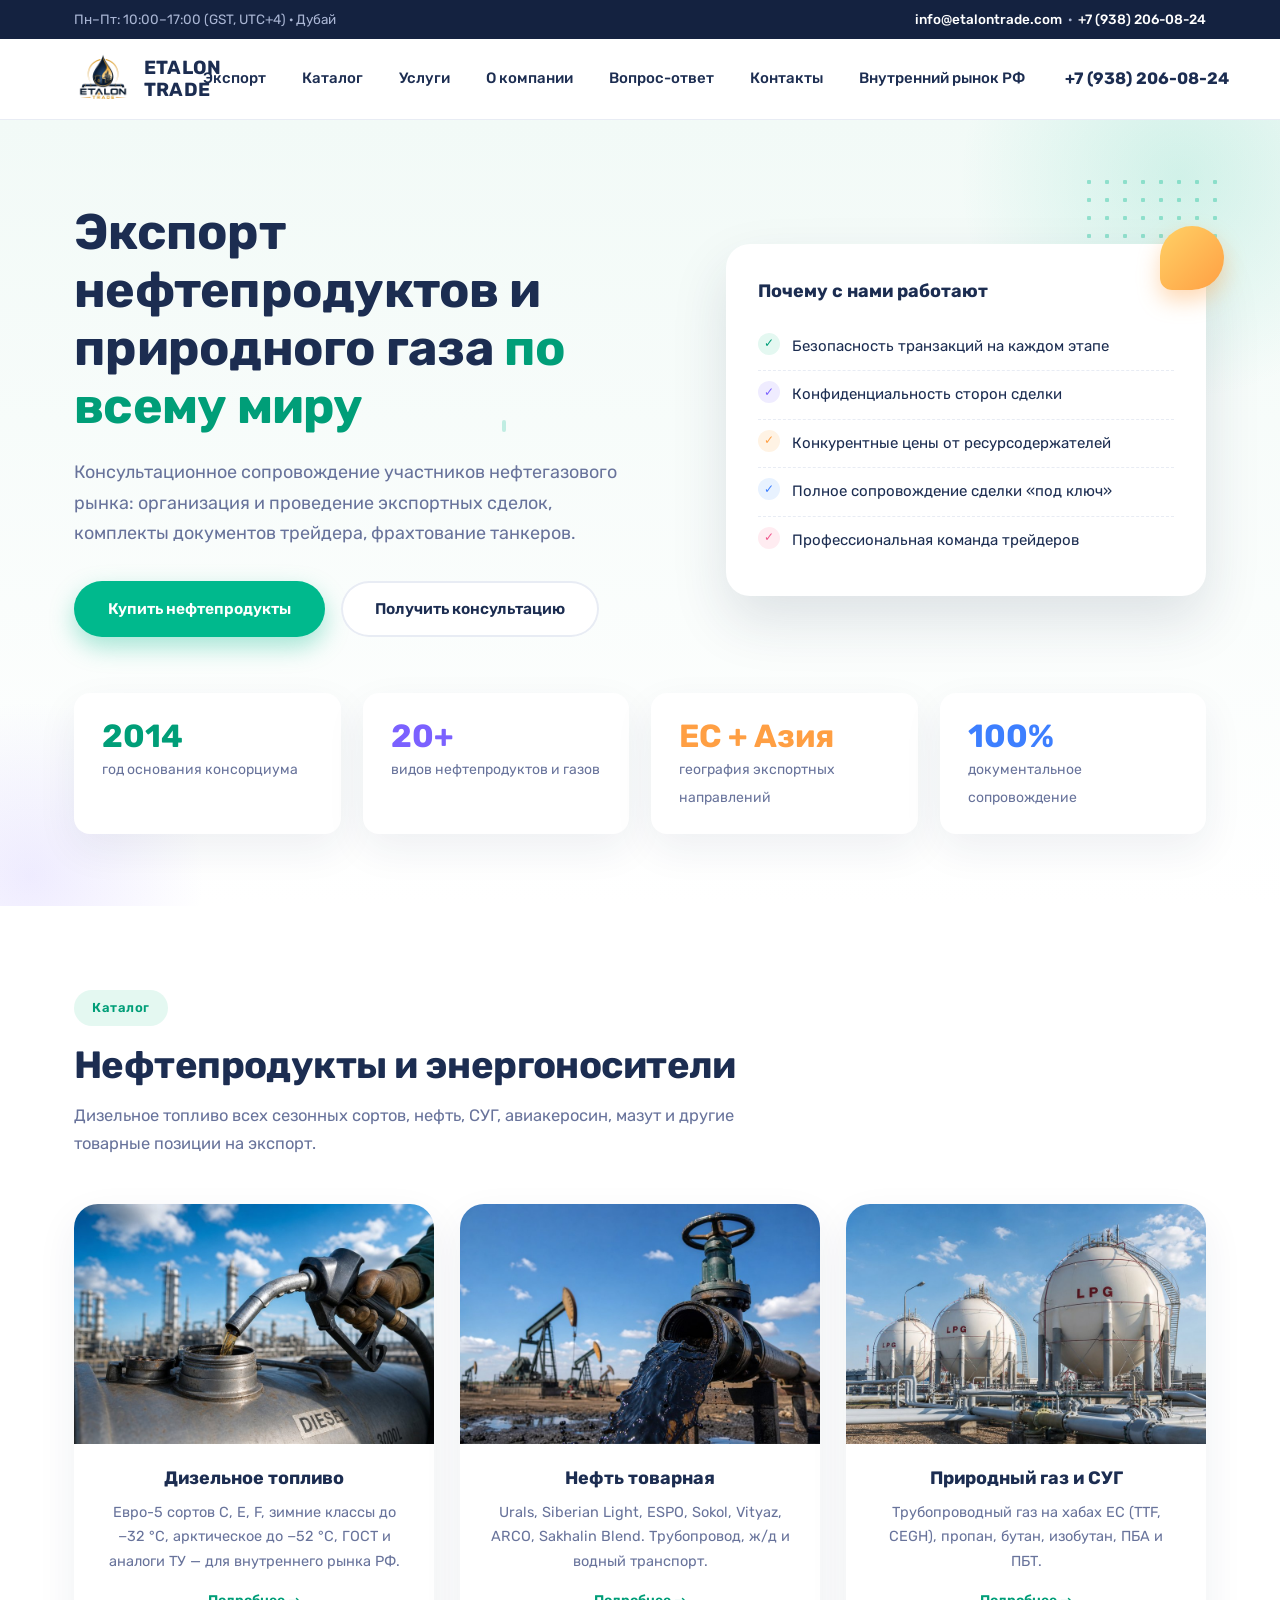
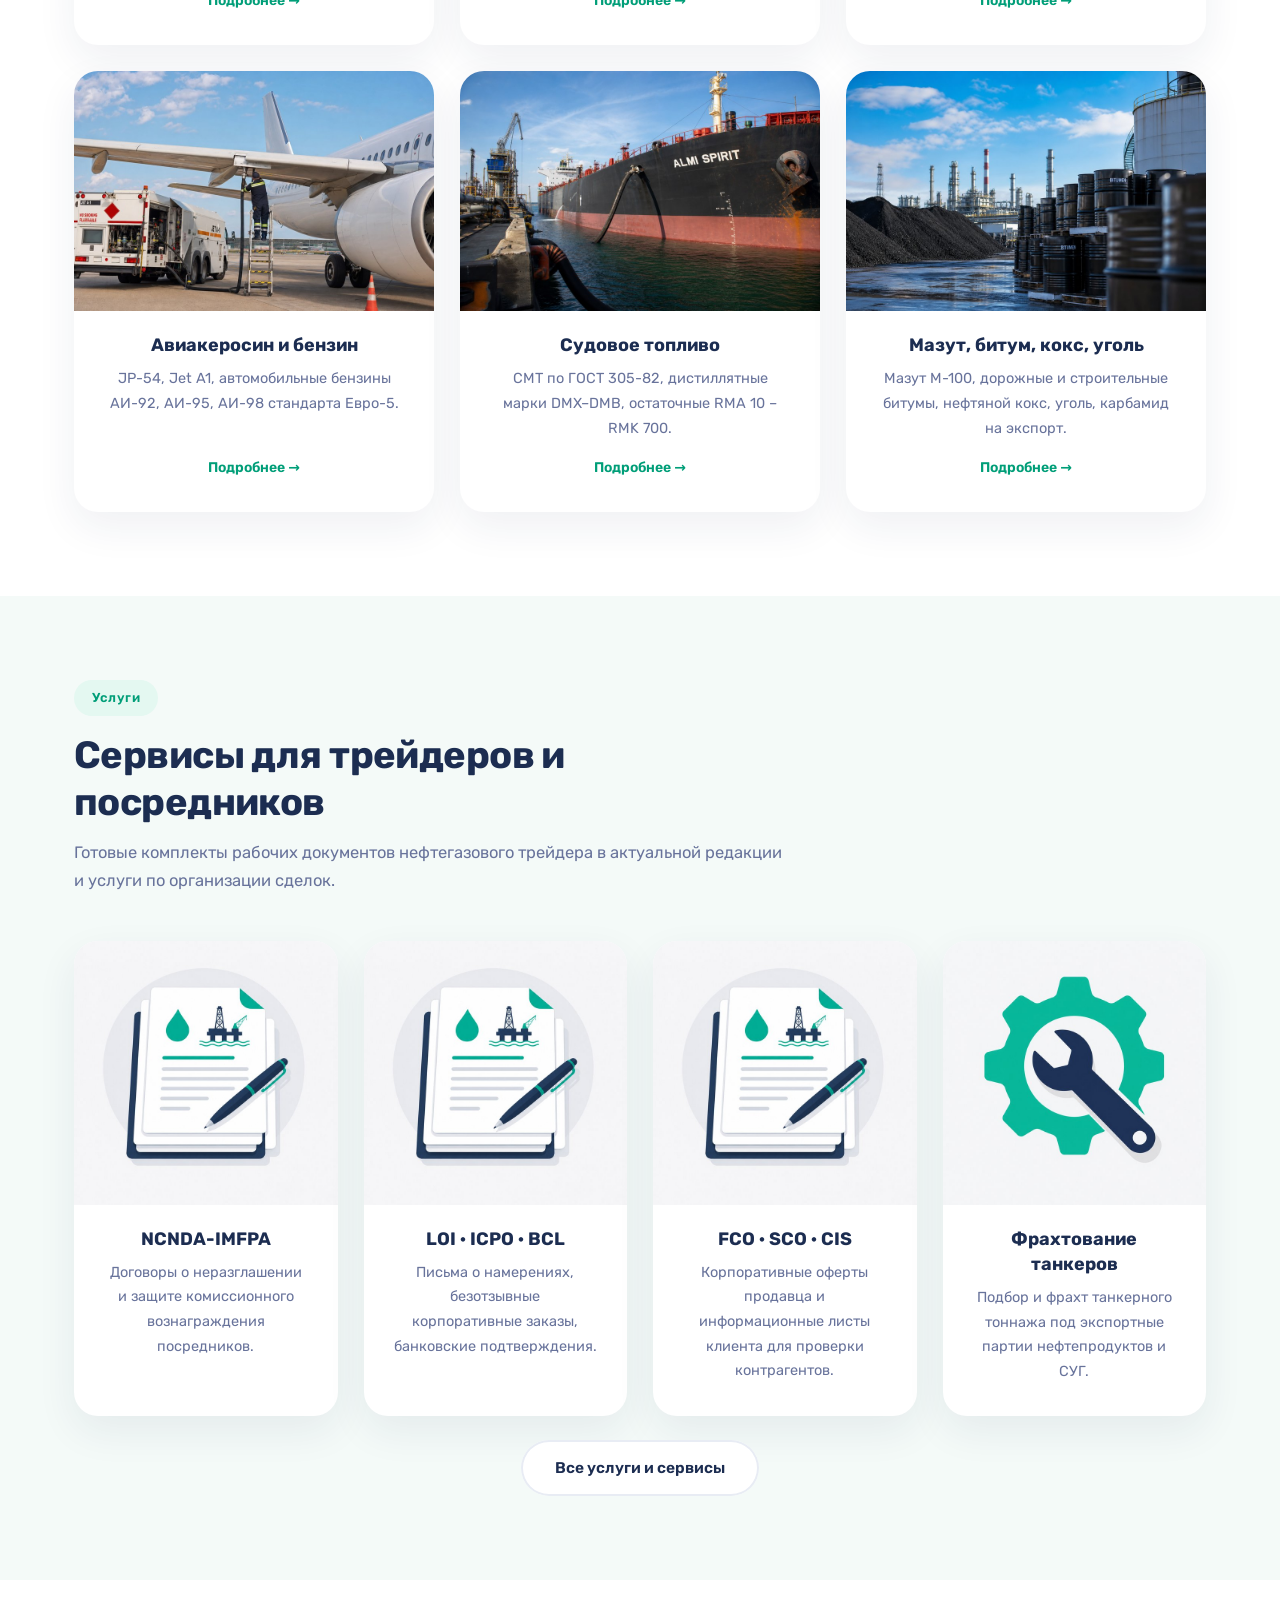
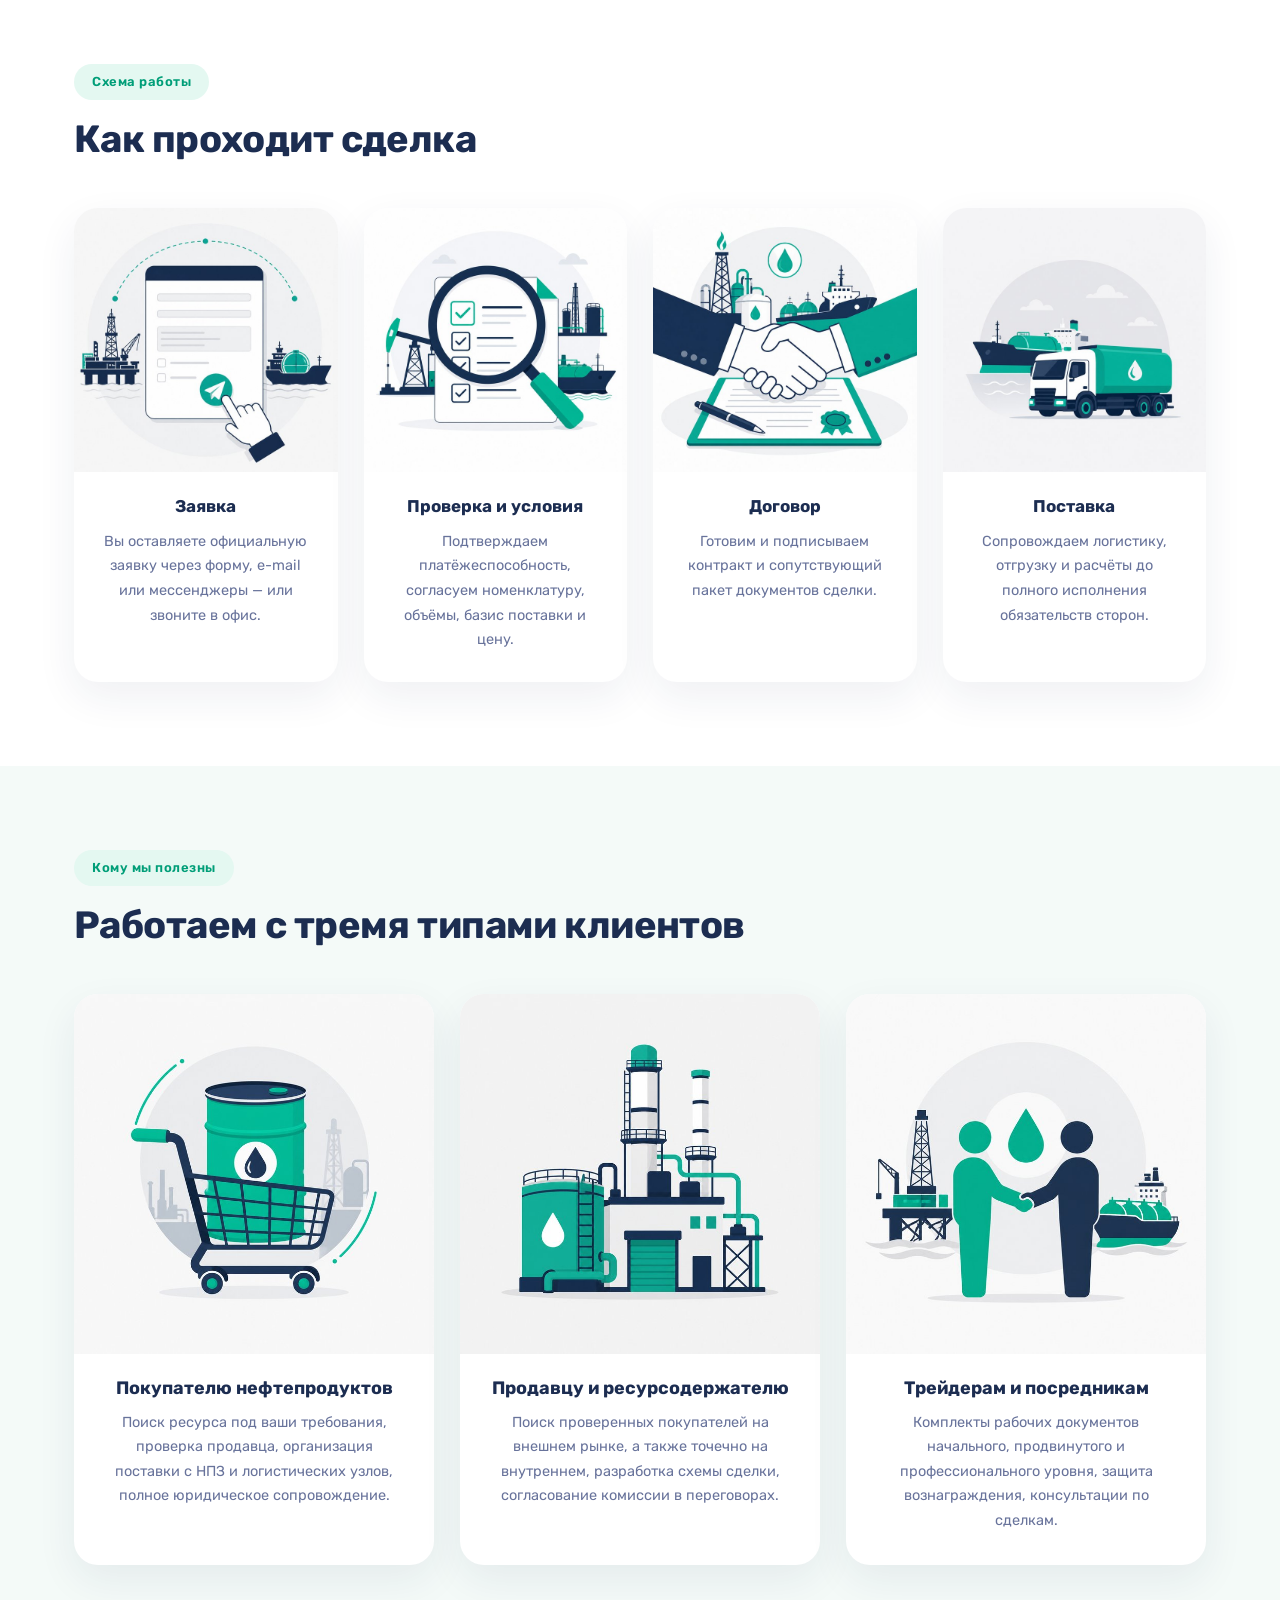
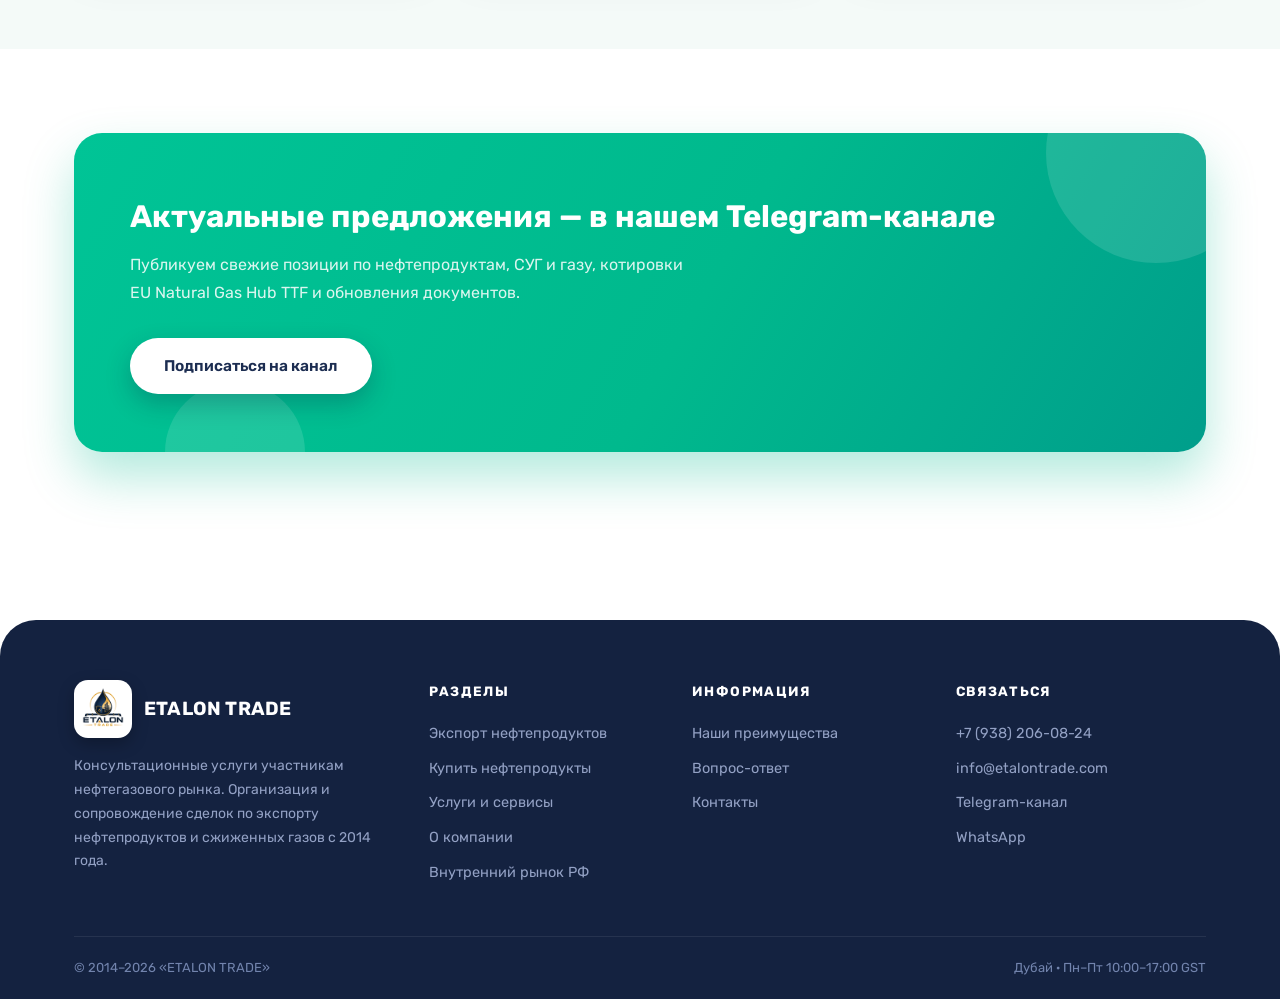
<file: index.html>
<!DOCTYPE html>
<html lang="ru">
<head>
<meta charset="UTF-8">
<meta name="viewport" content="width=device-width, initial-scale=1.0">
<title>ETALON TRADE — экспорт нефтепродуктов и природного газа, сопровождение сделок</title>
<meta name="description" content="Компания ETALON TRADE: консультационное сопровождение сделок с нефтепродуктами, СУГ и природным газом, документы нефтегазового трейдера, фрахтование танкеров.">
<link rel="preconnect" href="https://fonts.googleapis.com">
<link rel="preconnect" href="https://fonts.gstatic.com" crossorigin>
<link href="https://fonts.googleapis.com/css2?family=Rubik:wght@400;500;600;700&display=swap" rel="stylesheet">
<link rel="icon" type="image/png" href="assets/logo.png">
<link rel="stylesheet" href="assets/styles.css">
</head>
<body>

<div class="topbar">
  <div class="container">
    <div>Пн–Пт: 10:00–17:00 (GST, UTC+4) · Дубай</div>
    <div><a href="mailto:info@etalontrade.com">info@etalontrade.com</a> &nbsp;·&nbsp; <a href="tel:+79382060824">+7 (938) 206-08-24</a></div>
  </div>
</div>

<header class="header">
  <div class="container">
    <a class="logo" href="index.html">
      <img class="logo-img" src="assets/logo.png" alt="ETALON TRADE">
      <span>ETALON TRADE</span>
    </a>
    <nav class="nav">
      <a href="export.html">Экспорт</a>
      <a href="catalog.html">Каталог</a>
      <a href="services.html">Услуги</a>
      <a href="company.html">О компании</a>
      <a href="faq.html">Вопрос-ответ</a>
      <a href="contacts.html">Контакты</a>
      <a href="domestic.html">Внутренний рынок РФ</a>
    </nav>
    <div class="header-phone">
      <a href="tel:+79382060824">+7 (938) 206-08-24</a>
      
    </div>
    <button class="burger" aria-label="Меню"><span></span><span></span><span></span></button>
  </div>
</header>

<section class="hero">
  <div class="container">
    <div class="hero-grid">
      <div>
        <h1>Экспорт нефтепродуктов и природного газа <em>по всему миру</em></h1>
        <p class="lead">Консультационное сопровождение участников нефтегазового рынка: организация и проведение экспортных сделок, комплекты документов трейдера, фрахтование танкеров.</p>
        <div class="hero-actions">
          <a class="btn btn-primary" href="catalog.html">Купить нефтепродукты</a>
          <a class="btn btn-outline" href="contacts.html">Получить консультацию</a>
        </div>
      </div>
      <div class="hero-card">
        <h3>Почему с нами работают</h3>
        <ul>
          <li>Безопасность транзакций на каждом этапе</li>
          <li>Конфиденциальность сторон сделки</li>
          <li>Конкурентные цены от ресурсодержателей</li>
          <li>Полное сопровождение сделки «под ключ»</li>
          <li>Профессиональная команда трейдеров</li>
        </ul>
      </div>
    </div>

    <div class="stats">
      <div class="stat"><b>2014</b><span>год основания консорциума</span></div>
      <div class="stat"><b>20+</b><span>видов нефтепродуктов и газов</span></div>
      <div class="stat"><b>ЕС + Азия</b><span>география экспортных направлений</span></div>
      <div class="stat"><b>100%</b><span>документальное сопровождение</span></div>
    </div>
  </div>
</section>

<section class="section">
  <div class="container">
    <div class="section-head">
      <span class="eyebrow">Каталог</span>
      <h2>Нефтепродукты и энергоносители</h2>
      <p>Дизельное топливо всех сезонных сортов, нефть, СУГ, авиакеросин, мазут и другие товарные позиции на экспорт.</p>
    </div>
    <div class="grid grid-3">
      <a class="card" href="domestic.html#diesel">
        <img class="card-photo" src="assets/illus-photo-diesel.jpg" alt="Дизельное топливо">
        <h3>Дизельное топливо</h3>
        <p>Евро-5 сортов C, E, F, зимние классы до −32 °C, арктическое до −52 °C, ГОСТ и аналоги ТУ — для внутреннего рынка РФ.</p>
        <span class="card-link">Подробнее →</span>
      </a>
      <a class="card" href="catalog.html#export">
        <img class="card-photo" src="assets/illus-photo-oil.jpg" alt="Нефть товарная">
        <h3>Нефть товарная</h3>
        <p>Urals, Siberian Light, ESPO, Sokol, Vityaz, ARCO, Sakhalin Blend. Трубопровод, ж/д и водный транспорт.</p>
        <span class="card-link">Подробнее →</span>
      </a>
      <a class="card" href="catalog.html#gas">
        <img class="card-photo" src="assets/illus-photo-gas.jpg" alt="Природный газ и СУГ">
        <h3>Природный газ и СУГ</h3>
        <p>Трубопроводный газ на хабах ЕС (TTF, CEGH), пропан, бутан, изобутан, ПБА и ПБТ.</p>
        <span class="card-link">Подробнее →</span>
      </a>
      <a class="card" href="catalog.html#export">
        <img class="card-photo" src="assets/illus-photo-aviation.jpg" alt="Авиакеросин и бензин">
        <h3>Авиакеросин и бензин</h3>
        <p>JP-54, Jet A1, автомобильные бензины АИ-92, АИ-95, АИ-98 стандарта Евро-5.</p>
        <span class="card-link">Подробнее →</span>
      </a>
      <a class="card" href="catalog.html#marine">
        <img class="card-photo" src="assets/illus-photo-marine.jpg" alt="Судовое топливо">
        <h3>Судовое топливо</h3>
        <p>СМТ по ГОСТ 305-82, дистиллятные марки DMX–DMB, остаточные RMA 10 – RMK 700.</p>
        <span class="card-link">Подробнее →</span>
      </a>
      <a class="card" href="catalog.html#other">
        <img class="card-photo" src="assets/illus-photo-solid.jpg" alt="Мазут, битум, кокс, уголь">
        <h3>Мазут, битум, кокс, уголь</h3>
        <p>Мазут М-100, дорожные и строительные битумы, нефтяной кокс, уголь, карбамид на экспорт.</p>
        <span class="card-link">Подробнее →</span>
      </a>
    </div>
  </div>
</section>

<section class="section alt">
  <div class="container">
    <div class="section-head">
      <span class="eyebrow">Услуги</span>
      <h2>Сервисы для трейдеров и посредников</h2>
      <p>Готовые комплекты рабочих документов нефтегазового трейдера в актуальной редакции и услуги по организации сделок.</p>
    </div>
    <div class="grid grid-4">
      <a class="card" href="services.html">
        <img class="card-photo" src="assets/illus-tag-documents.jpg" alt="Документы">
        <h3>NCNDA-IMFPA</h3>
        <p>Договоры о неразглашении и защите комиссионного вознаграждения посредников.</p>
      </a>
      <a class="card" href="services.html">
        <img class="card-photo" src="assets/illus-tag-documents.jpg" alt="Документы">
        <h3>LOI · ICPO · BCL</h3>
        <p>Письма о намерениях, безотзывные корпоративные заказы, банковские подтверждения.</p>
      </a>
      <a class="card" href="services.html">
        <img class="card-photo" src="assets/illus-tag-documents.jpg" alt="Документы">
        <h3>FCO · SCO · CIS</h3>
        <p>Корпоративные оферты продавца и информационные листы клиента для проверки контрагентов.</p>
      </a>
      <a class="card" href="services.html">
        <img class="card-photo" src="assets/illus-tag-service.jpg" alt="Сервис">
        <h3>Фрахтование танкеров</h3>
        <p>Подбор и фрахт танкерного тоннажа под экспортные партии нефтепродуктов и СУГ.</p>
      </a>
    </div>
    <div class="mt-24" style="text-align:center">
      <a class="btn btn-outline" href="services.html">Все услуги и сервисы</a>
    </div>
  </div>
</section>

<section class="section">
  <div class="container">
    <div class="section-head">
      <span class="eyebrow">Схема работы</span>
      <h2>Как проходит сделка</h2>
    </div>
    <div class="steps no-numbers">
      <div class="step">
        <img class="step-photo" src="assets/illus-step-request.jpg" alt="Заявка">
        <h3>Заявка</h3>
        <p>Вы оставляете официальную заявку через форму, e-mail или мессенджеры — или звоните в офис.</p>
      </div>
      <div class="step">
        <img class="step-photo" src="assets/illus-step-verification.jpg" alt="Проверка и условия">
        <h3>Проверка и условия</h3>
        <p>Подтверждаем платёжеспособность, согласуем номенклатуру, объёмы, базис поставки и цену.</p>
      </div>
      <div class="step">
        <img class="step-photo" src="assets/illus-step-contract.jpg" alt="Договор">
        <h3>Договор</h3>
        <p>Готовим и подписываем контракт и сопутствующий пакет документов сделки.</p>
      </div>
      <div class="step">
        <img class="step-photo" src="assets/illus-step-delivery.jpg" alt="Поставка">
        <h3>Поставка</h3>
        <p>Сопровождаем логистику, отгрузку и расчёты до полного исполнения обязательств сторон.</p>
      </div>
    </div>
  </div>
</section>

<section class="section alt">
  <div class="container">
    <div class="section-head">
      <span class="eyebrow">Кому мы полезны</span>
      <h2>Работаем с тремя типами клиентов</h2>
    </div>
    <div class="grid grid-3">
      <div class="card">
        <img class="card-photo" src="assets/illus-buyer.jpg" alt="Покупателю нефтепродуктов">
        <h3>Покупателю нефтепродуктов</h3>
        <p>Поиск ресурса под ваши требования, проверка продавца, организация поставки с НПЗ и логистических узлов, полное юридическое сопровождение.</p>
      </div>
      <div class="card">
        <img class="card-photo" src="assets/illus-seller.jpg" alt="Продавцу и ресурсодержателю">
        <h3>Продавцу и ресурсодержателю</h3>
        <p>Поиск проверенных покупателей на внешнем рынке, а также точечно на внутреннем, разработка схемы сделки, согласование комиссии в переговорах.</p>
      </div>
      <div class="card">
        <img class="card-photo" src="assets/illus-traders.jpg" alt="Трейдерам и посредникам">
        <h3>Трейдерам и посредникам</h3>
        <p>Комплекты рабочих документов начального, продвинутого и профессионального уровня, защита вознаграждения, консультации по сделкам.</p>
      </div>
    </div>
  </div>
</section>

<section class="section">
  <div class="container">
    <div class="cta">
      <div>
        <h2>Актуальные предложения — в нашем Telegram-канале</h2>
        <p>Публикуем свежие позиции по нефтепродуктам, СУГ и газу, котировки EU Natural Gas Hub TTF и обновления документов.</p>
      </div>
      <a class="btn btn-light" href="#" target="_blank" rel="noopener">Подписаться на канал</a>
    </div>
  </div>
</section>

<footer class="footer">
  <div class="container">
    <div class="footer-grid">
      <div>
        <a class="logo" href="index.html">
          <img class="logo-img" src="assets/logo.png" alt="ETALON TRADE">
          <span>ETALON TRADE</span>
        </a>
        <p class="foot-about">Консультационные услуги участникам нефтегазового рынка. Организация и сопровождение сделок по экспорту нефтепродуктов и сжиженных газов с 2014 года.</p>
      </div>
      <div>
        <h4>Разделы</h4>
        <ul>
          <li><a href="export.html">Экспорт нефтепродуктов</a></li>
          <li><a href="catalog.html">Купить нефтепродукты</a></li>
          <li><a href="services.html">Услуги и сервисы</a></li>
          <li><a href="company.html">О компании</a></li>
          <li><a href="domestic.html">Внутренний рынок РФ</a></li>
        </ul>
      </div>
      <div>
        <h4>Информация</h4>
        <ul>
          <li><a href="company.html#advantages">Наши преимущества</a></li>
          <li><a href="faq.html">Вопрос-ответ</a></li>
          <li><a href="contacts.html">Контакты</a></li>
        </ul>
      </div>
      <div>
        <h4>Связаться</h4>
        <ul>
          <li><a href="tel:+79382060824">+7 (938) 206-08-24</a></li>
          <li><a href="mailto:info@etalontrade.com">info@etalontrade.com</a></li>
          <li><a href="#" target="_blank" rel="noopener">Telegram-канал</a></li>
          <li><a href="#" target="_blank" rel="noopener">WhatsApp</a></li>
        </ul>
      </div>
    </div>
    <div class="footer-bottom">
      <span>© 2014–2026 «ETALON TRADE»</span>
      <span>Дубай · Пн–Пт 10:00–17:00 GST</span>
    </div>
  </div>
</footer>

<script src="assets/main.js"></script>
</body>
</html>
</file>
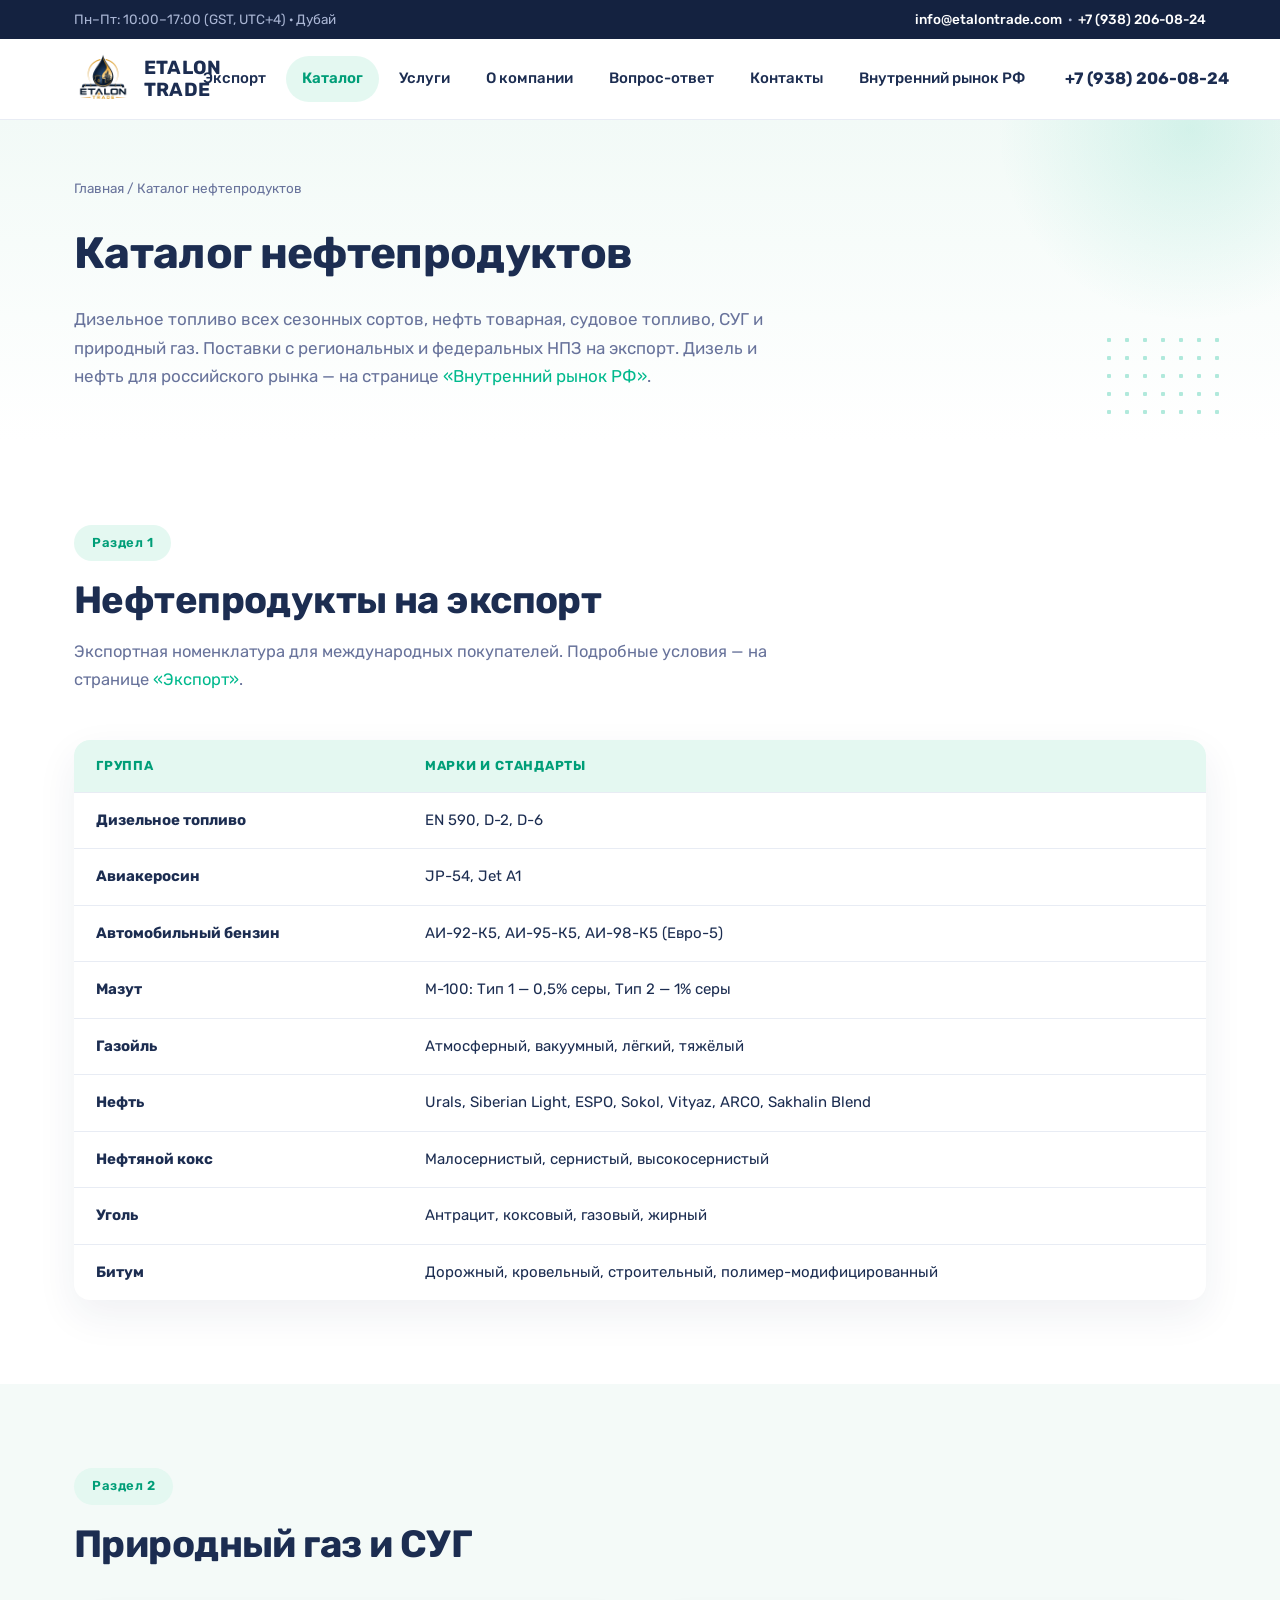
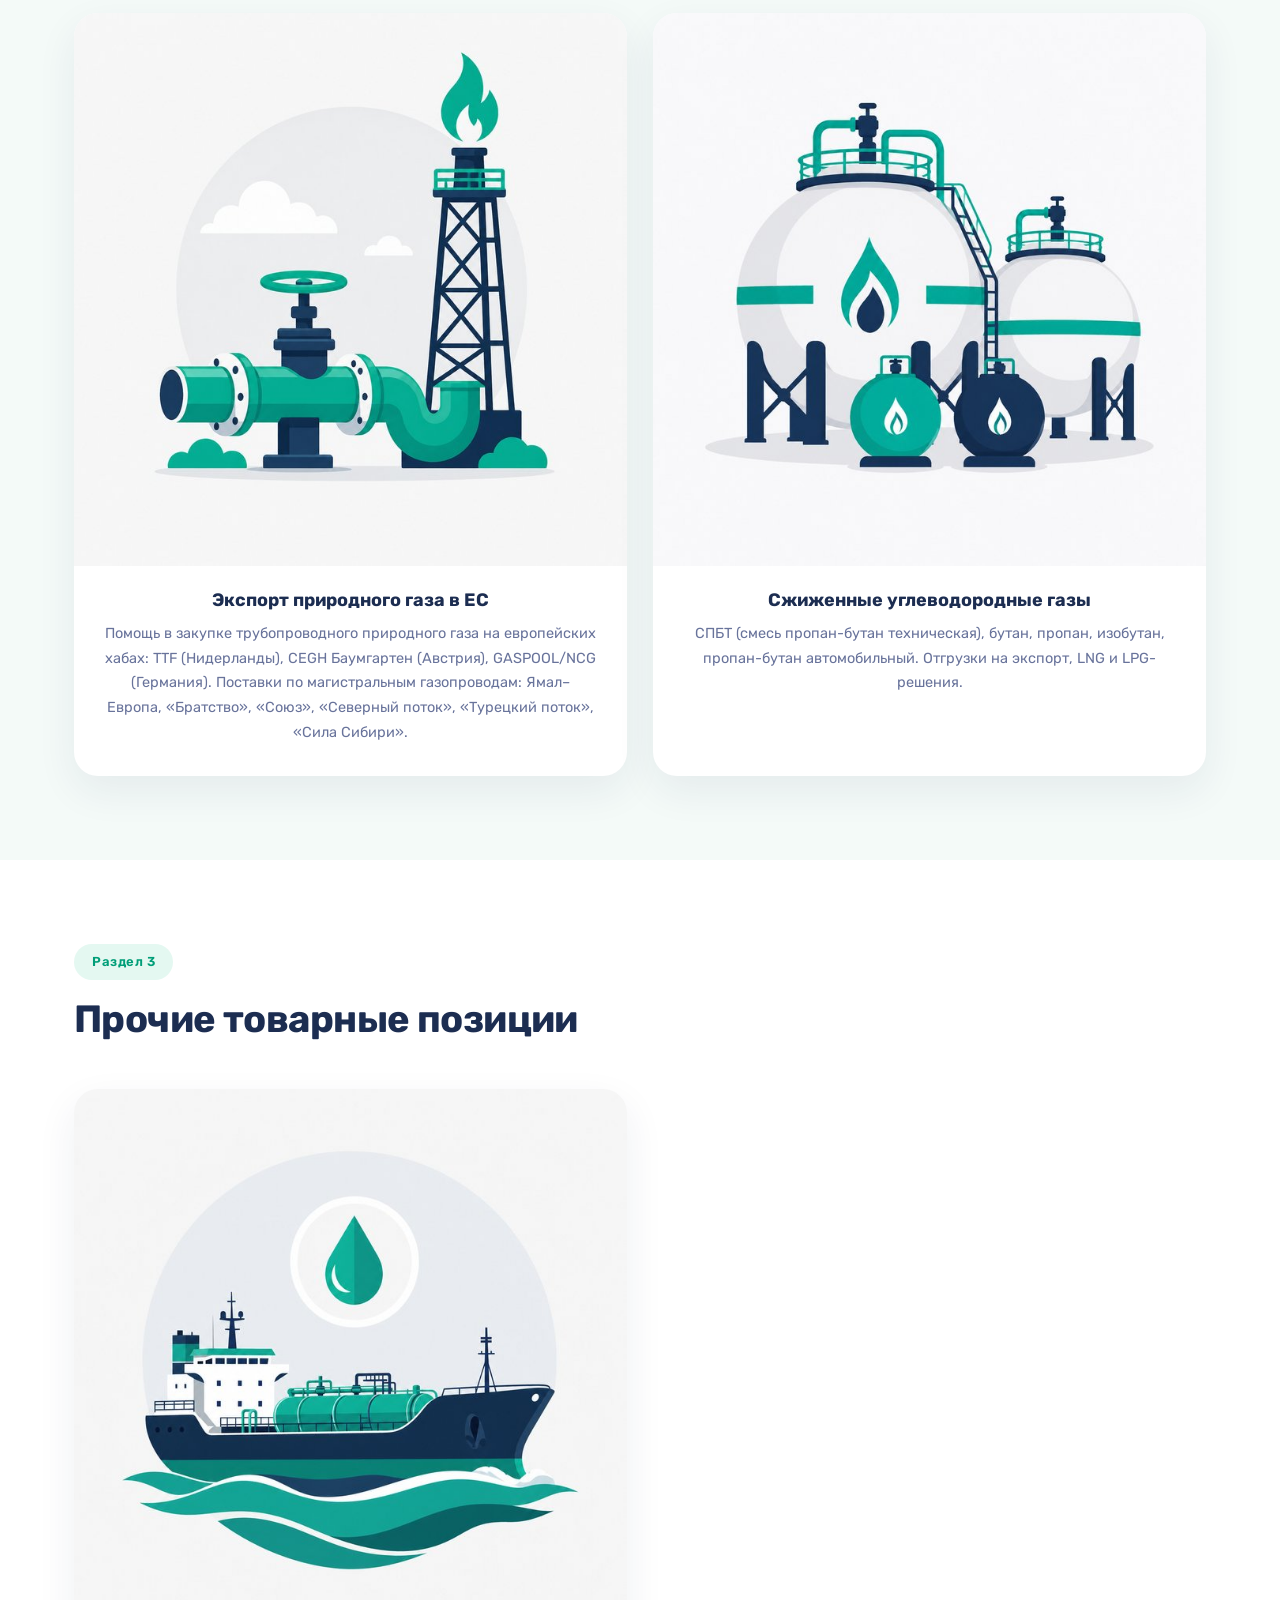
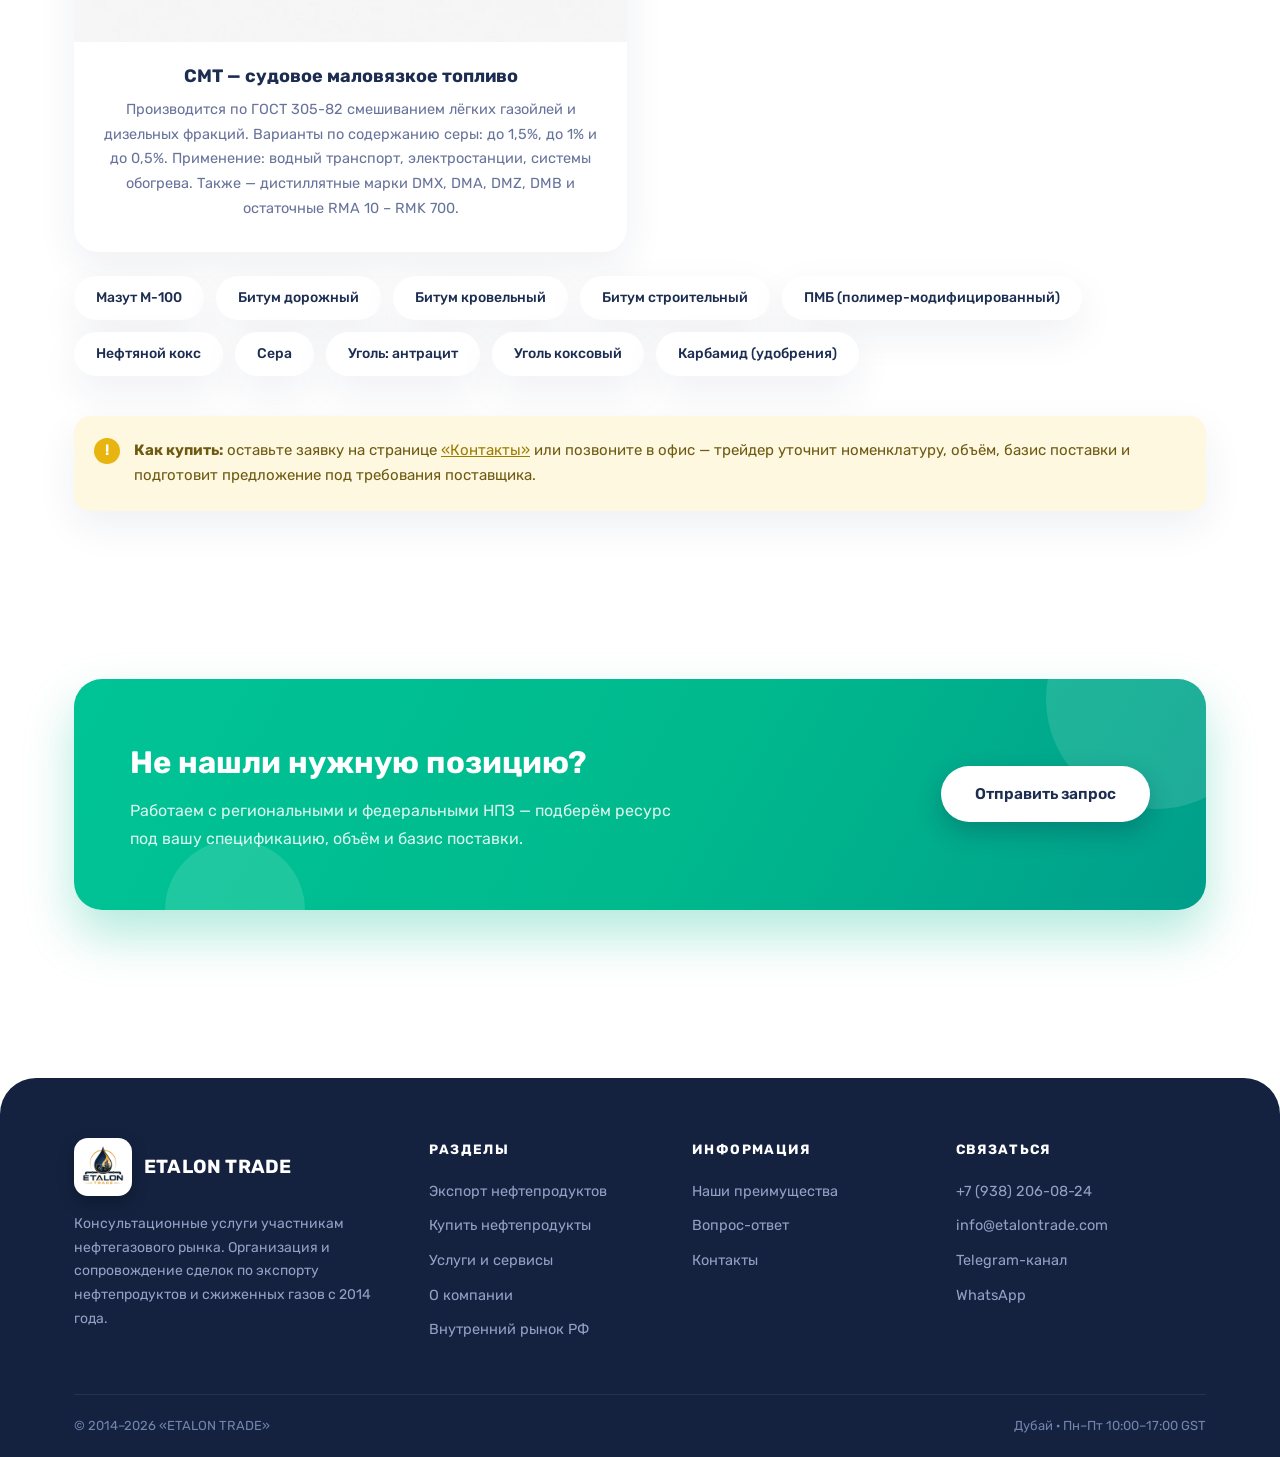
<file: catalog.html>
<!DOCTYPE html>
<html lang="ru">
<head>
<meta charset="UTF-8">
<meta name="viewport" content="width=device-width, initial-scale=1.0">
<title>Каталог нефтепродуктов — ETALON TRADE</title>
<meta name="description" content="Каталог нефтепродуктов на экспорт: дизельное топливо Евро-5 всех сезонных сортов, нефть товарная, СУГ, авиакеросин, мазут, битум, судовое топливо.">
<link rel="preconnect" href="https://fonts.googleapis.com">
<link rel="preconnect" href="https://fonts.gstatic.com" crossorigin>
<link href="https://fonts.googleapis.com/css2?family=Rubik:wght@400;500;600;700&display=swap" rel="stylesheet">
<link rel="icon" type="image/png" href="assets/logo.png">
<link rel="stylesheet" href="assets/styles.css">
</head>
<body>

<div class="topbar">
  <div class="container">
    <div>Пн–Пт: 10:00–17:00 (GST, UTC+4) · Дубай</div>
    <div><a href="mailto:info@etalontrade.com">info@etalontrade.com</a> &nbsp;·&nbsp; <a href="tel:+79382060824">+7 (938) 206-08-24</a></div>
  </div>
</div>

<header class="header">
  <div class="container">
    <a class="logo" href="index.html">
      <img class="logo-img" src="assets/logo.png" alt="ETALON TRADE">
      <span>ETALON TRADE</span>
    </a>
    <nav class="nav">
      <a href="export.html">Экспорт</a>
      <a href="catalog.html" class="active">Каталог</a>
      <a href="services.html">Услуги</a>
      <a href="company.html">О компании</a>
      <a href="faq.html">Вопрос-ответ</a>
      <a href="contacts.html">Контакты</a>
      <a href="domestic.html">Внутренний рынок РФ</a>
    </nav>
    <div class="header-phone">
      <a href="tel:+79382060824">+7 (938) 206-08-24</a>
      
    </div>
    <button class="burger" aria-label="Меню"><span></span><span></span><span></span></button>
  </div>
</header>

<div class="page-head">
  <div class="container">
    <div class="breadcrumbs"><a href="index.html">Главная</a> / Каталог нефтепродуктов</div>
    <h1>Каталог нефтепродуктов</h1>
    <p>Дизельное топливо всех сезонных сортов, нефть товарная, судовое топливо, СУГ и природный газ. Поставки с региональных и федеральных НПЗ на экспорт. Дизель и нефть для российского рынка — на странице <a href="domestic.html">«Внутренний рынок РФ»</a>.</p>
  </div>
</div>

<section class="section" id="export">
  <div class="container">
    <div class="section-head">
      <span class="eyebrow">Раздел 1</span>
      <h2>Нефтепродукты на экспорт</h2>
      <p>Экспортная номенклатура для международных покупателей. Подробные условия — на странице <a href="export.html">«Экспорт»</a>.</p>
    </div>
    <table class="spec-table">
      <thead>
        <tr><th>Группа</th><th>Марки и стандарты</th></tr>
      </thead>
      <tbody>
        <tr><td><b>Дизельное топливо</b></td><td>EN 590, D-2, D-6</td></tr>
        <tr><td><b>Авиакеросин</b></td><td>JP-54, Jet A1</td></tr>
        <tr><td><b>Автомобильный бензин</b></td><td>АИ-92-К5, АИ-95-К5, АИ-98-К5 (Евро-5)</td></tr>
        <tr><td><b>Мазут</b></td><td>М-100: Тип 1 — 0,5% серы, Тип 2 — 1% серы</td></tr>
        <tr><td><b>Газойль</b></td><td>Атмосферный, вакуумный, лёгкий, тяжёлый</td></tr>
        <tr><td><b>Нефть</b></td><td>Urals, Siberian Light, ESPO, Sokol, Vityaz, ARCO, Sakhalin Blend</td></tr>
        <tr><td><b>Нефтяной кокс</b></td><td>Малосернистый, сернистый, высокосернистый</td></tr>
        <tr><td><b>Уголь</b></td><td>Антрацит, коксовый, газовый, жирный</td></tr>
        <tr><td><b>Битум</b></td><td>Дорожный, кровельный, строительный, полимер-модифицированный</td></tr>
      </tbody>
    </table>
  </div>
</section>

<section class="section alt" id="gas">
  <div class="container">
    <div class="section-head">
      <span class="eyebrow">Раздел 2</span>
      <h2>Природный газ и СУГ</h2>
    </div>
    <div class="grid grid-2">
      <div class="card">
        <img class="card-photo" src="assets/illus-gas-natural.jpg" alt="Экспорт природного газа в ЕС">
        <h3>Экспорт природного газа в ЕС</h3>
        <p>Помощь в закупке трубопроводного природного газа на европейских хабах: TTF (Нидерланды), CEGH Баумгартен (Австрия), GASPOOL/NCG (Германия). Поставки по магистральным газопроводам: Ямал–Европа, «Братство», «Союз», «Северный поток», «Турецкий поток», «Сила Сибири».</p>
      </div>
      <div class="card">
        <img class="card-photo" src="assets/illus-gas-lpg.jpg" alt="Сжиженные углеводородные газы">
        <h3>Сжиженные углеводородные газы</h3>
        <p>СПБТ (смесь пропан-бутан техническая), бутан, пропан, изобутан, пропан-бутан автомобильный. Отгрузки на экспорт, LNG и LPG-решения.</p>
      </div>
    </div>
  </div>
</section>

<section class="section" id="other">
  <div class="container">
    <div class="section-head">
      <span class="eyebrow">Раздел 3</span>
      <h2>Прочие товарные позиции</h2>
    </div>
    <div class="grid grid-2">
      <div class="card" id="marine">
        <img class="card-photo" src="assets/illus-marine-fuel.jpg" alt="СМТ — судовое маловязкое топливо">
        <h3>СМТ — судовое маловязкое топливо</h3>
        <p>Производится по ГОСТ 305-82 смешиванием лёгких газойлей и дизельных фракций. Варианты по содержанию серы: до 1,5%, до 1% и до 0,5%. Применение: водный транспорт, электростанции, системы обогрева. Также — дистиллятные марки DMX, DMA, DMZ, DMB и остаточные RMA 10 – RMK 700.</p>
      </div>
    </div>
    <div class="badge-row mt-24">
      <span class="badge">Мазут М-100</span>
      <span class="badge">Битум дорожный</span>
      <span class="badge">Битум кровельный</span>
      <span class="badge">Битум строительный</span>
      <span class="badge">ПМБ (полимер-модифицированный)</span>
      <span class="badge">Нефтяной кокс</span>
      <span class="badge">Сера</span>
      <span class="badge">Уголь: антрацит</span>
      <span class="badge">Уголь коксовый</span>
      <span class="badge">Карбамид (удобрения)</span>
    </div>

    <div class="notice mt-40">
      <b>Как купить:</b> оставьте заявку на странице <a href="contacts.html">«Контакты»</a> или позвоните в офис — трейдер уточнит номенклатуру, объём, базис поставки и подготовит предложение под требования поставщика.
    </div>
  </div>
</section>

<section class="section">
  <div class="container">
    <div class="cta">
      <div>
        <h2>Не нашли нужную позицию?</h2>
        <p>Работаем с региональными и федеральными НПЗ — подберём ресурс под вашу спецификацию, объём и базис поставки.</p>
      </div>
      <a class="btn btn-light" href="contacts.html">Отправить запрос</a>
    </div>
  </div>
</section>

<footer class="footer">
  <div class="container">
    <div class="footer-grid">
      <div>
        <a class="logo" href="index.html">
          <img class="logo-img" src="assets/logo.png" alt="ETALON TRADE">
          <span>ETALON TRADE</span>
        </a>
        <p class="foot-about">Консультационные услуги участникам нефтегазового рынка. Организация и сопровождение сделок по экспорту нефтепродуктов и сжиженных газов с 2014 года.</p>
      </div>
      <div>
        <h4>Разделы</h4>
        <ul>
          <li><a href="export.html">Экспорт нефтепродуктов</a></li>
          <li><a href="catalog.html">Купить нефтепродукты</a></li>
          <li><a href="services.html">Услуги и сервисы</a></li>
          <li><a href="company.html">О компании</a></li>
          <li><a href="domestic.html">Внутренний рынок РФ</a></li>
        </ul>
      </div>
      <div>
        <h4>Информация</h4>
        <ul>
          <li><a href="company.html#advantages">Наши преимущества</a></li>
          <li><a href="faq.html">Вопрос-ответ</a></li>
          <li><a href="contacts.html">Контакты</a></li>
        </ul>
      </div>
      <div>
        <h4>Связаться</h4>
        <ul>
          <li><a href="tel:+79382060824">+7 (938) 206-08-24</a></li>
          <li><a href="mailto:info@etalontrade.com">info@etalontrade.com</a></li>
          <li><a href="#" target="_blank" rel="noopener">Telegram-канал</a></li>
          <li><a href="#" target="_blank" rel="noopener">WhatsApp</a></li>
        </ul>
      </div>
    </div>
    <div class="footer-bottom">
      <span>© 2014–2026 «ETALON TRADE»</span>
      <span>Дубай · Пн–Пт 10:00–17:00 GST</span>
    </div>
  </div>
</footer>

<script src="assets/main.js"></script>
</body>
</html>
</file>
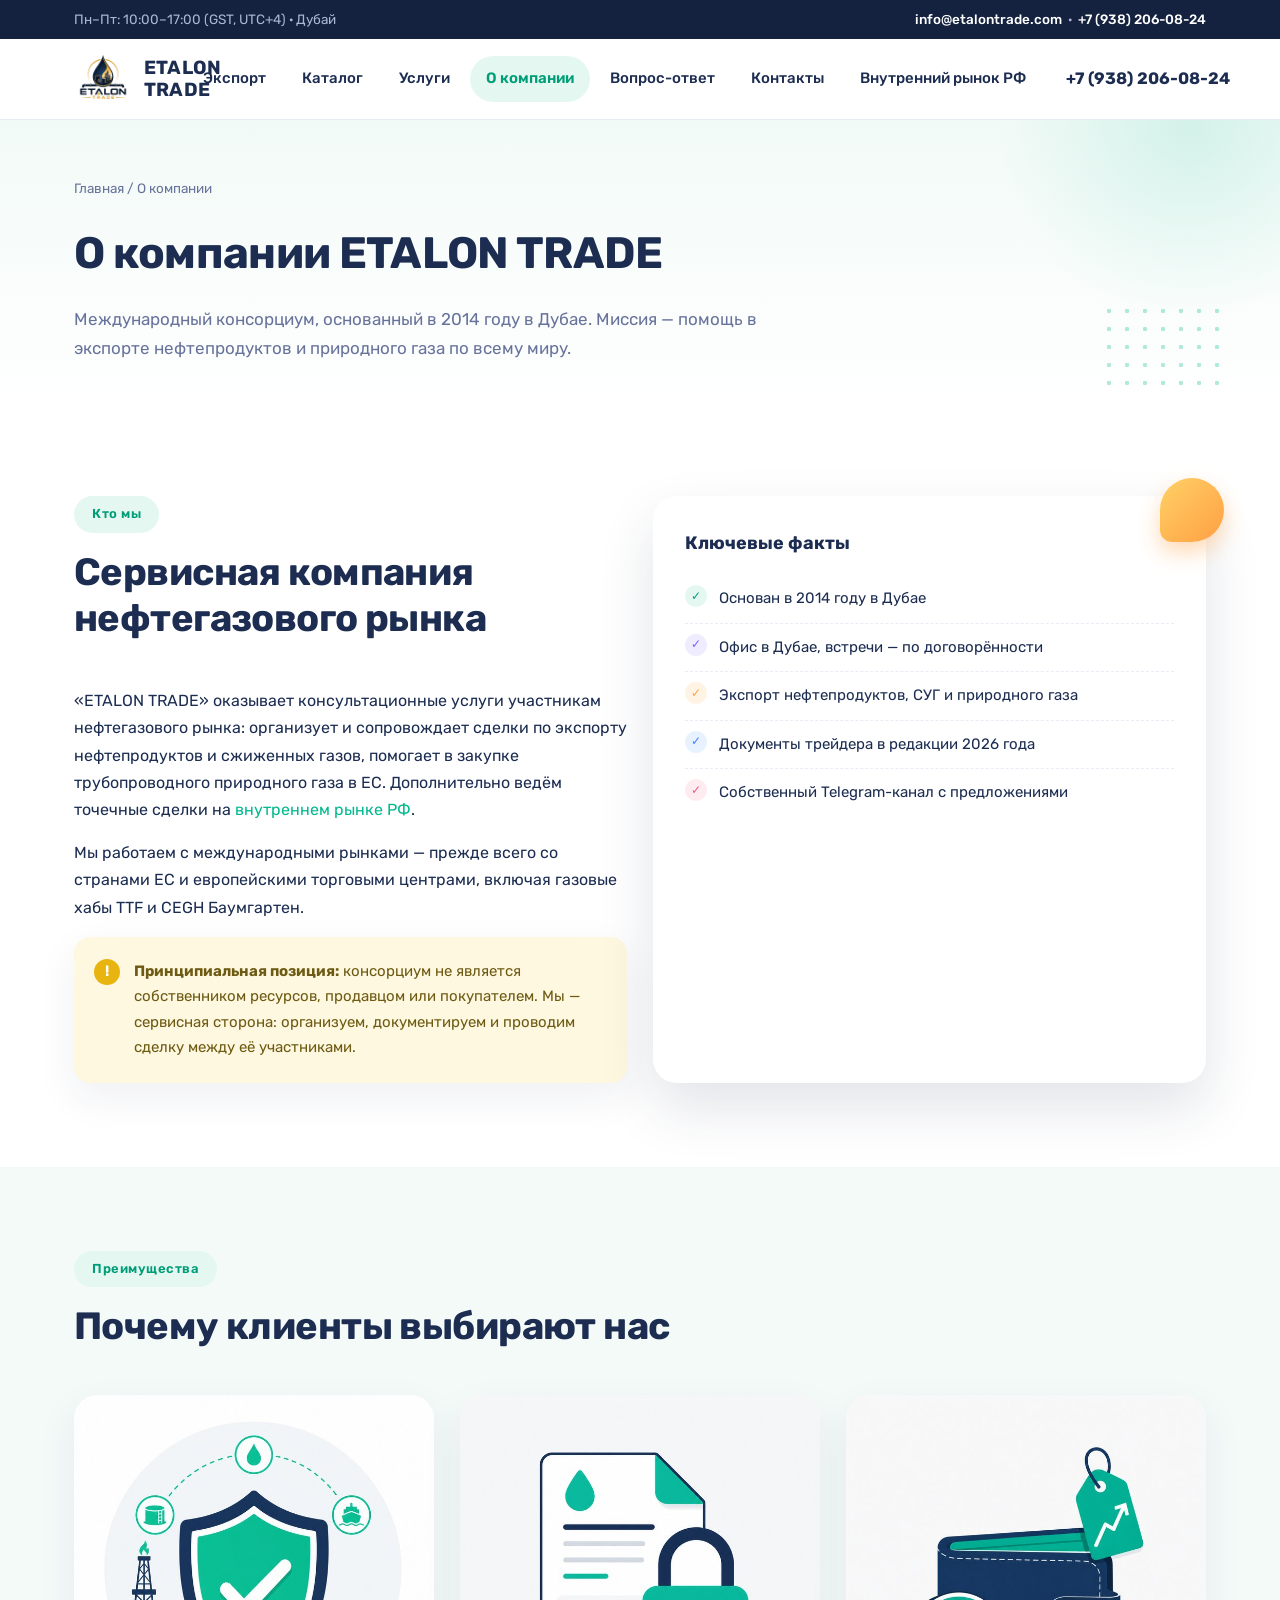
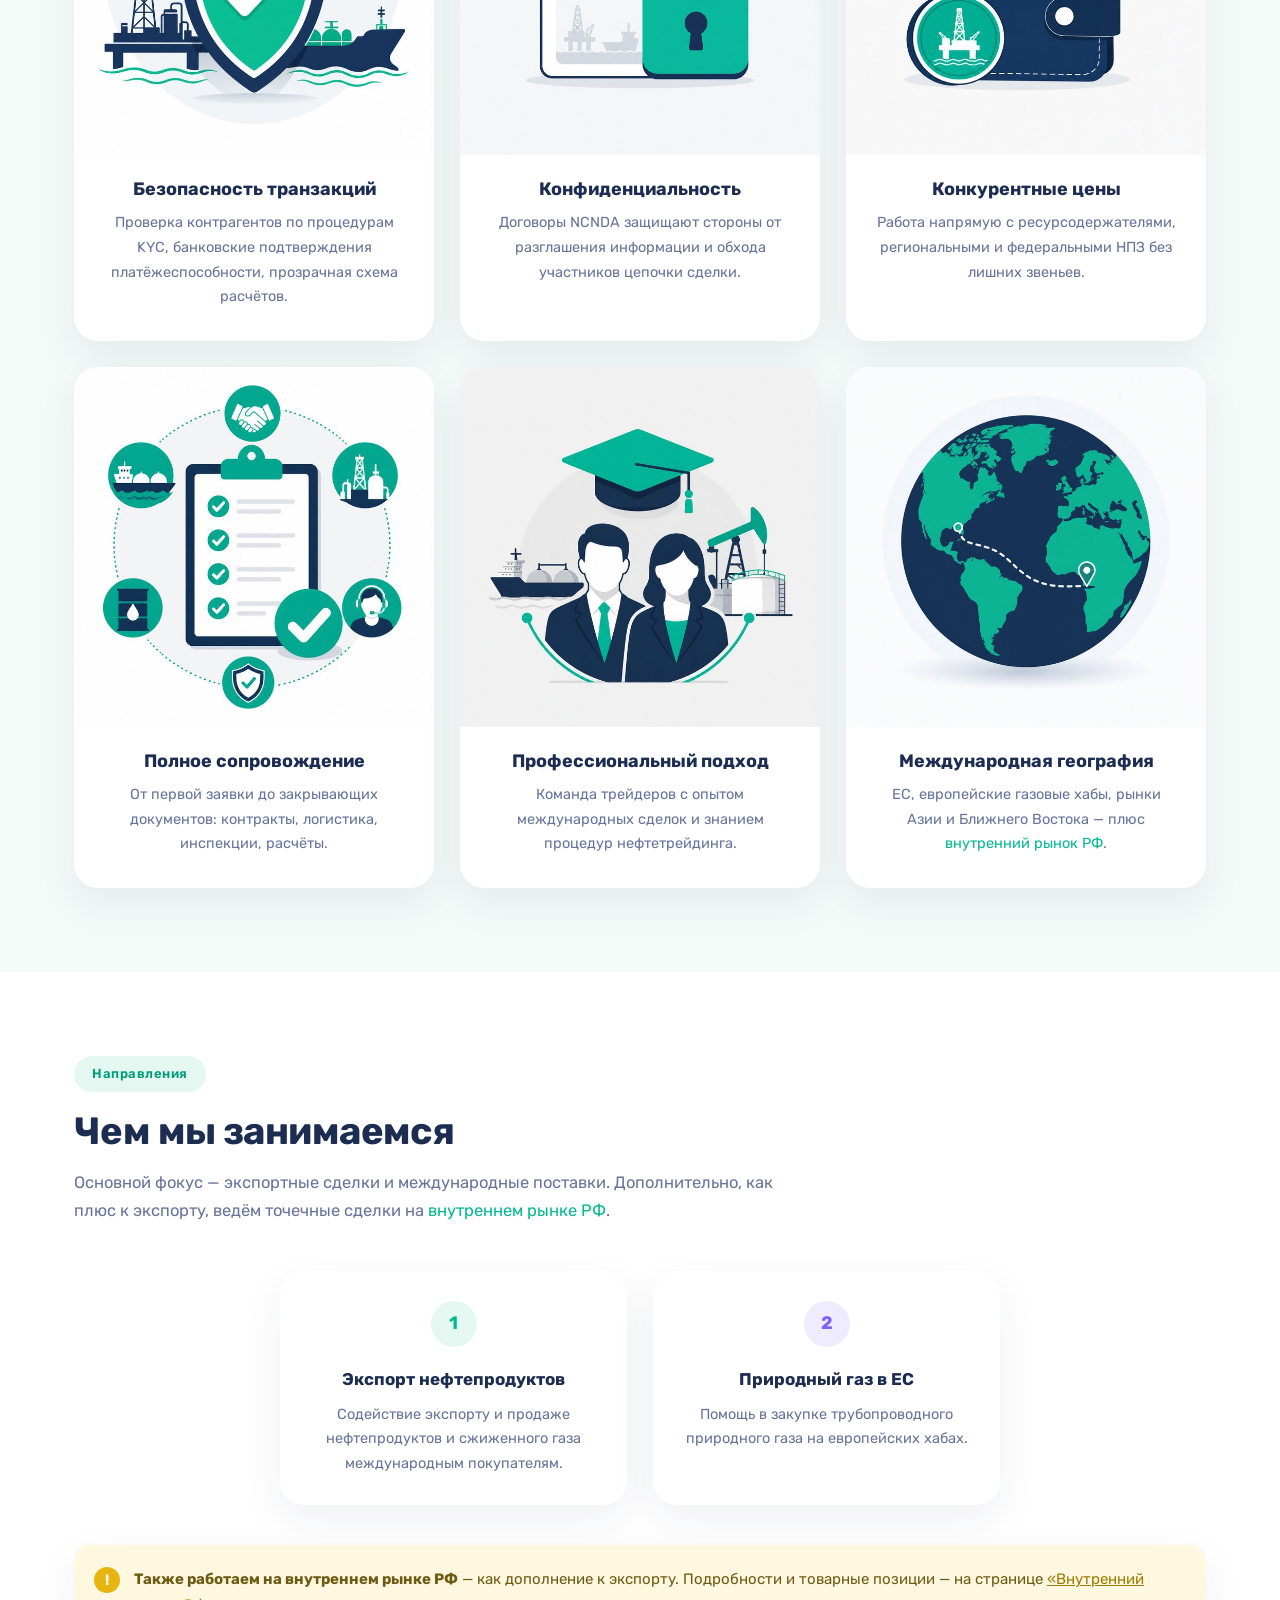
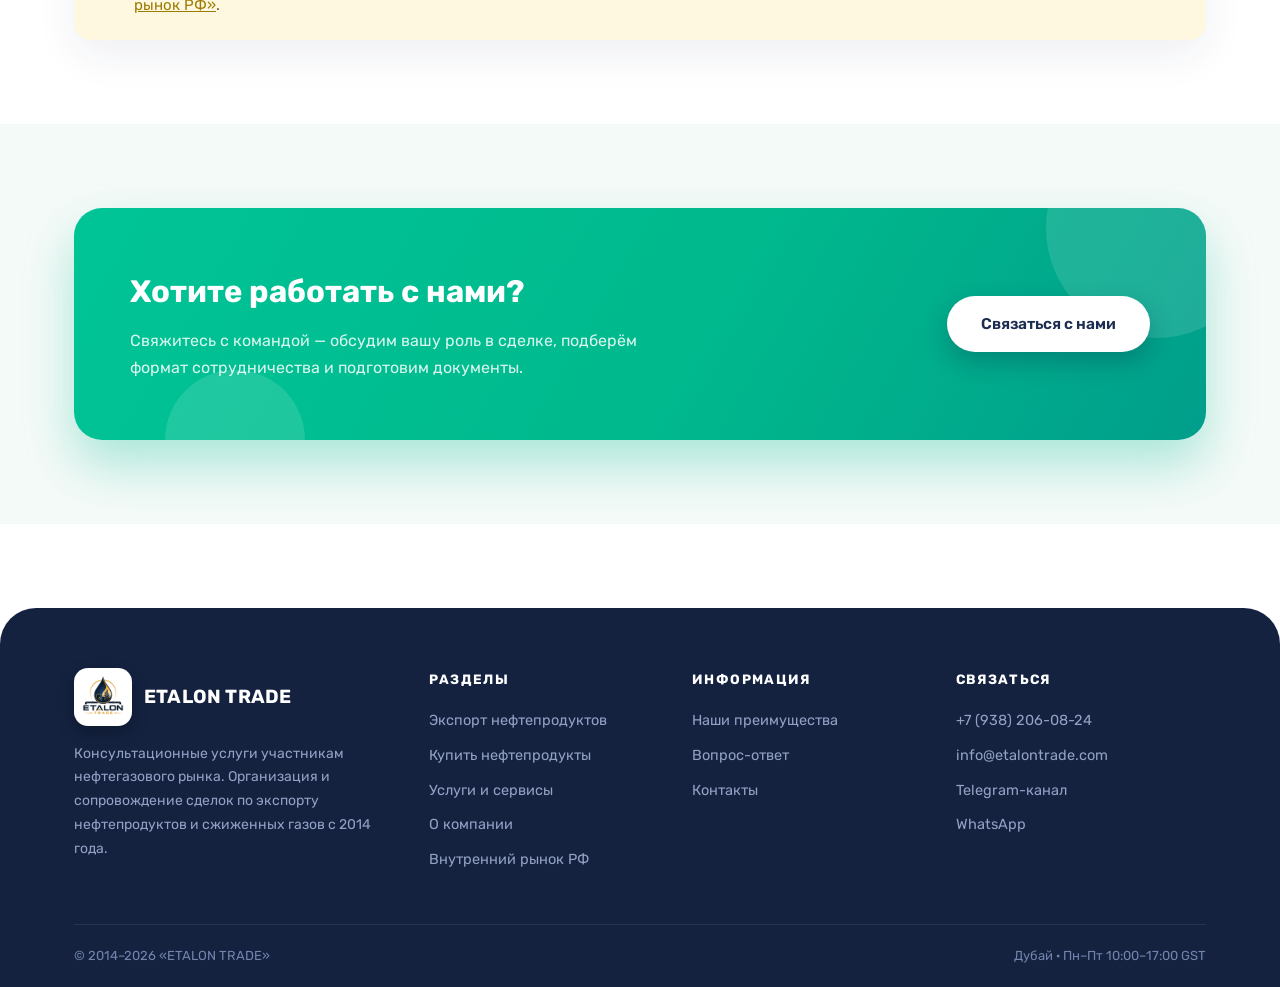
<file: company.html>
<!DOCTYPE html>
<html lang="ru">
<head>
<meta charset="UTF-8">
<meta name="viewport" content="width=device-width, initial-scale=1.0">
<title>О компании — ETALON TRADE</title>
<meta name="description" content="ETALON TRADE — консультационные услуги участникам нефтегазового рынка с 2014 года. Миссия, преимущества, принципы работы.">
<link rel="preconnect" href="https://fonts.googleapis.com">
<link rel="preconnect" href="https://fonts.gstatic.com" crossorigin>
<link href="https://fonts.googleapis.com/css2?family=Rubik:wght@400;500;600;700&display=swap" rel="stylesheet">
<link rel="icon" type="image/png" href="assets/logo.png">
<link rel="stylesheet" href="assets/styles.css">
</head>
<body>

<div class="topbar">
  <div class="container">
    <div>Пн–Пт: 10:00–17:00 (GST, UTC+4) · Дубай</div>
    <div><a href="mailto:info@etalontrade.com">info@etalontrade.com</a> &nbsp;·&nbsp; <a href="tel:+79382060824">+7 (938) 206-08-24</a></div>
  </div>
</div>

<header class="header">
  <div class="container">
    <a class="logo" href="index.html">
      <img class="logo-img" src="assets/logo.png" alt="ETALON TRADE">
      <span>ETALON TRADE</span>
    </a>
    <nav class="nav">
      <a href="export.html">Экспорт</a>
      <a href="catalog.html">Каталог</a>
      <a href="services.html">Услуги</a>
      <a href="company.html" class="active">О компании</a>
      <a href="faq.html">Вопрос-ответ</a>
      <a href="contacts.html">Контакты</a>
      <a href="domestic.html">Внутренний рынок РФ</a>
    </nav>
    <div class="header-phone">
      <a href="tel:+79382060824">+7 (938) 206-08-24</a>
      
    </div>
    <button class="burger" aria-label="Меню"><span></span><span></span><span></span></button>
  </div>
</header>

<div class="page-head">
  <div class="container">
    <div class="breadcrumbs"><a href="index.html">Главная</a> / О компании</div>
    <h1>О компании ETALON TRADE</h1>
    <p>Международный консорциум, основанный в 2014 году в Дубае. Миссия — помощь в экспорте нефтепродуктов и природного газа по всему миру.</p>
  </div>
</div>

<section class="section">
  <div class="container">
    <div class="grid grid-2">
      <div>
        <div class="section-head">
          <span class="eyebrow">Кто мы</span>
          <h2>Сервисная компания нефтегазового рынка</h2>
        </div>
        <p style="margin-bottom:16px">«ETALON TRADE» оказывает консультационные услуги участникам нефтегазового рынка: организует и сопровождает сделки по экспорту нефтепродуктов и сжиженных газов, помогает в закупке трубопроводного природного газа в ЕС. Дополнительно ведём точечные сделки на <a href="domestic.html">внутреннем рынке РФ</a>.</p>
        <p style="margin-bottom:16px">Мы работаем с международными рынками — прежде всего со странами ЕС и европейскими торговыми центрами, включая газовые хабы TTF и CEGH Баумгартен.</p>
        <div class="notice">
          <b>Принципиальная позиция:</b> консорциум не является собственником ресурсов, продавцом или покупателем. Мы — сервисная сторона: организуем, документируем и проводим сделку между её участниками.
        </div>
      </div>
      <div class="hero-card">
        <h3>Ключевые факты</h3>
        <ul>
          <li>Основан в 2014 году в Дубае</li>
          <li>Офис в Дубае, встречи — по договорённости</li>
          <li>Экспорт нефтепродуктов, СУГ и природного газа</li>
          <li>Документы трейдера в редакции 2026 года</li>
          <li>Собственный Telegram-канал с предложениями</li>
        </ul>
      </div>
    </div>
  </div>
</section>

<section class="section alt" id="advantages">
  <div class="container">
    <div class="section-head">
      <span class="eyebrow">Преимущества</span>
      <h2>Почему клиенты выбирают нас</h2>
    </div>
    <div class="grid grid-3">
      <div class="card">
        <img class="card-photo" src="assets/illus-security.jpg" alt="Безопасность транзакций">
        <h3>Безопасность транзакций</h3>
        <p>Проверка контрагентов по процедурам KYC, банковские подтверждения платёжеспособности, прозрачная схема расчётов.</p>
      </div>
      <div class="card">
        <img class="card-photo" src="assets/illus-confidentiality.jpg" alt="Конфиденциальность">
        <h3>Конфиденциальность</h3>
        <p>Договоры NCNDA защищают стороны от разглашения информации и обхода участников цепочки сделки.</p>
      </div>
      <div class="card">
        <img class="card-photo" src="assets/illus-prices.jpg" alt="Конкурентные цены">
        <h3>Конкурентные цены</h3>
        <p>Работа напрямую с ресурсодержателями, региональными и федеральными НПЗ без лишних звеньев.</p>
      </div>
      <div class="card">
        <img class="card-photo" src="assets/illus-support.jpg" alt="Полное сопровождение">
        <h3>Полное сопровождение</h3>
        <p>От первой заявки до закрывающих документов: контракты, логистика, инспекции, расчёты.</p>
      </div>
      <div class="card">
        <img class="card-photo" src="assets/illus-team.jpg" alt="Профессиональный подход">
        <h3>Профессиональный подход</h3>
        <p>Команда трейдеров с опытом международных сделок и знанием процедур нефтетрейдинга.</p>
      </div>
      <div class="card">
        <img class="card-photo" src="assets/illus-geography.jpg" alt="Международная география">
        <h3>Международная география</h3>
        <p>ЕС, европейские газовые хабы, рынки Азии и Ближнего Востока — плюс <a href="domestic.html">внутренний рынок РФ</a>.</p>
      </div>
    </div>
  </div>
</section>

<section class="section">
  <div class="container">
    <div class="section-head">
      <span class="eyebrow">Направления</span>
      <h2>Чем мы занимаемся</h2>
      <p>Основной фокус — экспортные сделки и международные поставки. Дополнительно, как плюс к экспорту, ведём точечные сделки на <a href="domestic.html">внутреннем рынке РФ</a>.</p>
    </div>
    <div class="steps steps-2">
      <div class="step">
        <h3>Экспорт нефтепродуктов</h3>
        <p>Содействие экспорту и продаже нефтепродуктов и сжиженного газа международным покупателям.</p>
      </div>
      <div class="step">
        <h3>Природный газ в ЕС</h3>
        <p>Помощь в закупке трубопроводного природного газа на европейских хабах.</p>
      </div>
    </div>

    <div class="notice mt-40">
      <b>Также работаем на внутреннем рынке РФ</b> — как дополнение к экспорту. Подробности и товарные позиции — на странице <a href="domestic.html">«Внутренний рынок РФ»</a>.
    </div>
  </div>
</section>

<section class="section alt">
  <div class="container">
    <div class="cta">
      <div>
        <h2>Хотите работать с нами?</h2>
        <p>Свяжитесь с командой — обсудим вашу роль в сделке, подберём формат сотрудничества и подготовим документы.</p>
      </div>
      <a class="btn btn-light" href="contacts.html">Связаться с нами</a>
    </div>
  </div>
</section>

<footer class="footer">
  <div class="container">
    <div class="footer-grid">
      <div>
        <a class="logo" href="index.html">
          <img class="logo-img" src="assets/logo.png" alt="ETALON TRADE">
          <span>ETALON TRADE</span>
        </a>
        <p class="foot-about">Консультационные услуги участникам нефтегазового рынка. Организация и сопровождение сделок по экспорту нефтепродуктов и сжиженных газов с 2014 года.</p>
      </div>
      <div>
        <h4>Разделы</h4>
        <ul>
          <li><a href="export.html">Экспорт нефтепродуктов</a></li>
          <li><a href="catalog.html">Купить нефтепродукты</a></li>
          <li><a href="services.html">Услуги и сервисы</a></li>
          <li><a href="company.html">О компании</a></li>
          <li><a href="domestic.html">Внутренний рынок РФ</a></li>
        </ul>
      </div>
      <div>
        <h4>Информация</h4>
        <ul>
          <li><a href="company.html#advantages">Наши преимущества</a></li>
          <li><a href="faq.html">Вопрос-ответ</a></li>
          <li><a href="contacts.html">Контакты</a></li>
        </ul>
      </div>
      <div>
        <h4>Связаться</h4>
        <ul>
          <li><a href="tel:+79382060824">+7 (938) 206-08-24</a></li>
          <li><a href="mailto:info@etalontrade.com">info@etalontrade.com</a></li>
          <li><a href="#" target="_blank" rel="noopener">Telegram-канал</a></li>
          <li><a href="#" target="_blank" rel="noopener">WhatsApp</a></li>
        </ul>
      </div>
    </div>
    <div class="footer-bottom">
      <span>© 2014–2026 «ETALON TRADE»</span>
      <span>Дубай · Пн–Пт 10:00–17:00 GST</span>
    </div>
  </div>
</footer>

<script src="assets/main.js"></script>
</body>
</html>
</file>
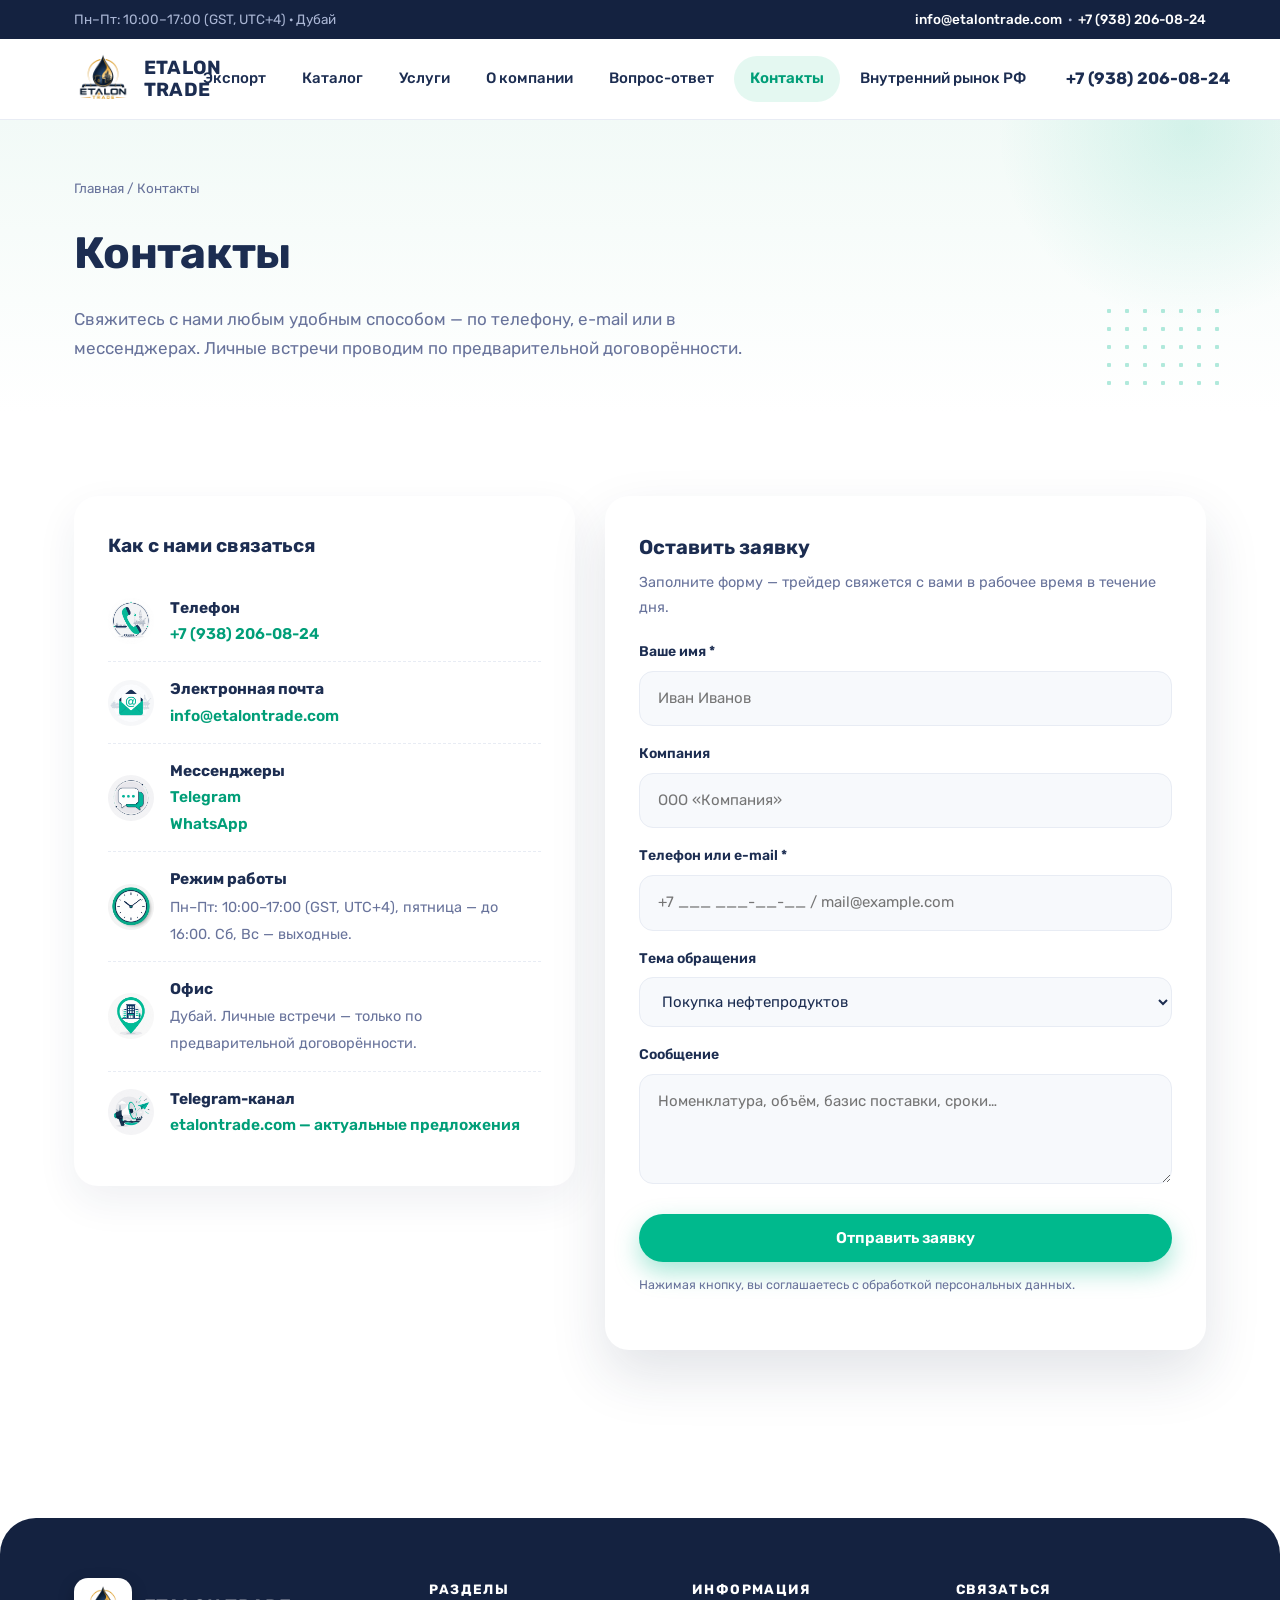
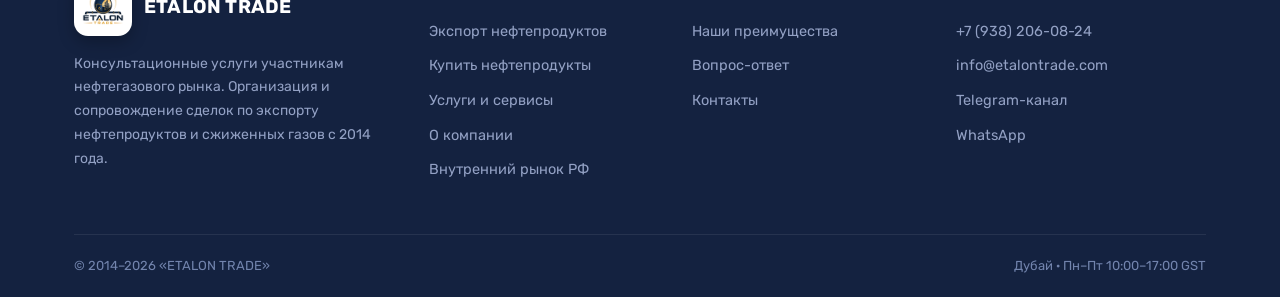
<file: contacts.html>
<!DOCTYPE html>
<html lang="ru">
<head>
<meta charset="UTF-8">
<meta name="viewport" content="width=device-width, initial-scale=1.0">
<title>Контакты — ETALON TRADE</title>
<meta name="description" content="Контакты ETALON TRADE: телефон +7 (938) 206-08-24, e-mail info@etalontrade.com, Telegram, WhatsApp. Дубай, Пн–Пт 10:00–17:00 GST.">
<link rel="preconnect" href="https://fonts.googleapis.com">
<link rel="preconnect" href="https://fonts.gstatic.com" crossorigin>
<link href="https://fonts.googleapis.com/css2?family=Rubik:wght@400;500;600;700&display=swap" rel="stylesheet">
<link rel="icon" type="image/png" href="assets/logo.png">
<link rel="stylesheet" href="assets/styles.css">
</head>
<body>

<div class="topbar">
  <div class="container">
    <div>Пн–Пт: 10:00–17:00 (GST, UTC+4) · Дубай</div>
    <div><a href="mailto:info@etalontrade.com">info@etalontrade.com</a> &nbsp;·&nbsp; <a href="tel:+79382060824">+7 (938) 206-08-24</a></div>
  </div>
</div>

<header class="header">
  <div class="container">
    <a class="logo" href="index.html">
      <img class="logo-img" src="assets/logo.png" alt="ETALON TRADE">
      <span>ETALON TRADE</span>
    </a>
    <nav class="nav">
      <a href="export.html">Экспорт</a>
      <a href="catalog.html">Каталог</a>
      <a href="services.html">Услуги</a>
      <a href="company.html">О компании</a>
      <a href="faq.html">Вопрос-ответ</a>
      <a href="contacts.html" class="active">Контакты</a>
      <a href="domestic.html">Внутренний рынок РФ</a>
    </nav>
    <div class="header-phone">
      <a href="tel:+79382060824">+7 (938) 206-08-24</a>
      
    </div>
    <button class="burger" aria-label="Меню"><span></span><span></span><span></span></button>
  </div>
</header>

<div class="page-head">
  <div class="container">
    <div class="breadcrumbs"><a href="index.html">Главная</a> / Контакты</div>
    <h1>Контакты</h1>
    <p>Свяжитесь с нами любым удобным способом — по телефону, e-mail или в мессенджерах. Личные встречи проводим по предварительной договорённости.</p>
  </div>
</div>

<section class="section">
  <div class="container">
    <div class="contact-grid">
      <div class="contact-card">
        <h3>Как с нами связаться</h3>

        <div class="contact-row">
          <div class="ci"><img src="assets/illus-contact-phone.jpg" alt="Телефон"></div>
          <div>
            <b>Телефон</b>
            <a class="val" href="tel:+79382060824">+7 (938) 206-08-24</a>
          </div>
        </div>

        <div class="contact-row">
          <div class="ci"><img src="assets/illus-contact-email.jpg" alt="Электронная почта"></div>
          <div>
            <b>Электронная почта</b>
            <a class="val" href="mailto:info@etalontrade.com">info@etalontrade.com</a>
          </div>
        </div>

        <div class="contact-row">
          <div class="ci"><img src="assets/illus-contact-messenger.jpg" alt="Мессенджеры"></div>
          <div>
            <b>Мессенджеры</b>
            <a class="val" href="#" target="_blank" rel="noopener">Telegram</a>
            <a class="val" href="#" target="_blank" rel="noopener">WhatsApp</a>
          </div>
        </div>

        <div class="contact-row">
          <div class="ci"><img src="assets/illus-contact-hours.jpg" alt="Режим работы"></div>
          <div>
            <b>Режим работы</b>
            <span>Пн–Пт: 10:00–17:00 (GST, UTC+4), пятница — до 16:00. Сб, Вс — выходные.</span>
          </div>
        </div>

        <div class="contact-row">
          <div class="ci"><img src="assets/illus-contact-office.jpg" alt="Офис"></div>
          <div>
            <b>Офис</b>
            <span>Дубай. Личные встречи — только по предварительной договорённости.</span>
          </div>
        </div>

        <div class="contact-row">
          <div class="ci"><img src="assets/illus-advertising.jpg" alt="Telegram-канал"></div>
          <div>
            <b>Telegram-канал</b>
            <a class="val" href="#" target="_blank" rel="noopener">etalontrade.com — актуальные предложения</a>
          </div>
        </div>
      </div>

      <form class="form">
        <h3>Оставить заявку</h3>
        <p>Заполните форму — трейдер свяжется с вами в рабочее время в течение дня.</p>

        <label for="f-name">Ваше имя *</label>
        <input id="f-name" type="text" required placeholder="Иван Иванов">

        <label for="f-company">Компания</label>
        <input id="f-company" type="text" placeholder="ООО «Компания»">

        <label for="f-phone">Телефон или e-mail *</label>
        <input id="f-phone" type="text" required placeholder="+7 ___ ___-__-__ / mail@example.com">

        <label for="f-topic">Тема обращения</label>
        <select id="f-topic">
          <option>Покупка нефтепродуктов</option>
          <option>Продажа ресурса</option>
          <option>Экспортная сделка</option>
          <option>Документы трейдера</option>
          <option>Фрахтование танкера</option>
          <option>Другое</option>
        </select>

        <label for="f-msg">Сообщение</label>
        <textarea id="f-msg" placeholder="Номенклатура, объём, базис поставки, сроки…"></textarea>

        <button class="btn btn-primary" type="submit">Отправить заявку</button>
        <p class="note">Нажимая кнопку, вы соглашаетесь с обработкой персональных данных.</p>
      </form>
    </div>
  </div>
</section>

<footer class="footer">
  <div class="container">
    <div class="footer-grid">
      <div>
        <a class="logo" href="index.html">
          <img class="logo-img" src="assets/logo.png" alt="ETALON TRADE">
          <span>ETALON TRADE</span>
        </a>
        <p class="foot-about">Консультационные услуги участникам нефтегазового рынка. Организация и сопровождение сделок по экспорту нефтепродуктов и сжиженных газов с 2014 года.</p>
      </div>
      <div>
        <h4>Разделы</h4>
        <ul>
          <li><a href="export.html">Экспорт нефтепродуктов</a></li>
          <li><a href="catalog.html">Купить нефтепродукты</a></li>
          <li><a href="services.html">Услуги и сервисы</a></li>
          <li><a href="company.html">О компании</a></li>
          <li><a href="domestic.html">Внутренний рынок РФ</a></li>
        </ul>
      </div>
      <div>
        <h4>Информация</h4>
        <ul>
          <li><a href="company.html#advantages">Наши преимущества</a></li>
          <li><a href="faq.html">Вопрос-ответ</a></li>
          <li><a href="contacts.html">Контакты</a></li>
        </ul>
      </div>
      <div>
        <h4>Связаться</h4>
        <ul>
          <li><a href="tel:+79382060824">+7 (938) 206-08-24</a></li>
          <li><a href="mailto:info@etalontrade.com">info@etalontrade.com</a></li>
          <li><a href="#" target="_blank" rel="noopener">Telegram-канал</a></li>
          <li><a href="#" target="_blank" rel="noopener">WhatsApp</a></li>
        </ul>
      </div>
    </div>
    <div class="footer-bottom">
      <span>© 2014–2026 «ETALON TRADE»</span>
      <span>Дубай · Пн–Пт 10:00–17:00 GST</span>
    </div>
  </div>
</footer>

<script src="assets/main.js"></script>
</body>
</html>
</file>
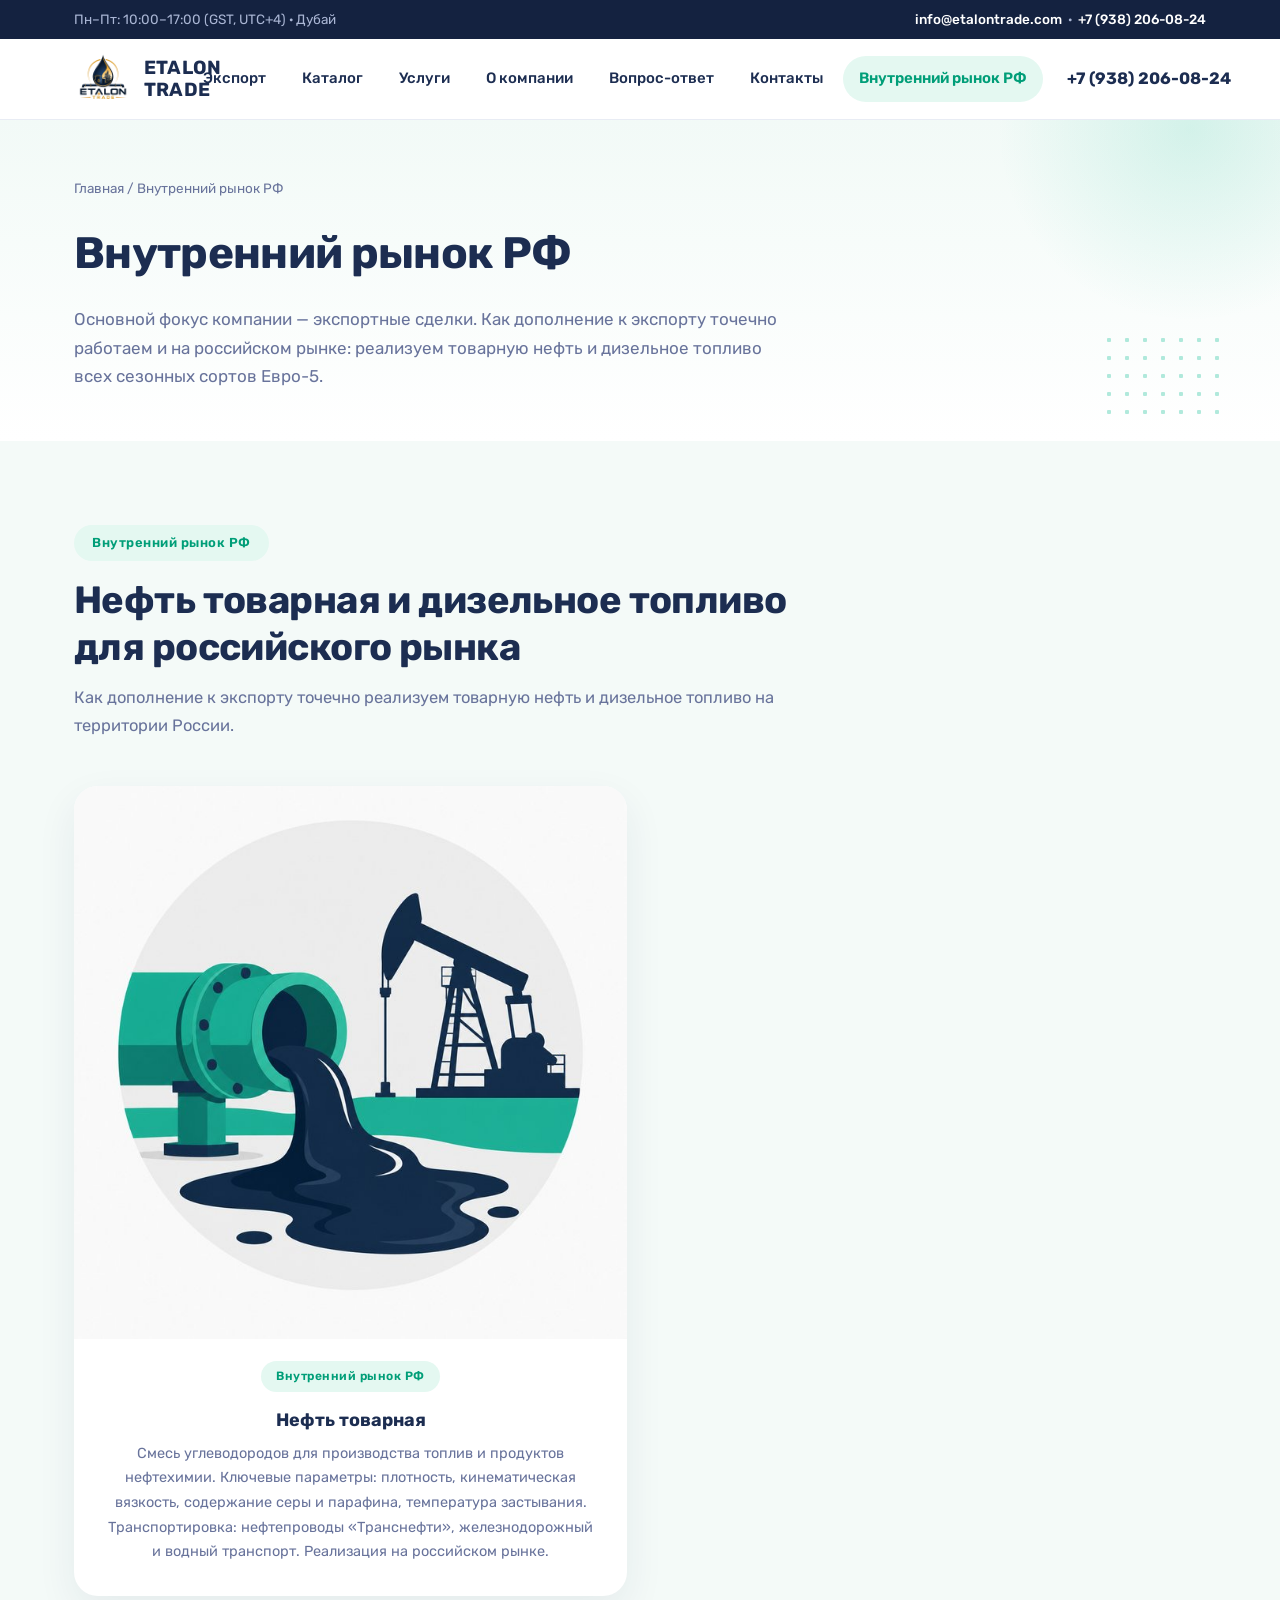
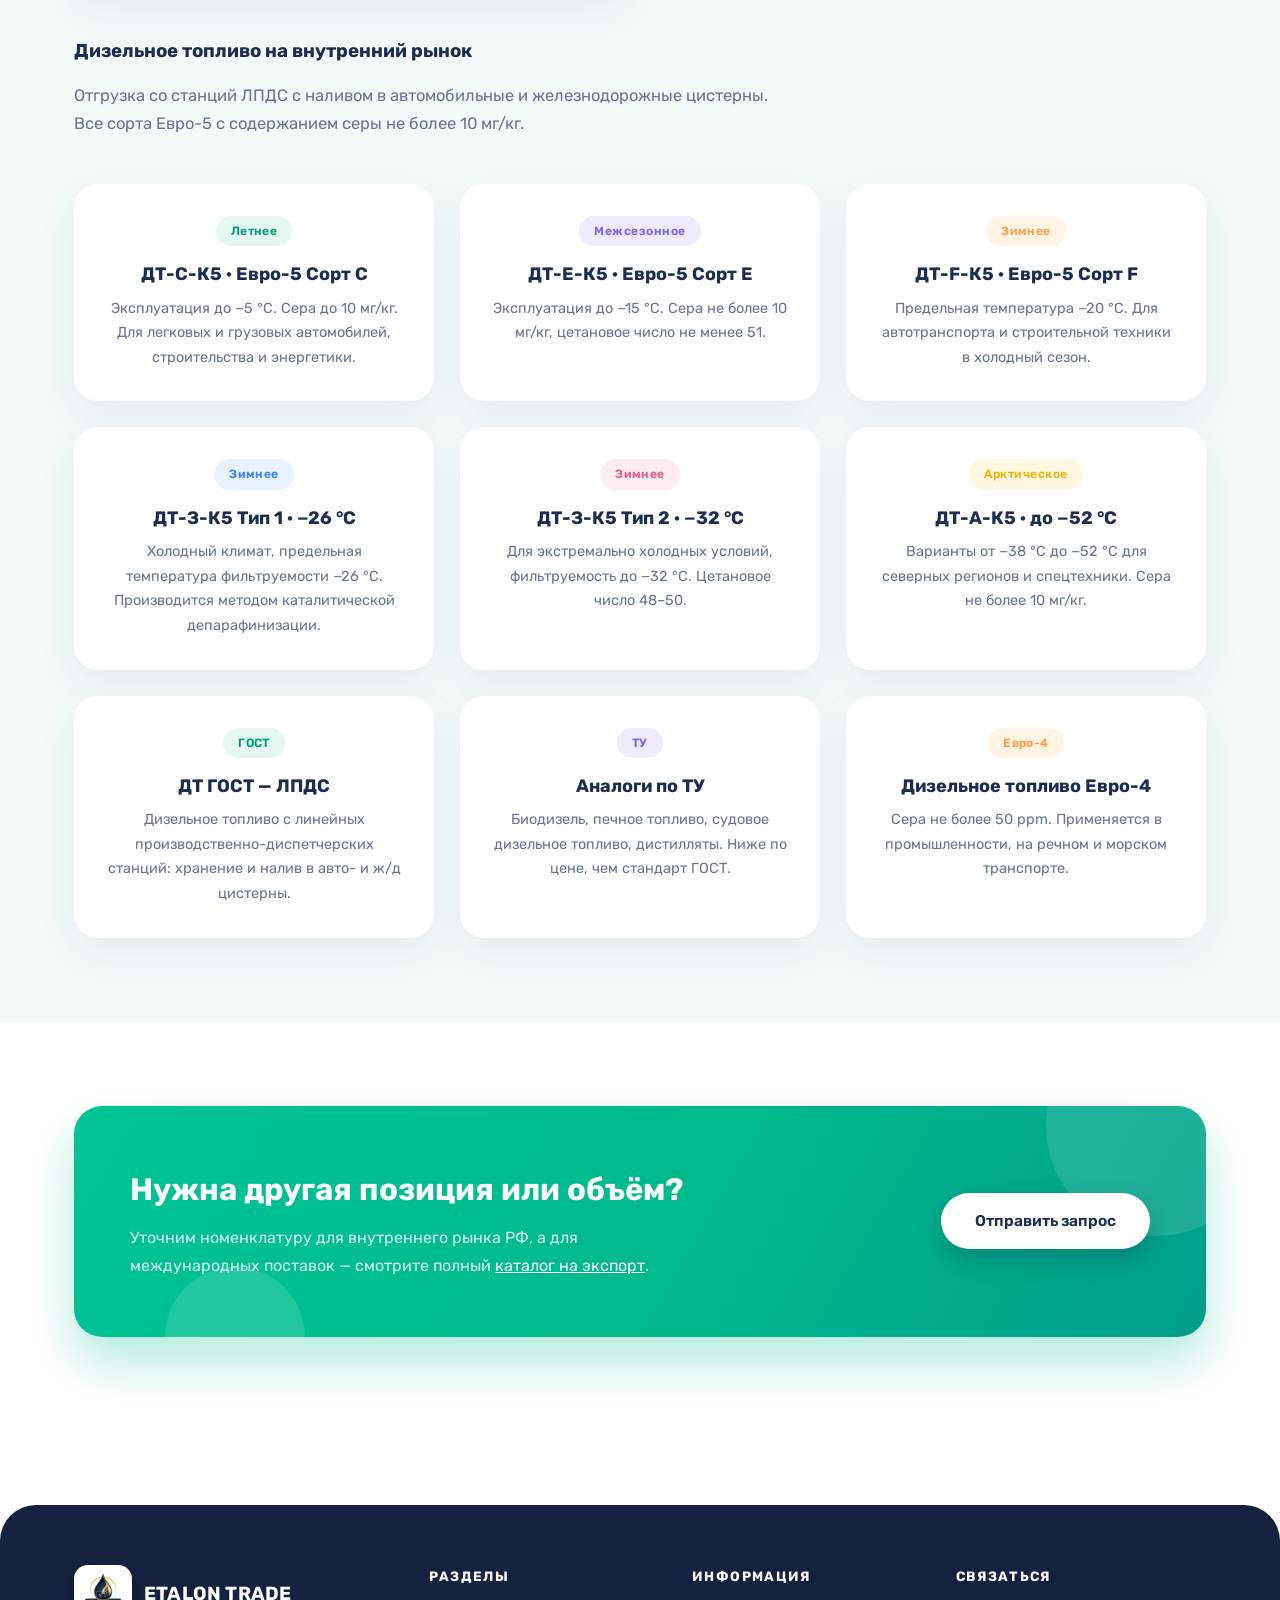
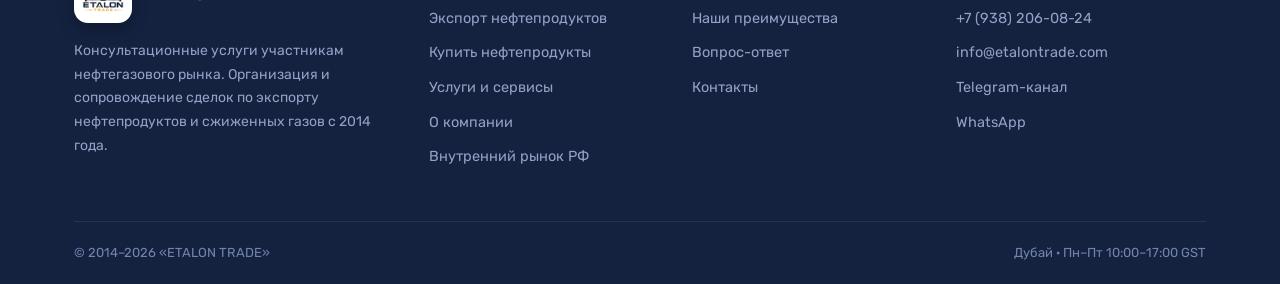
<file: domestic.html>
<!DOCTYPE html>
<html lang="ru">
<head>
<meta charset="UTF-8">
<meta name="viewport" content="width=device-width, initial-scale=1.0">
<title>Внутренний рынок РФ — ETALON TRADE</title>
<meta name="description" content="Точечные сделки на внутреннем рынке РФ как дополнение к экспорту: товарная нефть и дизельное топливо всех сезонных сортов Евро-5 со станций ЛПДС.">
<link rel="preconnect" href="https://fonts.googleapis.com">
<link rel="preconnect" href="https://fonts.gstatic.com" crossorigin>
<link href="https://fonts.googleapis.com/css2?family=Rubik:wght@400;500;600;700&display=swap" rel="stylesheet">
<link rel="icon" type="image/png" href="assets/logo.png">
<link rel="stylesheet" href="assets/styles.css">
</head>
<body>

<div class="topbar">
  <div class="container">
    <div>Пн–Пт: 10:00–17:00 (GST, UTC+4) · Дубай</div>
    <div><a href="mailto:info@etalontrade.com">info@etalontrade.com</a> &nbsp;·&nbsp; <a href="tel:+79382060824">+7 (938) 206-08-24</a></div>
  </div>
</div>

<header class="header">
  <div class="container">
    <a class="logo" href="index.html">
      <img class="logo-img" src="assets/logo.png" alt="ETALON TRADE">
      <span>ETALON TRADE</span>
    </a>
    <nav class="nav">
      <a href="export.html">Экспорт</a>
      <a href="catalog.html">Каталог</a>
      <a href="services.html">Услуги</a>
      <a href="company.html">О компании</a>
      <a href="faq.html">Вопрос-ответ</a>
      <a href="contacts.html">Контакты</a>
      <a href="domestic.html" class="active">Внутренний рынок РФ</a>
    </nav>
    <div class="header-phone">
      <a href="tel:+79382060824">+7 (938) 206-08-24</a>

    </div>
    <button class="burger" aria-label="Меню"><span></span><span></span><span></span></button>
  </div>
</header>

<div class="page-head">
  <div class="container">
    <div class="breadcrumbs"><a href="index.html">Главная</a> / Внутренний рынок РФ</div>
    <h1>Внутренний рынок РФ</h1>
    <p>Основной фокус компании — экспортные сделки. Как дополнение к экспорту точечно работаем и на российском рынке: реализуем товарную нефть и дизельное топливо всех сезонных сортов Евро-5.</p>
  </div>
</div>

<section class="section alt" id="oil">
  <div class="container">
    <div class="section-head">
      <span class="eyebrow">Внутренний рынок РФ</span>
      <h2>Нефть товарная и дизельное топливо для российского рынка</h2>
      <p>Как дополнение к экспорту точечно реализуем товарную нефть и дизельное топливо на территории России.</p>
    </div>
    <div class="grid grid-2">
      <div class="card">
        <img class="card-photo" src="assets/illus-oil-crude.jpg" alt="Нефть товарная">
        <span class="tag">Внутренний рынок РФ</span>
        <h3>Нефть товарная</h3>
        <p>Смесь углеводородов для производства топлив и продуктов нефтехимии. Ключевые параметры: плотность, кинематическая вязкость, содержание серы и парафина, температура застывания. Транспортировка: нефтепроводы «Транснефти», железнодорожный и водный транспорт. Реализация на российском рынке.</p>
      </div>
    </div>

    <div class="section-head mt-40" id="diesel">
      <h3>Дизельное топливо на внутренний рынок</h3>
      <p>Отгрузка со станций ЛПДС с наливом в автомобильные и железнодорожные цистерны. Все сорта Евро-5 с содержанием серы не более 10 мг/кг.</p>
    </div>
    <div class="grid grid-3">
      <div class="card">
        <span class="tag">Летнее</span>
        <h3>ДТ-С-К5 · Евро-5 Сорт C</h3>
        <p>Эксплуатация до −5 °C. Сера до 10 мг/кг. Для легковых и грузовых автомобилей, строительства и энергетики.</p>
      </div>
      <div class="card">
        <span class="tag">Межсезонное</span>
        <h3>ДТ-Е-К5 · Евро-5 Сорт E</h3>
        <p>Эксплуатация до −15 °C. Сера не более 10 мг/кг, цетановое число не менее 51.</p>
      </div>
      <div class="card">
        <span class="tag">Зимнее</span>
        <h3>ДТ-F-К5 · Евро-5 Сорт F</h3>
        <p>Предельная температура −20 °C. Для автотранспорта и строительной техники в холодный сезон.</p>
      </div>
      <div class="card">
        <span class="tag">Зимнее</span>
        <h3>ДТ-З-К5 Тип 1 · −26 °C</h3>
        <p>Холодный климат, предельная температура фильтруемости −26 °C. Производится методом каталитической депарафинизации.</p>
      </div>
      <div class="card">
        <span class="tag">Зимнее</span>
        <h3>ДТ-З-К5 Тип 2 · −32 °C</h3>
        <p>Для экстремально холодных условий, фильтруемость до −32 °C. Цетановое число 48–50.</p>
      </div>
      <div class="card">
        <span class="tag">Арктическое</span>
        <h3>ДТ-А-К5 · до −52 °C</h3>
        <p>Варианты от −38 °C до −52 °C для северных регионов и спецтехники. Сера не более 10 мг/кг.</p>
      </div>
      <div class="card">
        <span class="tag">ГОСТ</span>
        <h3>ДТ ГОСТ — ЛПДС</h3>
        <p>Дизельное топливо с линейных производственно-диспетчерских станций: хранение и налив в авто- и ж/д цистерны.</p>
      </div>
      <div class="card">
        <span class="tag">ТУ</span>
        <h3>Аналоги по ТУ</h3>
        <p>Биодизель, печное топливо, судовое дизельное топливо, дистилляты. Ниже по цене, чем стандарт ГОСТ.</p>
      </div>
      <div class="card">
        <span class="tag">Евро-4</span>
        <h3>Дизельное топливо Евро-4</h3>
        <p>Сера не более 50 ppm. Применяется в промышленности, на речном и морском транспорте.</p>
      </div>
    </div>
  </div>
</section>

<section class="section">
  <div class="container">
    <div class="cta">
      <div>
        <h2>Нужна другая позиция или объём?</h2>
        <p>Уточним номенклатуру для внутреннего рынка РФ, а для международных поставок — смотрите полный <a href="catalog.html">каталог на экспорт</a>.</p>
      </div>
      <a class="btn btn-light" href="contacts.html">Отправить запрос</a>
    </div>
  </div>
</section>

<footer class="footer">
  <div class="container">
    <div class="footer-grid">
      <div>
        <a class="logo" href="index.html">
          <img class="logo-img" src="assets/logo.png" alt="ETALON TRADE">
          <span>ETALON TRADE</span>
        </a>
        <p class="foot-about">Консультационные услуги участникам нефтегазового рынка. Организация и сопровождение сделок по экспорту нефтепродуктов и сжиженных газов с 2014 года.</p>
      </div>
      <div>
        <h4>Разделы</h4>
        <ul>
          <li><a href="export.html">Экспорт нефтепродуктов</a></li>
          <li><a href="catalog.html">Купить нефтепродукты</a></li>
          <li><a href="services.html">Услуги и сервисы</a></li>
          <li><a href="company.html">О компании</a></li>
          <li><a href="domestic.html">Внутренний рынок РФ</a></li>
        </ul>
      </div>
      <div>
        <h4>Информация</h4>
        <ul>
          <li><a href="company.html#advantages">Наши преимущества</a></li>
          <li><a href="faq.html">Вопрос-ответ</a></li>
          <li><a href="contacts.html">Контакты</a></li>
        </ul>
      </div>
      <div>
        <h4>Связаться</h4>
        <ul>
          <li><a href="tel:+79382060824">+7 (938) 206-08-24</a></li>
          <li><a href="mailto:info@etalontrade.com">info@etalontrade.com</a></li>
          <li><a href="#" target="_blank" rel="noopener">Telegram-канал</a></li>
          <li><a href="#" target="_blank" rel="noopener">WhatsApp</a></li>
        </ul>
      </div>
    </div>
    <div class="footer-bottom">
      <span>© 2014–2026 «ETALON TRADE»</span>
      <span>Дубай · Пн–Пт 10:00–17:00 GST</span>
    </div>
  </div>
</footer>

<script src="assets/main.js"></script>
</body>
</html>
</file>
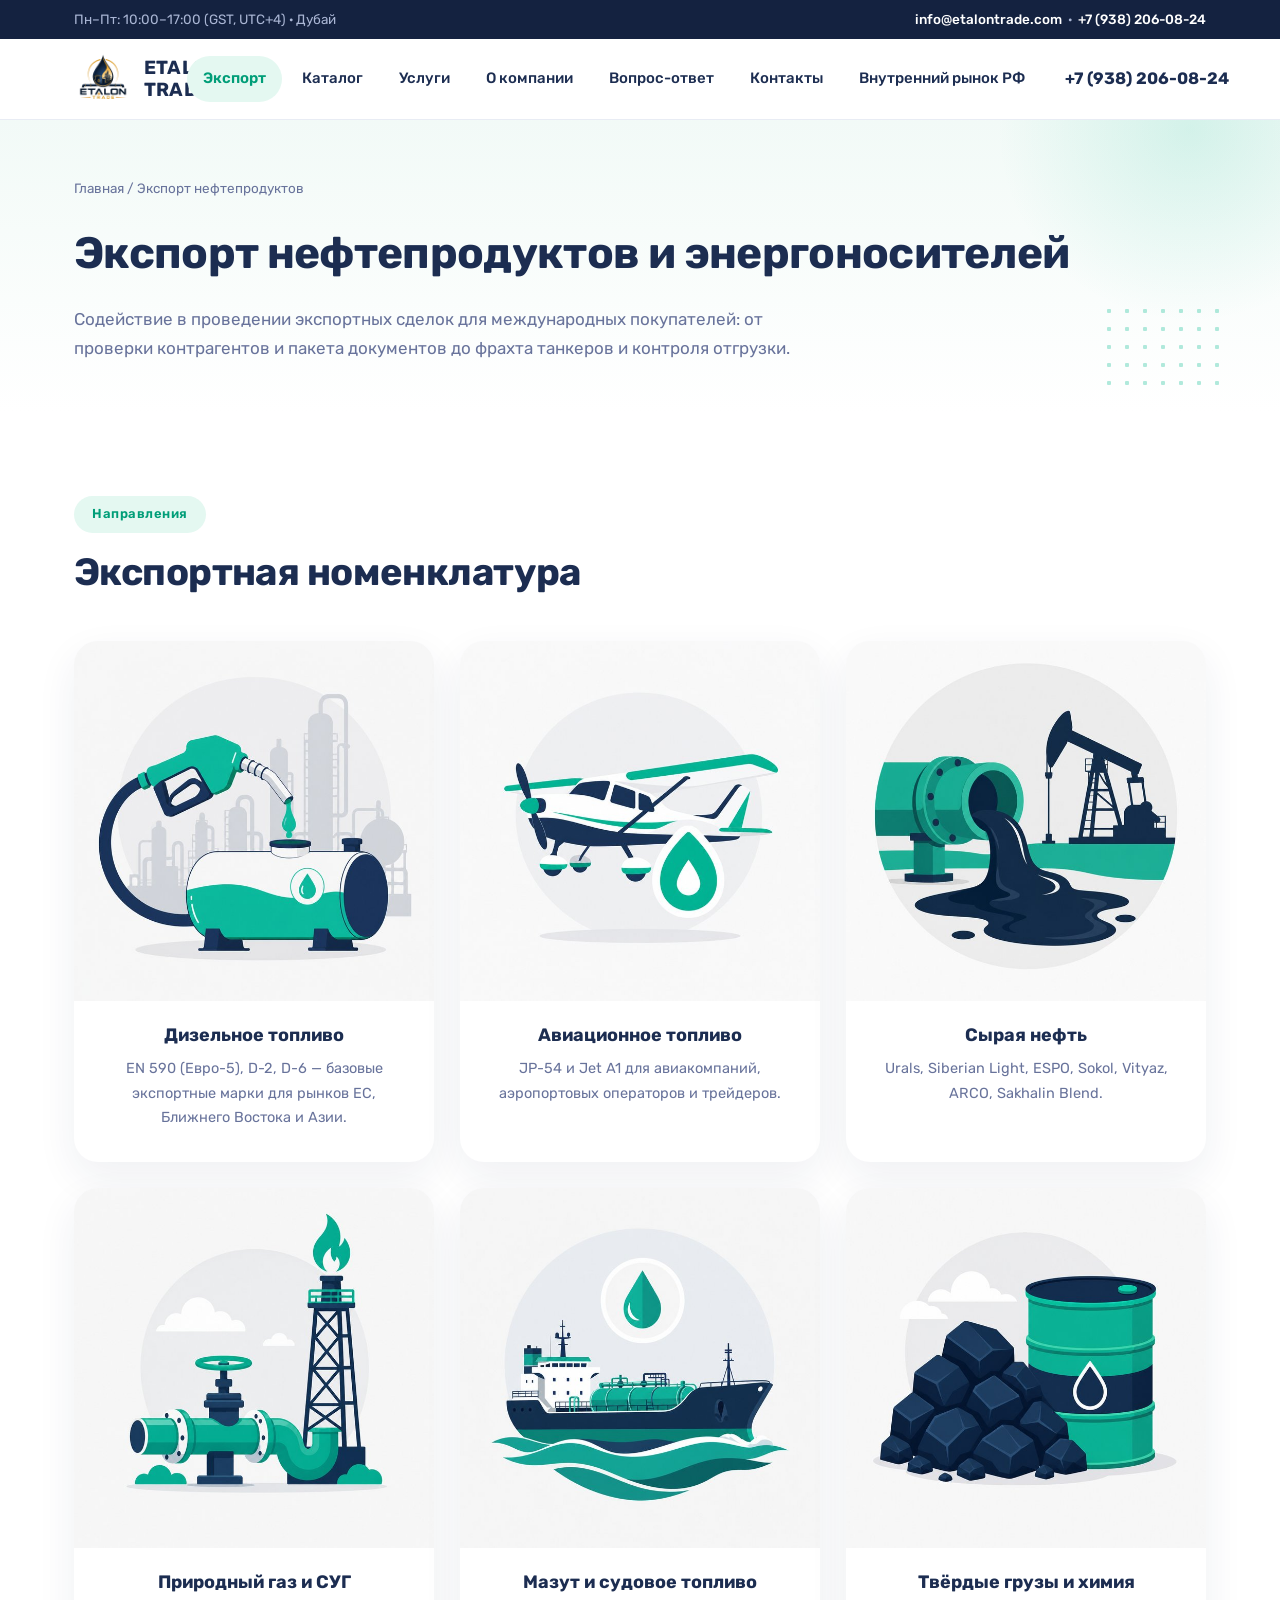
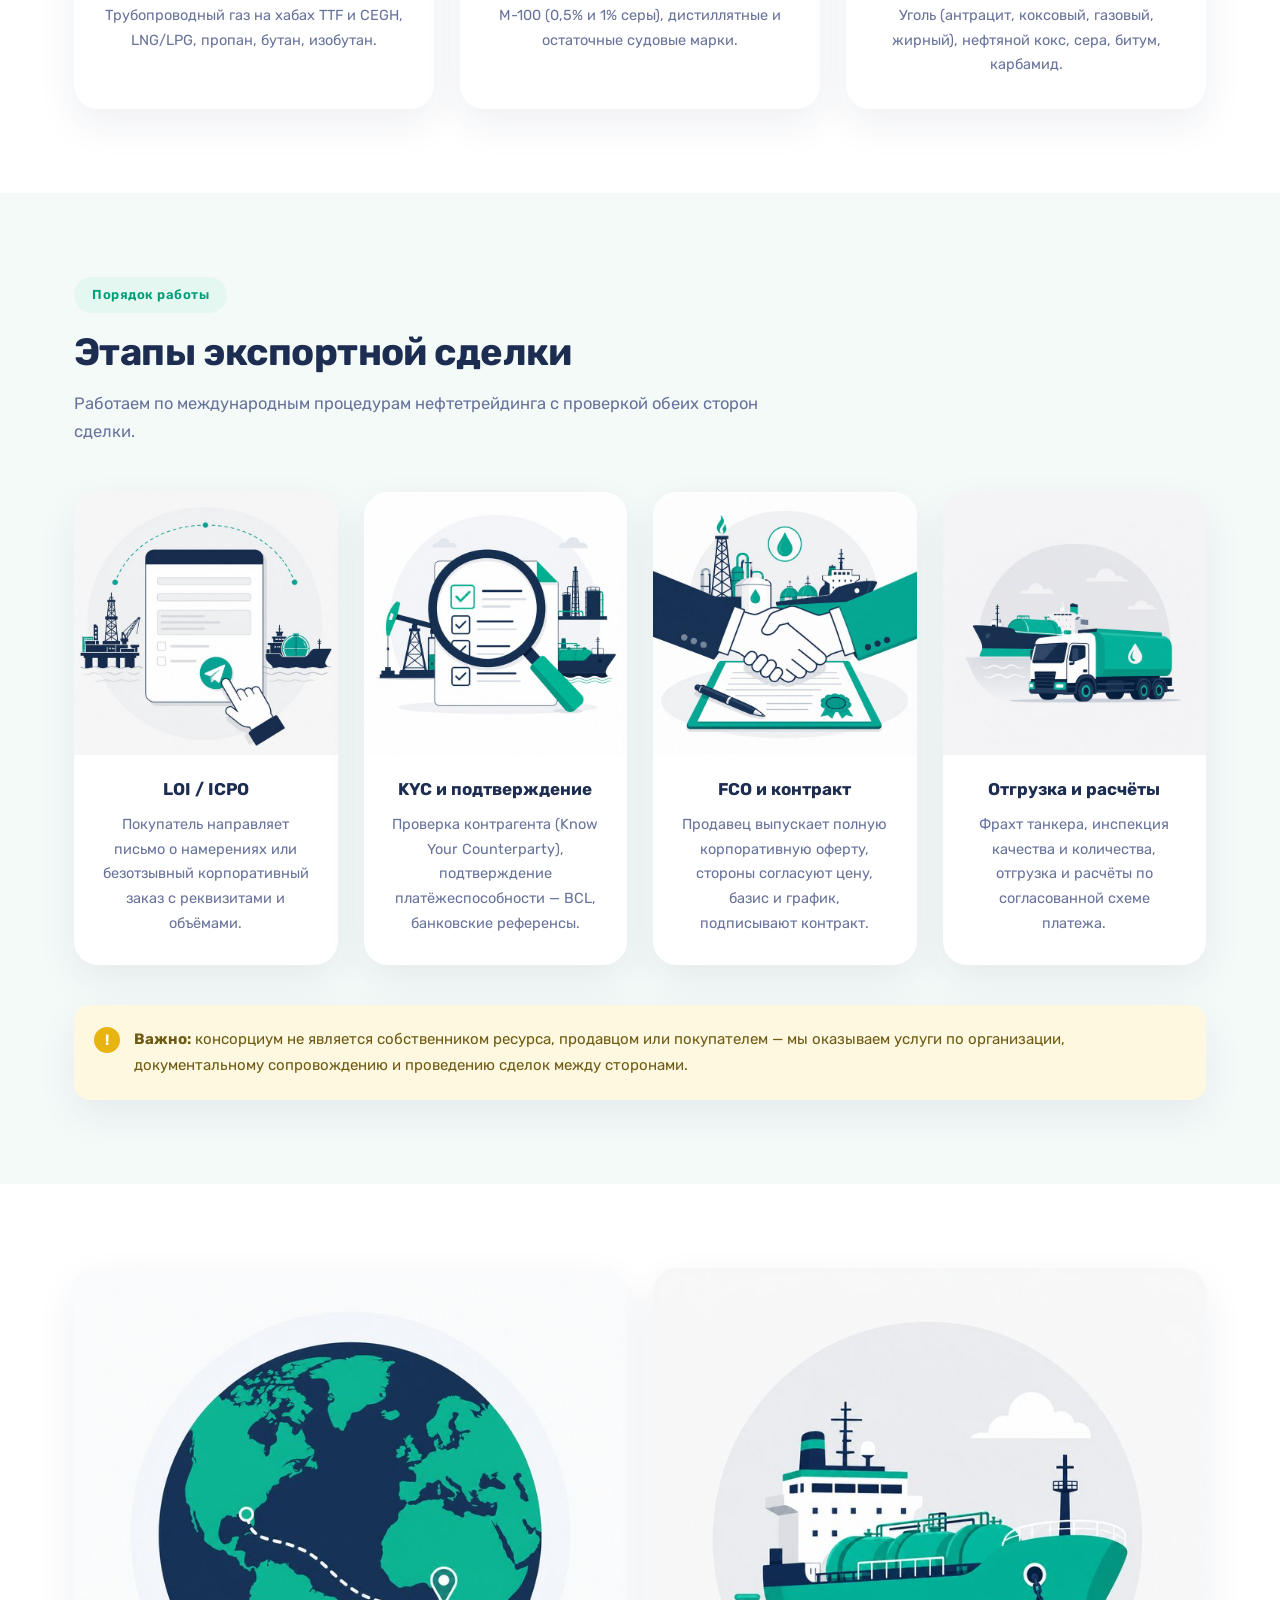
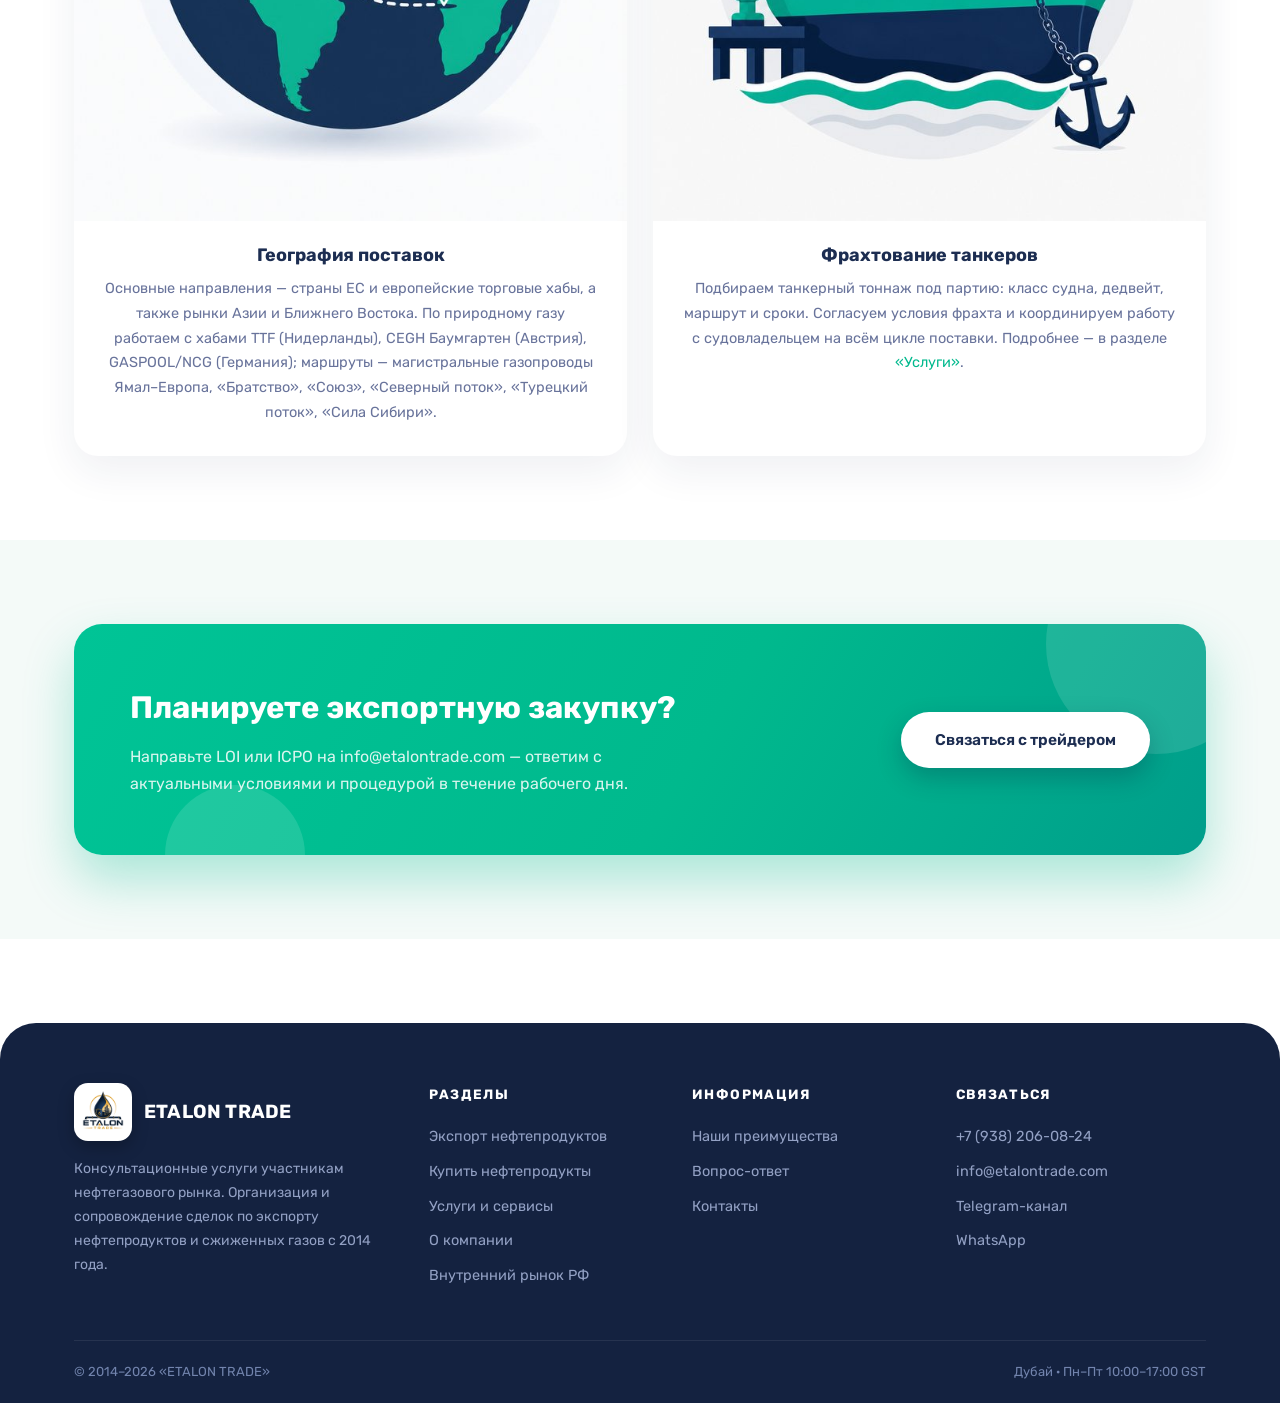
<file: export.html>
<!DOCTYPE html>
<html lang="ru">
<head>
<meta charset="UTF-8">
<meta name="viewport" content="width=device-width, initial-scale=1.0">
<title>Экспорт нефтепродуктов — ETALON TRADE</title>
<meta name="description" content="Организация экспортных сделок: дизельное топливо EN 590, авиакеросин Jet A1, мазут М-100, СУГ, нефть Urals и ESPO, уголь, битум, карбамид.">
<link rel="preconnect" href="https://fonts.googleapis.com">
<link rel="preconnect" href="https://fonts.gstatic.com" crossorigin>
<link href="https://fonts.googleapis.com/css2?family=Rubik:wght@400;500;600;700&display=swap" rel="stylesheet">
<link rel="icon" type="image/png" href="assets/logo.png">
<link rel="stylesheet" href="assets/styles.css">
</head>
<body>

<div class="topbar">
  <div class="container">
    <div>Пн–Пт: 10:00–17:00 (GST, UTC+4) · Дубай</div>
    <div><a href="mailto:info@etalontrade.com">info@etalontrade.com</a> &nbsp;·&nbsp; <a href="tel:+79382060824">+7 (938) 206-08-24</a></div>
  </div>
</div>

<header class="header">
  <div class="container">
    <a class="logo" href="index.html">
      <img class="logo-img" src="assets/logo.png" alt="ETALON TRADE">
      <span>ETALON TRADE</span>
    </a>
    <nav class="nav">
      <a href="export.html" class="active">Экспорт</a>
      <a href="catalog.html">Каталог</a>
      <a href="services.html">Услуги</a>
      <a href="company.html">О компании</a>
      <a href="faq.html">Вопрос-ответ</a>
      <a href="contacts.html">Контакты</a>
      <a href="domestic.html">Внутренний рынок РФ</a>
    </nav>
    <div class="header-phone">
      <a href="tel:+79382060824">+7 (938) 206-08-24</a>
      
    </div>
    <button class="burger" aria-label="Меню"><span></span><span></span><span></span></button>
  </div>
</header>

<div class="page-head">
  <div class="container">
    <div class="breadcrumbs"><a href="index.html">Главная</a> / Экспорт нефтепродуктов</div>
    <h1>Экспорт нефтепродуктов и энергоносителей</h1>
    <p>Содействие в проведении экспортных сделок для международных покупателей: от проверки контрагентов и пакета документов до фрахта танкеров и контроля отгрузки.</p>
  </div>
</div>

<section class="section">
  <div class="container">
    <div class="section-head">
      <span class="eyebrow">Направления</span>
      <h2>Экспортная номенклатура</h2>
    </div>
    <div class="grid grid-3">
      <div class="card">
        <img class="card-photo" src="assets/illus-diesel.jpg" alt="Дизельное топливо">
        <h3>Дизельное топливо</h3>
        <p>EN 590 (Евро-5), D-2, D-6 — базовые экспортные марки для рынков ЕС, Ближнего Востока и Азии.</p>
      </div>
      <div class="card">
        <img class="card-photo" src="assets/illus-aviation-fuel.jpg" alt="Авиационное топливо">
        <h3>Авиационное топливо</h3>
        <p>JP-54 и Jet A1 для авиакомпаний, аэропортовых операторов и трейдеров.</p>
      </div>
      <div class="card">
        <img class="card-photo" src="assets/illus-oil-crude.jpg" alt="Сырая нефть">
        <h3>Сырая нефть</h3>
        <p>Urals, Siberian Light, ESPO, Sokol, Vityaz, ARCO, Sakhalin Blend.</p>
      </div>
      <div class="card">
        <img class="card-photo" src="assets/illus-gas-natural.jpg" alt="Природный газ и СУГ">
        <h3>Природный газ и СУГ</h3>
        <p>Трубопроводный газ на хабах TTF и CEGH, LNG/LPG, пропан, бутан, изобутан.</p>
      </div>
      <div class="card">
        <img class="card-photo" src="assets/illus-marine-fuel.jpg" alt="Мазут и судовое топливо">
        <h3>Мазут и судовое топливо</h3>
        <p>М-100 (0,5% и 1% серы), дистиллятные и остаточные судовые марки.</p>
      </div>
      <div class="card">
        <img class="card-photo" src="assets/illus-solid-cargo.jpg" alt="Твёрдые грузы и химия">
        <h3>Твёрдые грузы и химия</h3>
        <p>Уголь (антрацит, коксовый, газовый, жирный), нефтяной кокс, сера, битум, карбамид.</p>
      </div>
    </div>
  </div>
</section>

<section class="section alt">
  <div class="container">
    <div class="section-head">
      <span class="eyebrow">Порядок работы</span>
      <h2>Этапы экспортной сделки</h2>
      <p>Работаем по международным процедурам нефтетрейдинга с проверкой обеих сторон сделки.</p>
    </div>
    <div class="steps no-numbers">
      <div class="step">
        <img class="step-photo" src="assets/illus-step-request.jpg" alt="LOI / ICPO">
        <h3>LOI / ICPO</h3>
        <p>Покупатель направляет письмо о намерениях или безотзывный корпоративный заказ с реквизитами и объёмами.</p>
      </div>
      <div class="step">
        <img class="step-photo" src="assets/illus-step-verification.jpg" alt="KYC и подтверждение">
        <h3>KYC и подтверждение</h3>
        <p>Проверка контрагента (Know Your Counterparty), подтверждение платёжеспособности — BCL, банковские референсы.</p>
      </div>
      <div class="step">
        <img class="step-photo" src="assets/illus-step-contract.jpg" alt="FCO и контракт">
        <h3>FCO и контракт</h3>
        <p>Продавец выпускает полную корпоративную оферту, стороны согласуют цену, базис и график, подписывают контракт.</p>
      </div>
      <div class="step">
        <img class="step-photo" src="assets/illus-step-delivery.jpg" alt="Отгрузка и расчёты">
        <h3>Отгрузка и расчёты</h3>
        <p>Фрахт танкера, инспекция качества и количества, отгрузка и расчёты по согласованной схеме платежа.</p>
      </div>
    </div>

    <div class="notice mt-40">
      <b>Важно:</b> консорциум не является собственником ресурса, продавцом или покупателем — мы оказываем услуги по организации, документальному сопровождению и проведению сделок между сторонами.
    </div>
  </div>
</section>

<section class="section">
  <div class="container">
    <div class="grid grid-2">
      <div class="card">
        <img class="card-photo" src="assets/illus-geography.jpg" alt="География поставок">
        <h3>География поставок</h3>
        <p>Основные направления — страны ЕС и европейские торговые хабы, а также рынки Азии и Ближнего Востока. По природному газу работаем с хабами TTF (Нидерланды), CEGH Баумгартен (Австрия), GASPOOL/NCG (Германия); маршруты — магистральные газопроводы Ямал–Европа, «Братство», «Союз», «Северный поток», «Турецкий поток», «Сила Сибири».</p>
      </div>
      <div class="card">
        <img class="card-photo" src="assets/illus-chartering.jpg" alt="Фрахтование танкеров">
        <h3>Фрахтование танкеров</h3>
        <p>Подбираем танкерный тоннаж под партию: класс судна, дедвейт, маршрут и сроки. Согласуем условия фрахта и координируем работу с судовладельцем на всём цикле поставки. Подробнее — в разделе <a href="services.html">«Услуги»</a>.</p>
      </div>
    </div>
  </div>
</section>

<section class="section alt">
  <div class="container">
    <div class="cta">
      <div>
        <h2>Планируете экспортную закупку?</h2>
        <p>Направьте LOI или ICPO на info@etalontrade.com — ответим с актуальными условиями и процедурой в течение рабочего дня.</p>
      </div>
      <a class="btn btn-light" href="contacts.html">Связаться с трейдером</a>
    </div>
  </div>
</section>

<footer class="footer">
  <div class="container">
    <div class="footer-grid">
      <div>
        <a class="logo" href="index.html">
          <img class="logo-img" src="assets/logo.png" alt="ETALON TRADE">
          <span>ETALON TRADE</span>
        </a>
        <p class="foot-about">Консультационные услуги участникам нефтегазового рынка. Организация и сопровождение сделок по экспорту нефтепродуктов и сжиженных газов с 2014 года.</p>
      </div>
      <div>
        <h4>Разделы</h4>
        <ul>
          <li><a href="export.html">Экспорт нефтепродуктов</a></li>
          <li><a href="catalog.html">Купить нефтепродукты</a></li>
          <li><a href="services.html">Услуги и сервисы</a></li>
          <li><a href="company.html">О компании</a></li>
          <li><a href="domestic.html">Внутренний рынок РФ</a></li>
        </ul>
      </div>
      <div>
        <h4>Информация</h4>
        <ul>
          <li><a href="company.html#advantages">Наши преимущества</a></li>
          <li><a href="faq.html">Вопрос-ответ</a></li>
          <li><a href="contacts.html">Контакты</a></li>
        </ul>
      </div>
      <div>
        <h4>Связаться</h4>
        <ul>
          <li><a href="tel:+79382060824">+7 (938) 206-08-24</a></li>
          <li><a href="mailto:info@etalontrade.com">info@etalontrade.com</a></li>
          <li><a href="#" target="_blank" rel="noopener">Telegram-канал</a></li>
          <li><a href="#" target="_blank" rel="noopener">WhatsApp</a></li>
        </ul>
      </div>
    </div>
    <div class="footer-bottom">
      <span>© 2014–2026 «ETALON TRADE»</span>
      <span>Дубай · Пн–Пт 10:00–17:00 GST</span>
    </div>
  </div>
</footer>

<script src="assets/main.js"></script>
</body>
</html>
</file>
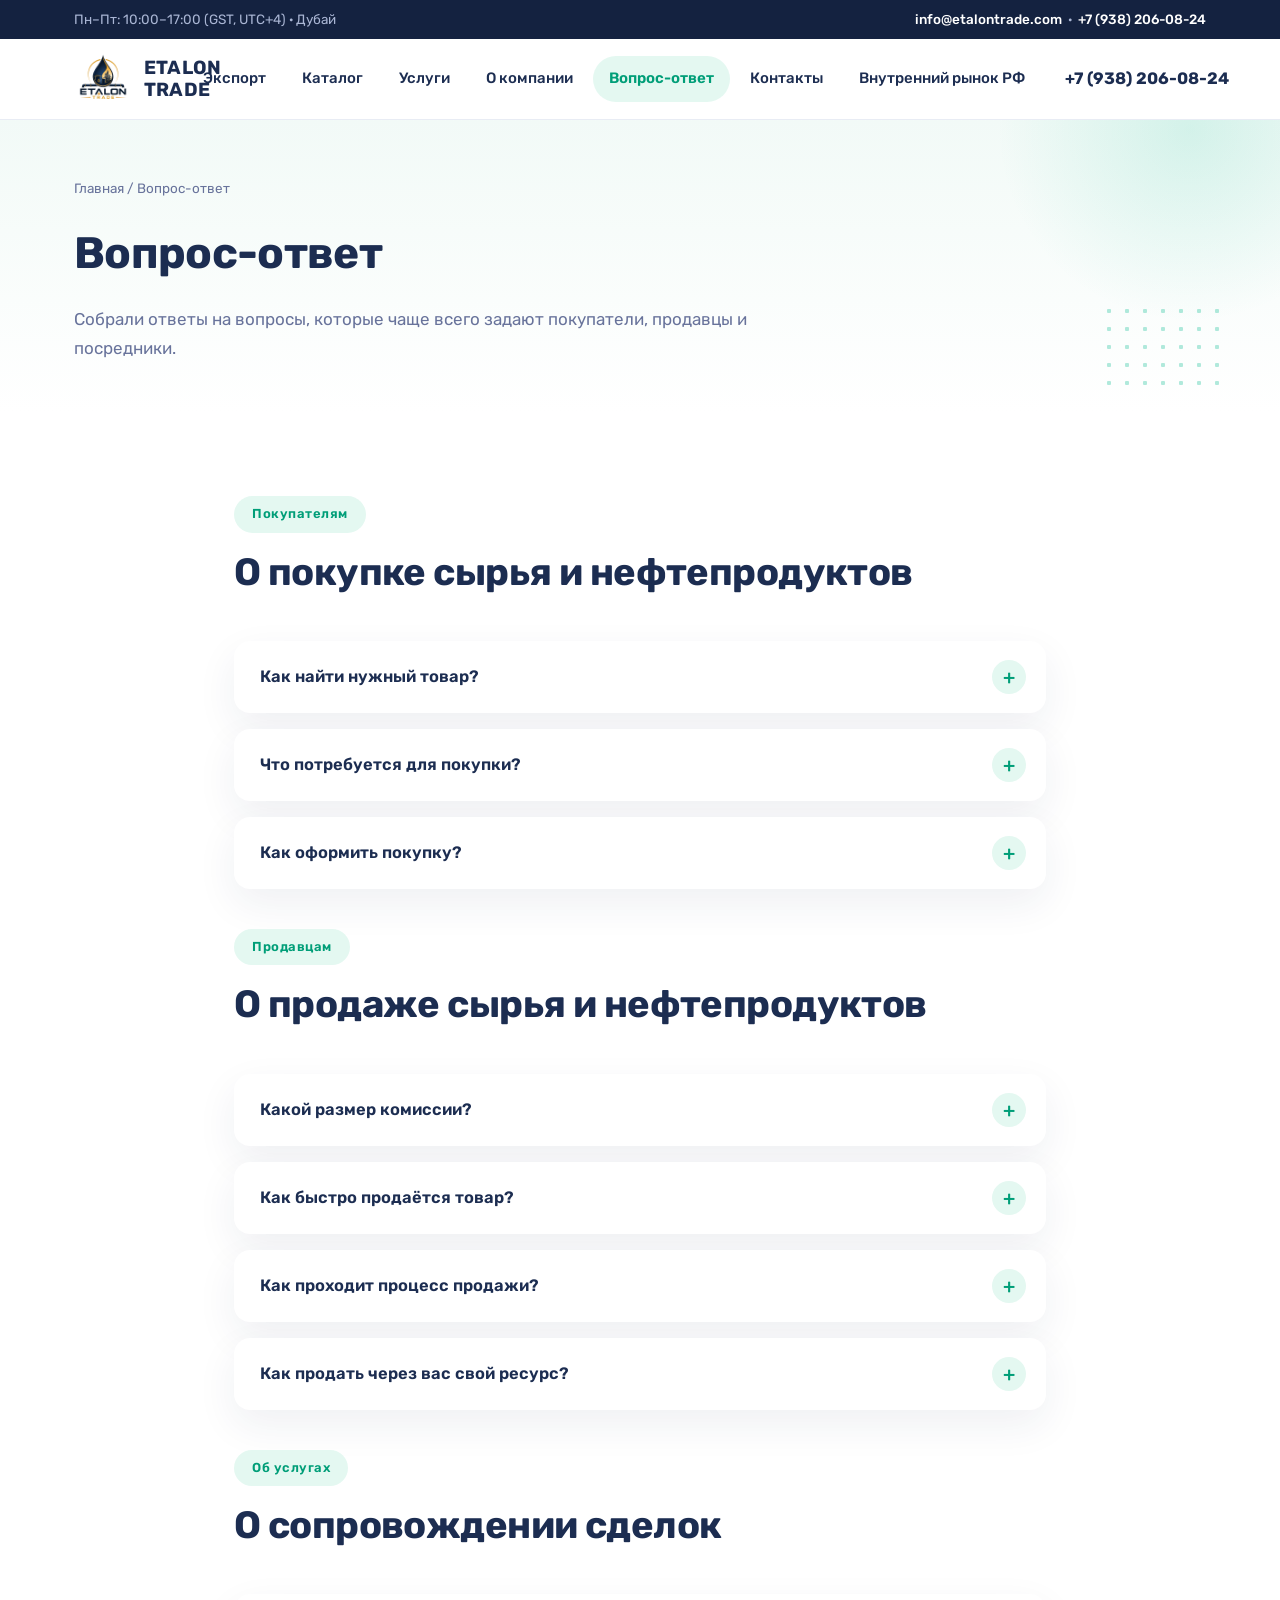
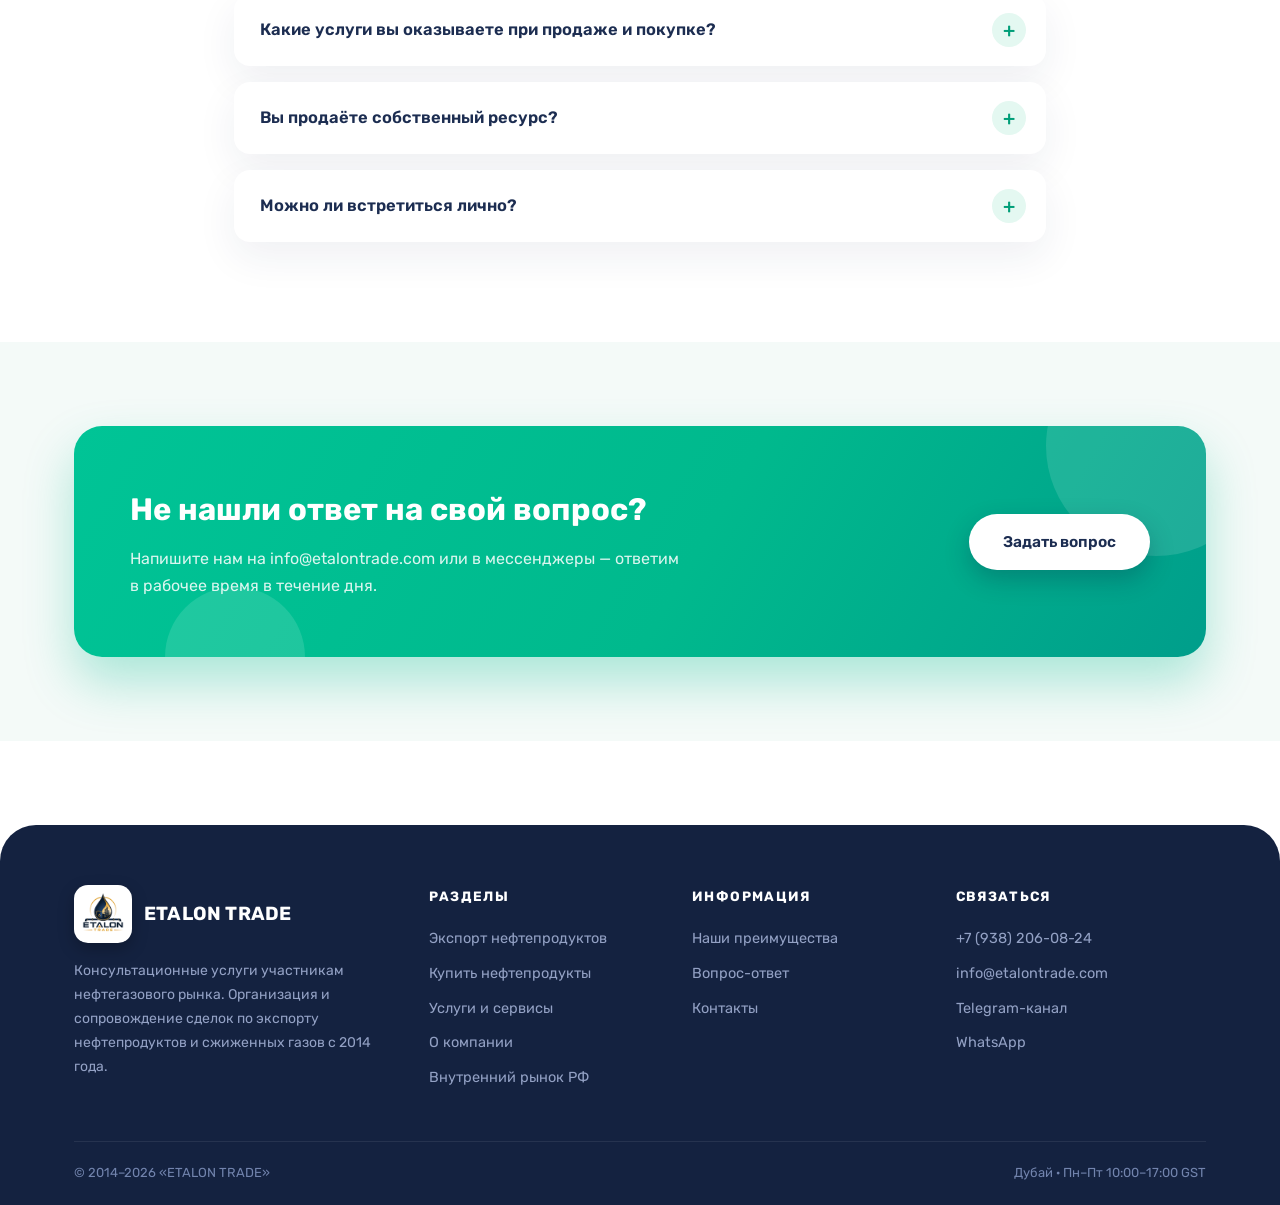
<file: faq.html>
<!DOCTYPE html>
<html lang="ru">
<head>
<meta charset="UTF-8">
<meta name="viewport" content="width=device-width, initial-scale=1.0">
<title>Вопрос-ответ — ETALON TRADE</title>
<meta name="description" content="Ответы на частые вопросы о покупке и продаже нефтепродуктов: как оформить заявку, сроки, комиссия, сопровождение сделки.">
<link rel="preconnect" href="https://fonts.googleapis.com">
<link rel="preconnect" href="https://fonts.gstatic.com" crossorigin>
<link href="https://fonts.googleapis.com/css2?family=Rubik:wght@400;500;600;700&display=swap" rel="stylesheet">
<link rel="icon" type="image/png" href="assets/logo.png">
<link rel="stylesheet" href="assets/styles.css">
</head>
<body>

<div class="topbar">
  <div class="container">
    <div>Пн–Пт: 10:00–17:00 (GST, UTC+4) · Дубай</div>
    <div><a href="mailto:info@etalontrade.com">info@etalontrade.com</a> &nbsp;·&nbsp; <a href="tel:+79382060824">+7 (938) 206-08-24</a></div>
  </div>
</div>

<header class="header">
  <div class="container">
    <a class="logo" href="index.html">
      <img class="logo-img" src="assets/logo.png" alt="ETALON TRADE">
      <span>ETALON TRADE</span>
    </a>
    <nav class="nav">
      <a href="export.html">Экспорт</a>
      <a href="catalog.html">Каталог</a>
      <a href="services.html">Услуги</a>
      <a href="company.html">О компании</a>
      <a href="faq.html" class="active">Вопрос-ответ</a>
      <a href="contacts.html">Контакты</a>
      <a href="domestic.html">Внутренний рынок РФ</a>
    </nav>
    <div class="header-phone">
      <a href="tel:+79382060824">+7 (938) 206-08-24</a>
      
    </div>
    <button class="burger" aria-label="Меню"><span></span><span></span><span></span></button>
  </div>
</header>

<div class="page-head">
  <div class="container">
    <div class="breadcrumbs"><a href="index.html">Главная</a> / Вопрос-ответ</div>
    <h1>Вопрос-ответ</h1>
    <p>Собрали ответы на вопросы, которые чаще всего задают покупатели, продавцы и посредники.</p>
  </div>
</div>

<section class="section">
  <div class="container" style="max-width:860px">
    <div class="section-head">
      <span class="eyebrow">Покупателям</span>
      <h2>О покупке сырья и нефтепродуктов</h2>
    </div>

    <details class="faq-item">
      <summary>Как найти нужный товар?</summary>
      <div class="faq-body">Воспользуйтесь <a href="catalog.html">каталогом</a> и фильтрами на главной странице. Если нужной позиции нет — свяжитесь с командой через форму обратной связи: подберём ресурс под вашу спецификацию.</div>
    </details>

    <details class="faq-item">
      <summary>Что потребуется для покупки?</summary>
      <div class="faq-body">Официальная заявка, подтверждение платёжеспособности и пакет документов, который трейдер уточнит в зависимости от требований конкретного поставщика.</div>
    </details>

    <details class="faq-item">
      <summary>Как оформить покупку?</summary>
      <div class="faq-body">Оставьте контакты на странице товара или позвоните в офис по телефону <a href="tel:+79382060824">+7 (938) 206-08-24</a> — трейдер свяжется с вами и проведёт по всем шагам сделки.</div>
    </details>

    <div class="section-head mt-40">
      <span class="eyebrow">Продавцам</span>
      <h2>О продаже сырья и нефтепродуктов</h2>
    </div>

    <details class="faq-item">
      <summary>Какой размер комиссии?</summary>
      <div class="faq-body">Комиссия определяется индивидуально в ходе переговоров с ресурсодержателем — она зависит от товара, объёма и схемы сделки.</div>
    </details>

    <details class="faq-item">
      <summary>Как быстро продаётся товар?</summary>
      <div class="faq-body">В среднем от двух недель до нескольких месяцев. На срок влияют сезон, качество товара, рыночная цена и количество встречных предложений на рынке.</div>
    </details>

    <details class="faq-item">
      <summary>Как проходит процесс продажи?</summary>
      <div class="faq-body">Начальные переговоры → согласование условий, цены и комиссии → подписание договора → отгрузка и расчёты. На каждом этапе вас сопровождает трейдер консорциума.</div>
    </details>

    <details class="faq-item">
      <summary>Как продать через вас свой ресурс?</summary>
      <div class="faq-body">Обратитесь в отдел закупок через <a href="contacts.html">форму обратной связи</a> — приложите спецификацию товара, объёмы и желаемый базис поставки.</div>
    </details>

    <div class="section-head mt-40">
      <span class="eyebrow">Об услугах</span>
      <h2>О сопровождении сделок</h2>
    </div>

    <details class="faq-item">
      <summary>Какие услуги вы оказываете при продаже и покупке?</summary>
      <div class="faq-body">Поиск контрагентов, организация логистики, разработка схем сделок, юридическое и финансовое сопровождение, подготовка полного пакета документов.</div>
    </details>

    <details class="faq-item">
      <summary>Вы продаёте собственный ресурс?</summary>
      <div class="faq-body">Нет. Консорциум не является собственником ресурсов, продавцом или покупателем — мы сервисная сторона, которая организует и сопровождает сделку между участниками.</div>
    </details>

    <details class="faq-item">
      <summary>Можно ли встретиться лично?</summary>
      <div class="faq-body">Да, личные встречи проводим по предварительной договорённости. Свяжитесь с нами любым удобным способом, чтобы согласовать время.</div>
    </details>
  </div>
</section>

<section class="section alt">
  <div class="container">
    <div class="cta">
      <div>
        <h2>Не нашли ответ на свой вопрос?</h2>
        <p>Напишите нам на info@etalontrade.com или в мессенджеры — ответим в рабочее время в течение дня.</p>
      </div>
      <a class="btn btn-light" href="contacts.html">Задать вопрос</a>
    </div>
  </div>
</section>

<footer class="footer">
  <div class="container">
    <div class="footer-grid">
      <div>
        <a class="logo" href="index.html">
          <img class="logo-img" src="assets/logo.png" alt="ETALON TRADE">
          <span>ETALON TRADE</span>
        </a>
        <p class="foot-about">Консультационные услуги участникам нефтегазового рынка. Организация и сопровождение сделок по экспорту нефтепродуктов и сжиженных газов с 2014 года.</p>
      </div>
      <div>
        <h4>Разделы</h4>
        <ul>
          <li><a href="export.html">Экспорт нефтепродуктов</a></li>
          <li><a href="catalog.html">Купить нефтепродукты</a></li>
          <li><a href="services.html">Услуги и сервисы</a></li>
          <li><a href="company.html">О компании</a></li>
          <li><a href="domestic.html">Внутренний рынок РФ</a></li>
        </ul>
      </div>
      <div>
        <h4>Информация</h4>
        <ul>
          <li><a href="company.html#advantages">Наши преимущества</a></li>
          <li><a href="faq.html">Вопрос-ответ</a></li>
          <li><a href="contacts.html">Контакты</a></li>
        </ul>
      </div>
      <div>
        <h4>Связаться</h4>
        <ul>
          <li><a href="tel:+79382060824">+7 (938) 206-08-24</a></li>
          <li><a href="mailto:info@etalontrade.com">info@etalontrade.com</a></li>
          <li><a href="#" target="_blank" rel="noopener">Telegram-канал</a></li>
          <li><a href="#" target="_blank" rel="noopener">WhatsApp</a></li>
        </ul>
      </div>
    </div>
    <div class="footer-bottom">
      <span>© 2014–2026 «ETALON TRADE»</span>
      <span>Дубай · Пн–Пт 10:00–17:00 GST</span>
    </div>
  </div>
</footer>

<script src="assets/main.js"></script>
</body>
</html>
</file>
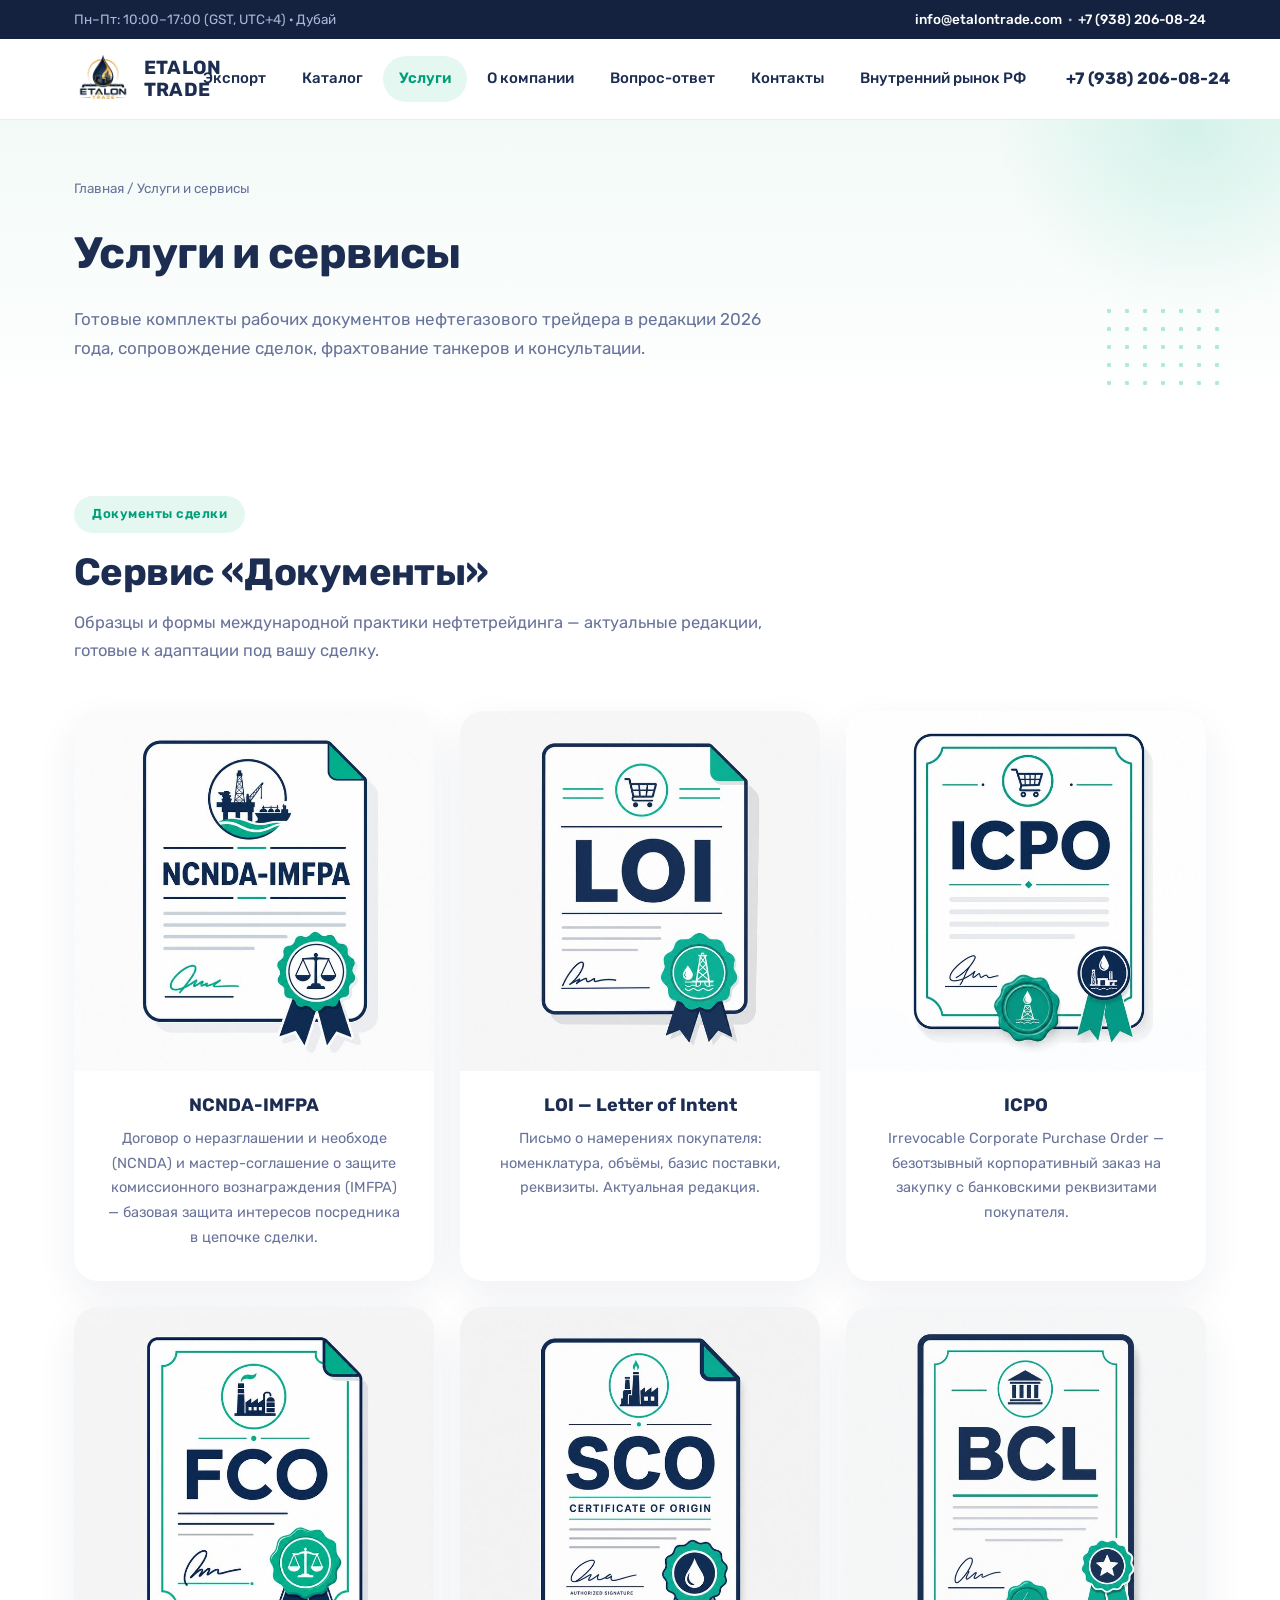
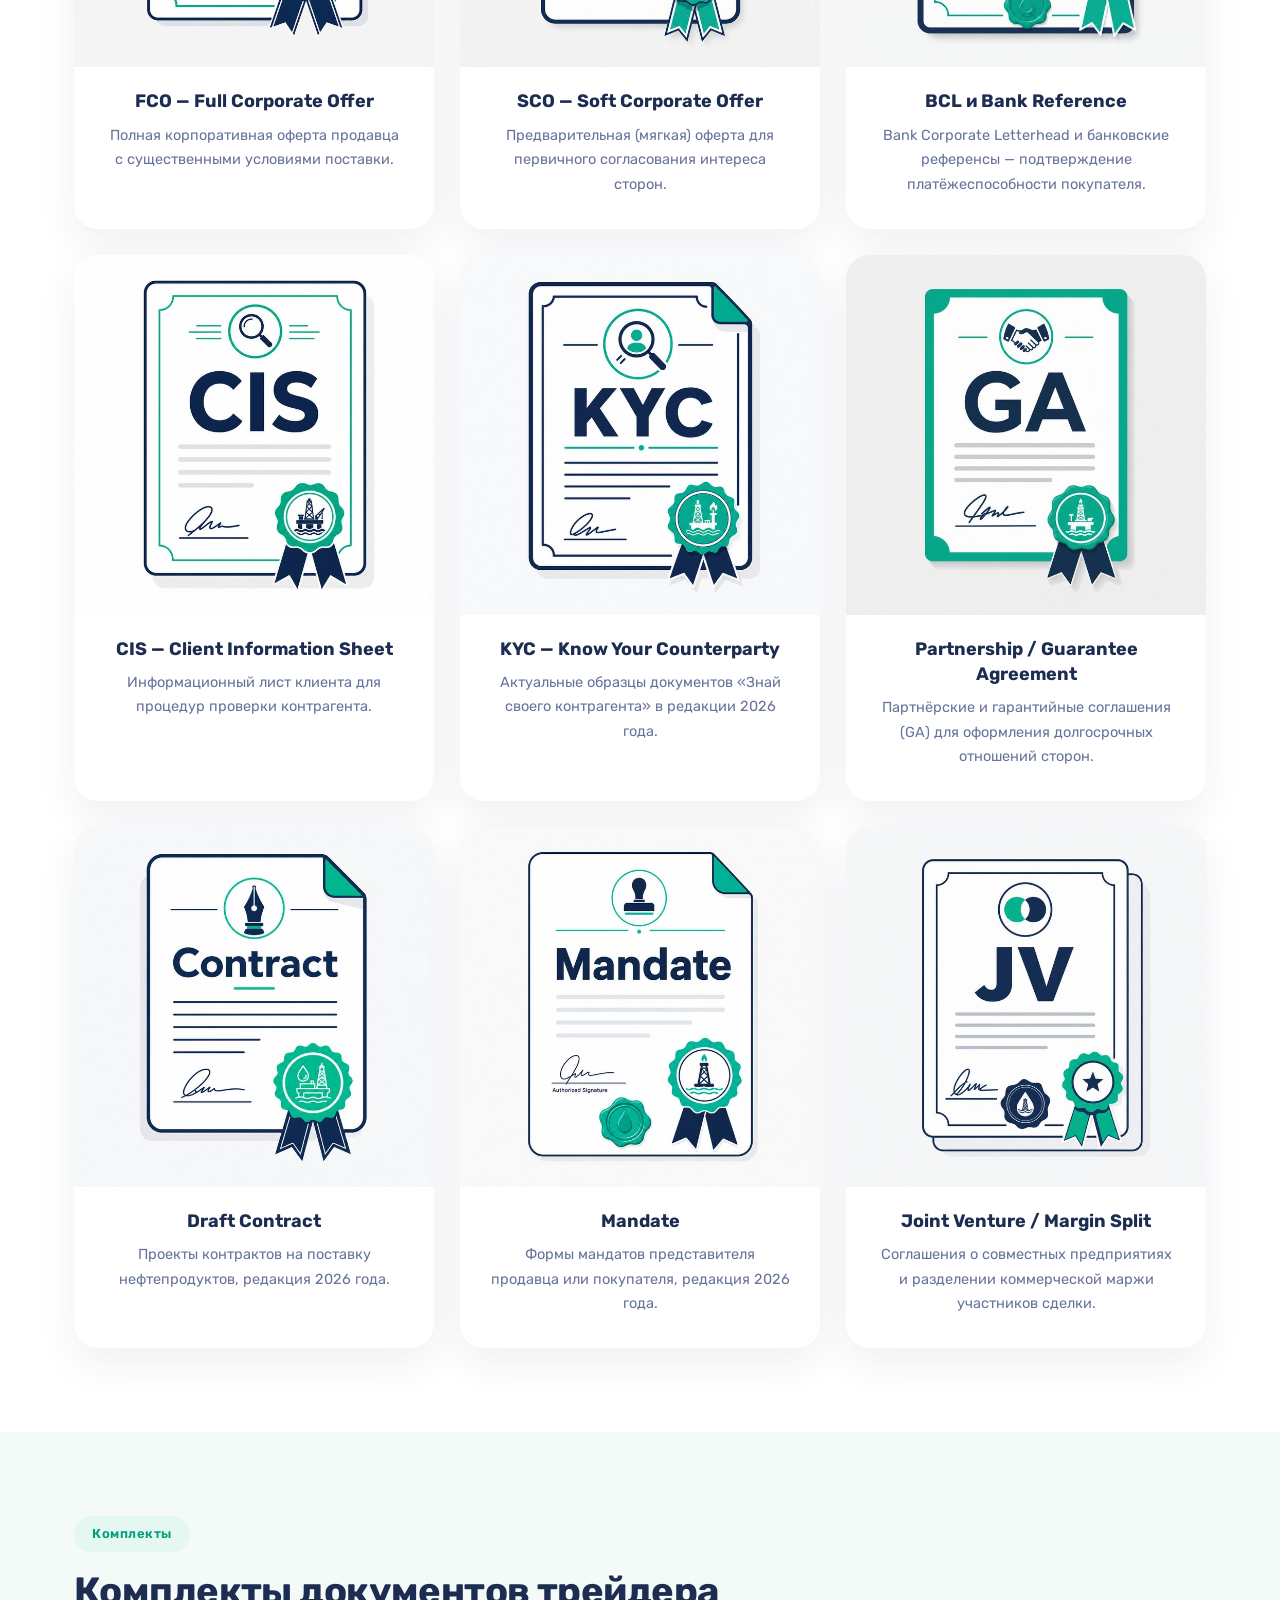
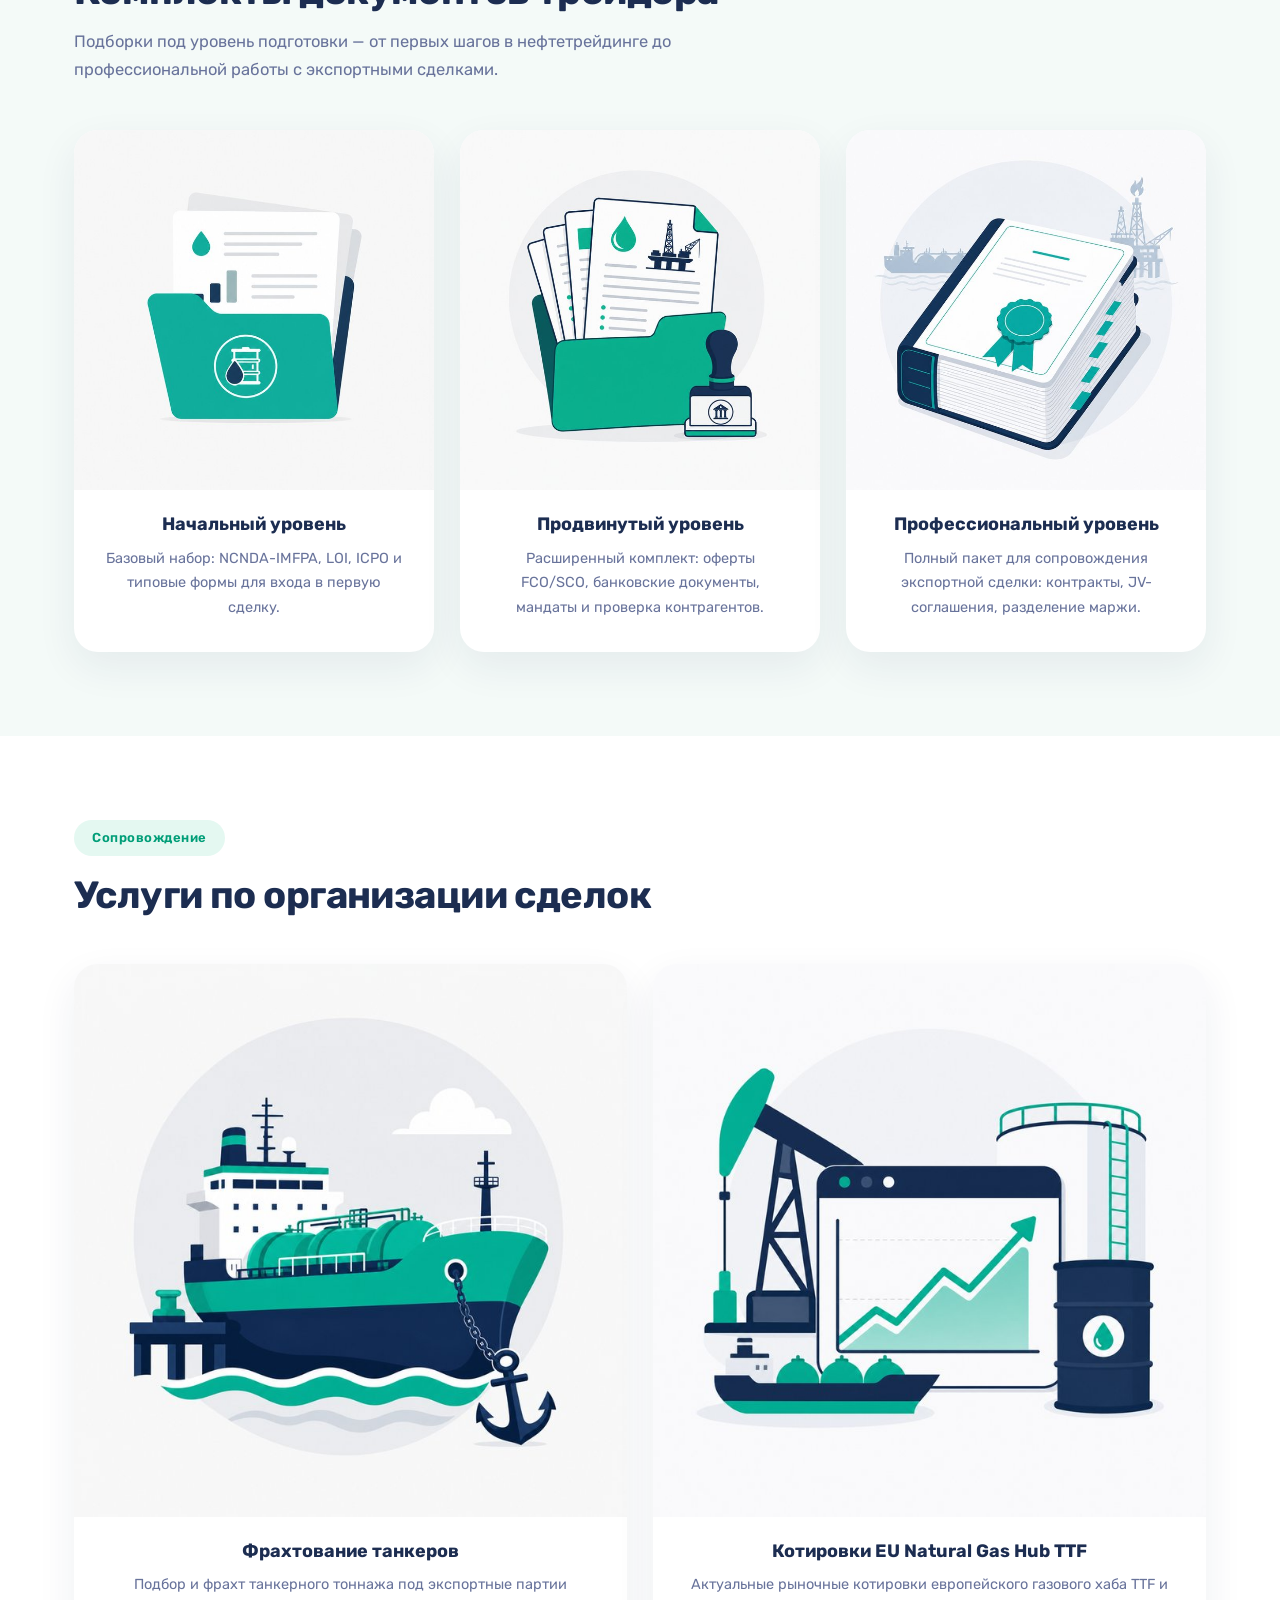
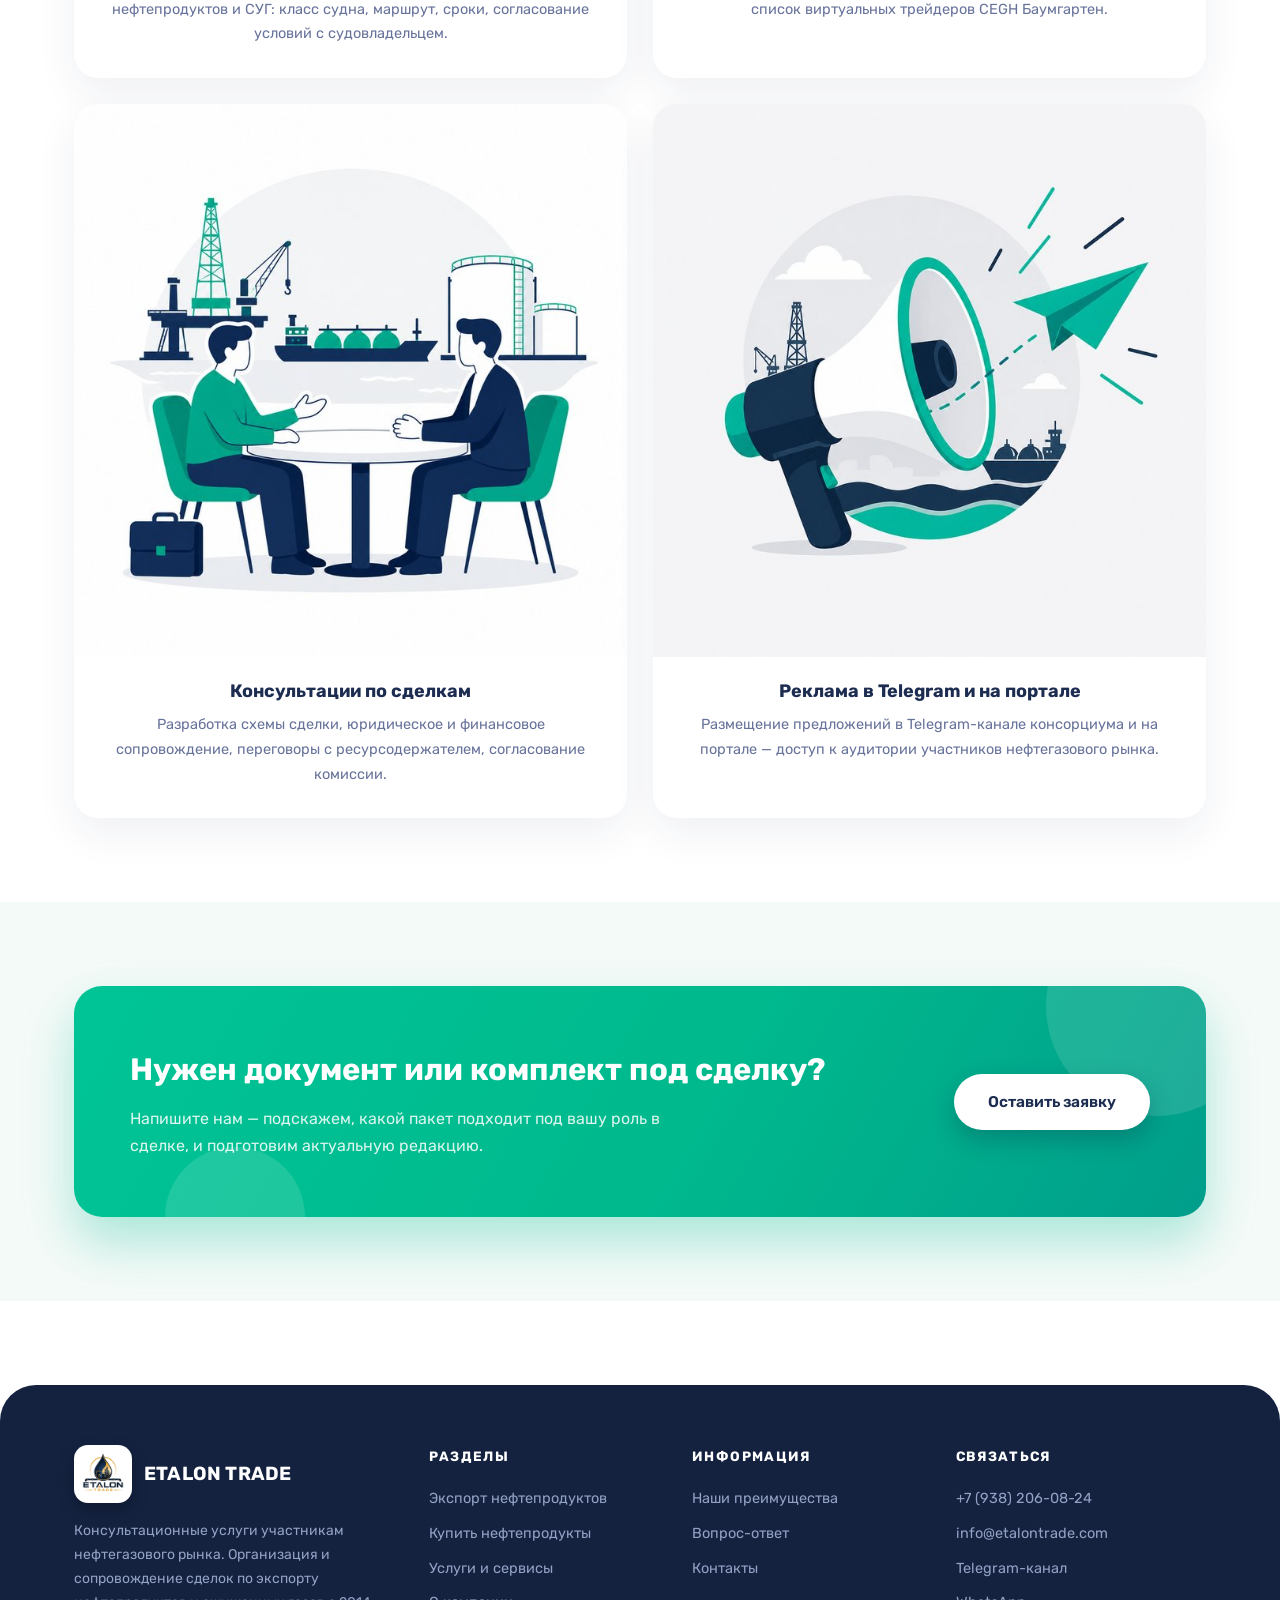
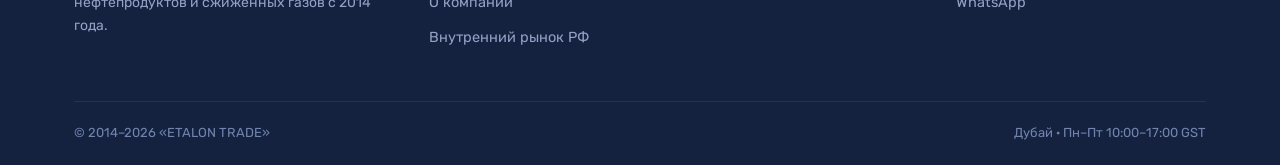
<file: services.html>
<!DOCTYPE html>
<html lang="ru">
<head>
<meta charset="UTF-8">
<meta name="viewport" content="width=device-width, initial-scale=1.0">
<title>Услуги и сервисы — ETALON TRADE</title>
<meta name="description" content="Комплекты документов нефтегазового трейдера: NCNDA-IMFPA, LOI, ICPO, FCO, SCO, BCL, CIS, мандаты и проекты контрактов. Фрахтование танкеров и консультации.">
<link rel="preconnect" href="https://fonts.googleapis.com">
<link rel="preconnect" href="https://fonts.gstatic.com" crossorigin>
<link href="https://fonts.googleapis.com/css2?family=Rubik:wght@400;500;600;700&display=swap" rel="stylesheet">
<link rel="icon" type="image/png" href="assets/logo.png">
<link rel="stylesheet" href="assets/styles.css">
</head>
<body>

<div class="topbar">
  <div class="container">
    <div>Пн–Пт: 10:00–17:00 (GST, UTC+4) · Дубай</div>
    <div><a href="mailto:info@etalontrade.com">info@etalontrade.com</a> &nbsp;·&nbsp; <a href="tel:+79382060824">+7 (938) 206-08-24</a></div>
  </div>
</div>

<header class="header">
  <div class="container">
    <a class="logo" href="index.html">
      <img class="logo-img" src="assets/logo.png" alt="ETALON TRADE">
      <span>ETALON TRADE</span>
    </a>
    <nav class="nav">
      <a href="export.html">Экспорт</a>
      <a href="catalog.html">Каталог</a>
      <a href="services.html" class="active">Услуги</a>
      <a href="company.html">О компании</a>
      <a href="faq.html">Вопрос-ответ</a>
      <a href="contacts.html">Контакты</a>
      <a href="domestic.html">Внутренний рынок РФ</a>
    </nav>
    <div class="header-phone">
      <a href="tel:+79382060824">+7 (938) 206-08-24</a>
      
    </div>
    <button class="burger" aria-label="Меню"><span></span><span></span><span></span></button>
  </div>
</header>

<div class="page-head">
  <div class="container">
    <div class="breadcrumbs"><a href="index.html">Главная</a> / Услуги и сервисы</div>
    <h1>Услуги и сервисы</h1>
    <p>Готовые комплекты рабочих документов нефтегазового трейдера в редакции 2026 года, сопровождение сделок, фрахтование танкеров и консультации.</p>
  </div>
</div>

<section class="section">
  <div class="container">
    <div class="section-head">
      <span class="eyebrow">Документы сделки</span>
      <h2>Сервис «Документы»</h2>
      <p>Образцы и формы международной практики нефтетрейдинга — актуальные редакции, готовые к адаптации под вашу сделку.</p>
    </div>
    <div class="grid grid-3">
      <div class="card">
        <img class="card-photo" src="assets/illus-doc-ncnda.jpg" alt="NCNDA-IMFPA">
        <h3>NCNDA-IMFPA</h3>
        <p>Договор о неразглашении и необходе (NCNDA) и мастер-соглашение о защите комиссионного вознаграждения (IMFPA) — базовая защита интересов посредника в цепочке сделки.</p>
      </div>
      <div class="card">
        <img class="card-photo" src="assets/illus-doc-loi.jpg" alt="LOI — Letter of Intent">
        <h3>LOI — Letter of Intent</h3>
        <p>Письмо о намерениях покупателя: номенклатура, объёмы, базис поставки, реквизиты. Актуальная редакция.</p>
      </div>
      <div class="card">
        <img class="card-photo" src="assets/illus-doc-icpo.jpg" alt="ICPO">
        <h3>ICPO</h3>
        <p>Irrevocable Corporate Purchase Order — безотзывный корпоративный заказ на закупку с банковскими реквизитами покупателя.</p>
      </div>
      <div class="card">
        <img class="card-photo" src="assets/illus-doc-fco.jpg" alt="FCO — Full Corporate Offer">
        <h3>FCO — Full Corporate Offer</h3>
        <p>Полная корпоративная оферта продавца с существенными условиями поставки.</p>
      </div>
      <div class="card">
        <img class="card-photo" src="assets/illus-doc-sco.jpg" alt="SCO — Soft Corporate Offer">
        <h3>SCO — Soft Corporate Offer</h3>
        <p>Предварительная (мягкая) оферта для первичного согласования интереса сторон.</p>
      </div>
      <div class="card">
        <img class="card-photo" src="assets/illus-doc-bcl.jpg" alt="BCL и Bank Reference">
        <h3>BCL и Bank Reference</h3>
        <p>Bank Corporate Letterhead и банковские референсы — подтверждение платёжеспособности покупателя.</p>
      </div>
      <div class="card">
        <img class="card-photo" src="assets/illus-doc-cis.jpg" alt="CIS — Client Information Sheet">
        <h3>CIS — Client Information Sheet</h3>
        <p>Информационный лист клиента для процедур проверки контрагента.</p>
      </div>
      <div class="card">
        <img class="card-photo" src="assets/illus-doc-kyc.jpg" alt="KYC — Know Your Counterparty">
        <h3>KYC — Know Your Counterparty</h3>
        <p>Актуальные образцы документов «Знай своего контрагента» в редакции 2026 года.</p>
      </div>
      <div class="card">
        <img class="card-photo" src="assets/illus-doc-ga.jpg" alt="Partnership / Guarantee Agreement">
        <h3>Partnership / Guarantee Agreement</h3>
        <p>Партнёрские и гарантийные соглашения (GA) для оформления долгосрочных отношений сторон.</p>
      </div>
      <div class="card">
        <img class="card-photo" src="assets/illus-doc-contract.jpg" alt="Draft Contract">
        <h3>Draft Contract</h3>
        <p>Проекты контрактов на поставку нефтепродуктов, редакция 2026 года.</p>
      </div>
      <div class="card">
        <img class="card-photo" src="assets/illus-doc-mandate.jpg" alt="Mandate">
        <h3>Mandate</h3>
        <p>Формы мандатов представителя продавца или покупателя, редакция 2026 года.</p>
      </div>
      <div class="card">
        <img class="card-photo" src="assets/illus-doc-jv.jpg" alt="Joint Venture / Margin Split">
        <h3>Joint Venture / Margin Split</h3>
        <p>Соглашения о совместных предприятиях и разделении коммерческой маржи участников сделки.</p>
      </div>
    </div>
  </div>
</section>

<section class="section alt">
  <div class="container">
    <div class="section-head">
      <span class="eyebrow">Комплекты</span>
      <h2>Комплекты документов трейдера</h2>
      <p>Подборки под уровень подготовки — от первых шагов в нефтетрейдинге до профессиональной работы с экспортными сделками.</p>
    </div>
    <div class="grid grid-3">
      <div class="card">
        <img class="card-photo" src="assets/illus-tier-start.jpg" alt="Начальный уровень — базовый комплект документов" loading="lazy">
        <h3>Начальный уровень</h3>
        <p>Базовый набор: NCNDA-IMFPA, LOI, ICPO и типовые формы для входа в первую сделку.</p>
      </div>
      <div class="card">
        <img class="card-photo" src="assets/illus-tier-advanced.jpg" alt="Продвинутый уровень — расширенный комплект документов" loading="lazy">
        <h3>Продвинутый уровень</h3>
        <p>Расширенный комплект: оферты FCO/SCO, банковские документы, мандаты и проверка контрагентов.</p>
      </div>
      <div class="card">
        <img class="card-photo" src="assets/illus-tier-pro.jpg" alt="Профессиональный уровень — полный пакет документов" loading="lazy">
        <h3>Профессиональный уровень</h3>
        <p>Полный пакет для сопровождения экспортной сделки: контракты, JV-соглашения, разделение маржи.</p>
      </div>
    </div>
  </div>
</section>

<section class="section">
  <div class="container">
    <div class="section-head">
      <span class="eyebrow">Сопровождение</span>
      <h2>Услуги по организации сделок</h2>
    </div>
    <div class="grid grid-2">
      <div class="card">
        <img class="card-photo" src="assets/illus-chartering.jpg" alt="Фрахтование танкеров" loading="lazy">
        <h3>Фрахтование танкеров</h3>
        <p>Подбор и фрахт танкерного тоннажа под экспортные партии нефтепродуктов и СУГ: класс судна, маршрут, сроки, согласование условий с судовладельцем.</p>
      </div>
      <div class="card">
        <img class="card-photo" src="assets/illus-quotes.jpg" alt="Котировки EU Natural Gas Hub TTF" loading="lazy">
        <h3>Котировки EU Natural Gas Hub TTF</h3>
        <p>Актуальные рыночные котировки европейского газового хаба TTF и список виртуальных трейдеров CEGH Баумгартен.</p>
      </div>
      <div class="card">
        <img class="card-photo" src="assets/illus-consulting.jpg" alt="Консультации по сделкам" loading="lazy">
        <h3>Консультации по сделкам</h3>
        <p>Разработка схемы сделки, юридическое и финансовое сопровождение, переговоры с ресурсодержателем, согласование комиссии.</p>
      </div>
      <div class="card">
        <img class="card-photo" src="assets/illus-advertising.jpg" alt="Реклама в Telegram и на портале" loading="lazy">
        <h3>Реклама в Telegram и на портале</h3>
        <p>Размещение предложений в Telegram-канале консорциума и на портале — доступ к аудитории участников нефтегазового рынка.</p>
      </div>
    </div>
  </div>
</section>

<section class="section alt">
  <div class="container">
    <div class="cta">
      <div>
        <h2>Нужен документ или комплект под сделку?</h2>
        <p>Напишите нам — подскажем, какой пакет подходит под вашу роль в сделке, и подготовим актуальную редакцию.</p>
      </div>
      <a class="btn btn-light" href="contacts.html">Оставить заявку</a>
    </div>
  </div>
</section>

<footer class="footer">
  <div class="container">
    <div class="footer-grid">
      <div>
        <a class="logo" href="index.html">
          <img class="logo-img" src="assets/logo.png" alt="ETALON TRADE">
          <span>ETALON TRADE</span>
        </a>
        <p class="foot-about">Консультационные услуги участникам нефтегазового рынка. Организация и сопровождение сделок по экспорту нефтепродуктов и сжиженных газов с 2014 года.</p>
      </div>
      <div>
        <h4>Разделы</h4>
        <ul>
          <li><a href="export.html">Экспорт нефтепродуктов</a></li>
          <li><a href="catalog.html">Купить нефтепродукты</a></li>
          <li><a href="services.html">Услуги и сервисы</a></li>
          <li><a href="company.html">О компании</a></li>
          <li><a href="domestic.html">Внутренний рынок РФ</a></li>
        </ul>
      </div>
      <div>
        <h4>Информация</h4>
        <ul>
          <li><a href="company.html#advantages">Наши преимущества</a></li>
          <li><a href="faq.html">Вопрос-ответ</a></li>
          <li><a href="contacts.html">Контакты</a></li>
        </ul>
      </div>
      <div>
        <h4>Связаться</h4>
        <ul>
          <li><a href="tel:+79382060824">+7 (938) 206-08-24</a></li>
          <li><a href="mailto:info@etalontrade.com">info@etalontrade.com</a></li>
          <li><a href="#" target="_blank" rel="noopener">Telegram-канал</a></li>
          <li><a href="#" target="_blank" rel="noopener">WhatsApp</a></li>
        </ul>
      </div>
    </div>
    <div class="footer-bottom">
      <span>© 2014–2026 «ETALON TRADE»</span>
      <span>Дубай · Пн–Пт 10:00–17:00 GST</span>
    </div>
  </div>
</footer>

<script src="assets/main.js"></script>
</body>
</html>
</file>
<file: assets/styles.css>
/* ============================================================
   Northway Capital — светлая тема в стиле Landio
   Приёмы: мятный акцент, navy-заголовки, pill-кнопки с цветной
   тенью, карточки без рамок, пастельные иконки-чипы, блобы
   ============================================================ */

:root {
  --c-primary: #00b98d;
  --c-primary-dark: #009e78;
  --c-primary-tint: #e4f8f1;
  --c-navy: #1c2d51;
  --c-navy-deep: #142240;
  --c-text: #1c2d51;
  --c-text-soft: #68739b;
  --c-bg: #ffffff;
  --c-bg-alt: #f4faf8;
  --c-surface: #ffffff;
  --c-border: #e8ecf4;

  /* пастельные чипы */
  --chip-green-bg: #e4f8f1;  --chip-green: #00b98d;
  --chip-violet-bg: #efecff; --chip-violet: #7b61ff;
  --chip-orange-bg: #fff3e4; --chip-orange: #ff9f43;
  --chip-blue-bg: #e8f2ff;   --chip-blue: #3d7fff;
  --chip-pink-bg: #ffecf1;   --chip-pink: #f0568c;
  --chip-yellow-bg: #fff8e0; --chip-yellow: #e8b410;

  --radius: 24px;
  --radius-sm: 16px;
  --shadow: 0 15px 40px rgba(28, 45, 81, 0.07);
  --shadow-hover: 0 25px 55px rgba(28, 45, 81, 0.13);
  --shadow-btn: 0 10px 25px rgba(0, 185, 141, 0.35);
  --container: 1180px;
}

* { margin: 0; padding: 0; box-sizing: border-box; }

html { scroll-behavior: smooth; }

body {
  font-family: "Rubik", "Segoe UI", system-ui, -apple-system, sans-serif;
  font-size: 16px;
  line-height: 1.7;
  color: var(--c-text);
  background: var(--c-bg);
}

img { max-width: 100%; display: block; }

a { color: var(--c-primary); text-decoration: none; transition: color .2s; }
a:hover { color: var(--c-primary-dark); }

h1, h2, h3, h4 { color: var(--c-navy); }

.container {
  max-width: var(--container);
  margin: 0 auto;
  padding: 0 24px;
}

/* ---------- Верхняя полоса ---------- */

.topbar {
  background: var(--c-navy-deep);
  color: #aab6d4;
  font-size: 13.5px;
  padding: 8px 0;
}

.topbar .container {
  display: flex;
  justify-content: space-between;
  gap: 16px;
  flex-wrap: wrap;
}

.topbar a { color: #ffffff; font-weight: 500; }
.topbar a:hover { color: var(--c-primary); }

/* ---------- Шапка ---------- */

.header {
  background: rgba(255, 255, 255, .92);
  backdrop-filter: blur(10px);
  position: sticky;
  top: 0;
  z-index: 100;
  box-shadow: 0 1px 0 var(--c-border);
}

.header .container {
  display: flex;
  align-items: center;
  justify-content: space-between;
  gap: 24px;
  min-height: 80px;
}

.logo {
  display: flex;
  align-items: center;
  gap: 12px;
  font-weight: 700;
  font-size: 19px;
  letter-spacing: .01em;
  color: var(--c-navy);
  line-height: 1.15;
}

.logo:hover { color: var(--c-navy); }

.logo-mark {
  width: 46px;
  height: 46px;
  border-radius: 50%;
  background: linear-gradient(135deg, #00d2a8 0%, var(--c-primary) 55%, #00a887 100%);
  color: #fff;
  display: flex;
  align-items: center;
  justify-content: center;
  font-size: 21px;
  font-weight: 700;
  flex-shrink: 0;
  box-shadow: 0 8px 18px rgba(0, 185, 141, .35);
}

.logo-img {
  width: 58px;
  height: 58px;
  object-fit: contain;
  flex-shrink: 0;
}

/* белая подложка в тёмном футере, чтобы логотип не сливался с фоном */
.footer .logo-img {
  background: #fff;
  border-radius: 14px;
  padding: 4px;
  box-shadow: 0 6px 16px rgba(0, 0, 0, .25);
}

.logo small {
  display: block;
  font-size: 10.5px;
  font-weight: 500;
  color: var(--c-text-soft);
  letter-spacing: .1em;
  text-transform: uppercase;
}

.nav { display: flex; gap: 4px; }

.nav a {
  padding: 10px 16px;
  border-radius: 999px;
  color: var(--c-navy);
  font-weight: 500;
  font-size: 15px;
  white-space: nowrap;
}

.nav a:hover { background: var(--c-primary-tint); color: var(--c-primary-dark); }
.nav a.active { background: var(--c-primary-tint); color: var(--c-primary-dark); font-weight: 600; }

.header-phone { text-align: right; line-height: 1.35; }
.header-phone a { font-weight: 700; font-size: 16.5px; color: var(--c-navy); white-space: nowrap; }
.header-phone a:hover { color: var(--c-primary); }
.header-phone span { display: block; font-size: 12px; color: var(--c-text-soft); }

.burger {
  display: none;
  background: var(--c-primary-tint);
  border: none;
  border-radius: 50%;
  width: 46px;
  height: 46px;
  cursor: pointer;
  flex-direction: column;
  align-items: center;
  justify-content: center;
  gap: 5px;
}

.burger span {
  width: 18px;
  height: 2px;
  background: var(--c-primary-dark);
  border-radius: 2px;
  transition: .25s;
}

/* ---------- Кнопки ---------- */

.btn {
  display: inline-block;
  padding: 15px 34px;
  border-radius: 999px;
  font-weight: 600;
  font-size: 15.5px;
  cursor: pointer;
  border: none;
  transition: .25s;
  text-align: center;
  font-family: inherit;
}

.btn-primary {
  background: var(--c-primary);
  color: #fff;
  box-shadow: var(--shadow-btn);
}
.btn-primary:hover {
  background: var(--c-primary-dark);
  color: #fff;
  transform: translateY(-3px);
  box-shadow: 0 14px 30px rgba(0, 185, 141, .45);
}

.btn-outline {
  background: #fff;
  color: var(--c-navy);
  box-shadow: inset 0 0 0 2px var(--c-border);
}
.btn-outline:hover {
  box-shadow: inset 0 0 0 2px var(--c-primary);
  color: var(--c-primary-dark);
  transform: translateY(-3px);
}

.btn-light {
  background: #fff;
  color: var(--c-navy);
  box-shadow: 0 10px 25px rgba(10, 30, 60, .25);
}
.btn-light:hover {
  background: var(--c-navy-deep);
  color: #fff;
  transform: translateY(-3px);
}

/* ---------- Hero ---------- */

.hero {
  position: relative;
  overflow: hidden;
  background: linear-gradient(180deg, #f2faf7 0%, #ffffff 100%);
  padding: 84px 0 72px;
}

/* декоративные блобы */
.hero::before,
.hero::after {
  content: "";
  position: absolute;
  border-radius: 50%;
  pointer-events: none;
}

.hero::before {
  width: 480px;
  height: 480px;
  right: -140px;
  top: -180px;
  background: radial-gradient(circle, rgba(0, 185, 141, .14) 0%, transparent 65%);
}

.hero::after {
  width: 380px;
  height: 380px;
  left: -160px;
  bottom: -160px;
  background: radial-gradient(circle, rgba(123, 97, 255, .12) 0%, transparent 65%);
}

/* точечный паттерн */
.hero .container {
  position: relative;
  z-index: 1;
}

.hero .container::before {
  content: "";
  position: absolute;
  width: 140px;
  height: 100px;
  right: 10px;
  top: -30px;
  background-image: radial-gradient(rgba(0, 185, 141, .35) 2px, transparent 2.5px);
  background-size: 18px 18px;
  pointer-events: none;
}

.hero-grid {
  display: grid;
  grid-template-columns: 1.25fr 1fr;
  gap: 52px;
  align-items: center;
}

.hero h1 {
  font-size: clamp(32px, 4.4vw, 50px);
  line-height: 1.16;
  font-weight: 700;
  letter-spacing: -0.015em;
  margin-bottom: 22px;
}

.hero h1 em {
  font-style: normal;
  color: var(--c-primary-dark);
  position: relative;
  white-space: normal;
}

/* эффект «маркера» под словом */
.hero h1 em::after {
  content: "";
  position: absolute;
  left: -2px;
  right: -2px;
  bottom: 4px;
  height: 12px;
  background: rgba(0, 185, 141, .22);
  border-radius: 6px;
  z-index: -1;
}

.hero p.lead {
  font-size: 18px;
  color: var(--c-text-soft);
  margin-bottom: 32px;
  max-width: 560px;
}

.hero-actions { display: flex; gap: 16px; flex-wrap: wrap; }

.hero-card {
  background: var(--c-surface);
  border-radius: var(--radius);
  box-shadow: var(--shadow-hover);
  padding: 32px;
  position: relative;
}

/* акцентная «капля» на карточке */
.hero-card::before {
  content: "";
  position: absolute;
  width: 64px;
  height: 64px;
  right: -18px;
  top: -18px;
  border-radius: 50% 50% 50% 12px;
  background: linear-gradient(135deg, #ffd166, #ff9f43);
  box-shadow: 0 10px 22px rgba(255, 159, 67, .4);
}

.hero-card h3 { font-size: 18px; margin-bottom: 16px; }

.hero-card ul { list-style: none; }

.hero-card li {
  padding: 11px 0 11px 34px;
  border-bottom: 1px dashed var(--c-border);
  position: relative;
  font-size: 15px;
}

.hero-card li:last-child { border-bottom: none; }

.hero-card li::before {
  content: "✓";
  position: absolute;
  left: 0;
  top: 10px;
  width: 22px;
  height: 22px;
  border-radius: 50%;
  background: var(--c-primary-tint);
  color: var(--c-primary-dark);
  font-size: 12px;
  font-weight: 700;
  display: flex;
  align-items: center;
  justify-content: center;
}

/* чередование цветов галочек */
.hero-card li:nth-child(2)::before { background: var(--chip-violet-bg); color: var(--chip-violet); }
.hero-card li:nth-child(3)::before { background: var(--chip-orange-bg); color: var(--chip-orange); }
.hero-card li:nth-child(4)::before { background: var(--chip-blue-bg); color: var(--chip-blue); }
.hero-card li:nth-child(5)::before { background: var(--chip-pink-bg); color: var(--chip-pink); }

/* ---------- Статистика ---------- */

.stats {
  display: grid;
  grid-template-columns: repeat(4, 1fr);
  gap: 22px;
  margin-top: 56px;
}

.stat {
  background: var(--c-surface);
  border-radius: var(--radius-sm);
  box-shadow: var(--shadow);
  padding: 24px 28px;
  transition: .25s;
}

.stat:hover { transform: translateY(-4px); box-shadow: var(--shadow-hover); }

.stat b { display: block; font-size: 32px; font-weight: 700; color: var(--c-navy); line-height: 1.2; }
.stat span { font-size: 14px; color: var(--c-text-soft); }

.stat:nth-child(1) b { color: var(--c-primary-dark); }
.stat:nth-child(2) b { color: var(--chip-violet); }
.stat:nth-child(3) b { color: var(--chip-orange); }
.stat:nth-child(4) b { color: var(--chip-blue); }

/* ---------- Секции ---------- */

.section { padding: 84px 0; }
.section.alt { background: var(--c-bg-alt); }

.section-head { max-width: 720px; margin-bottom: 46px; }

.section-head .eyebrow {
  display: inline-block;
  font-size: 13px;
  font-weight: 600;
  letter-spacing: .04em;
  color: var(--c-primary-dark);
  background: var(--c-primary-tint);
  border-radius: 999px;
  padding: 7px 18px;
  margin-bottom: 16px;
}

.section-head h2 {
  font-size: clamp(26px, 3.2vw, 38px);
  font-weight: 700;
  line-height: 1.22;
  letter-spacing: -0.015em;
}

.section-head p { margin-top: 14px; color: var(--c-text-soft); font-size: 16.5px; }

/* ---------- Карточки ---------- */

.grid { display: grid; gap: 26px; }
.grid-2 { grid-template-columns: repeat(2, 1fr); }
.grid-3 { grid-template-columns: repeat(3, 1fr); }
.grid-4 { grid-template-columns: repeat(4, 1fr); }

.card {
  background: var(--c-surface);
  border-radius: var(--radius);
  box-shadow: var(--shadow);
  padding: 32px 30px;
  transition: .28s;
  display: flex;
  flex-direction: column;
  align-items: center;
  text-align: center;
}

a.card { color: var(--c-text); }

.card:hover { box-shadow: var(--shadow-hover); transform: translateY(-6px); }

.card .card-photo {
  width: calc(100% + 60px);
  max-width: none;
  height: auto;
  margin: -32px -30px 22px;
  border-radius: var(--radius) var(--radius) 0 0;
  display: block;
}

.card .icon {
  width: 62px;
  height: 62px;
  border-radius: 50%;
  background: var(--chip-green-bg);
  color: var(--chip-green);
  font-size: 26px;
  display: flex;
  align-items: center;
  justify-content: center;
  margin-bottom: 20px;
  transition: .28s;
}

.card .icon svg, .contact-row .ci svg {
  width: 55%;
  height: 55%;
}

.card:hover .icon { transform: scale(1.08) rotate(-4deg); }

/* чередование пастельных чипов */
.grid > .card:nth-child(6n+2) .icon { background: var(--chip-violet-bg); }
.grid > .card:nth-child(6n+3) .icon { background: var(--chip-orange-bg); }
.grid > .card:nth-child(6n+4) .icon { background: var(--chip-blue-bg); }
.grid > .card:nth-child(6n+5) .icon { background: var(--chip-pink-bg); }
.grid > .card:nth-child(6n+6) .icon { background: var(--chip-yellow-bg); }

.card h3 { font-size: 18px; margin-bottom: 8px; line-height: 1.4; }
.card p { font-size: 14.5px; color: var(--c-text-soft); flex: 1; }

.card .card-link {
  margin-top: 16px;
  font-weight: 600;
  font-size: 14px;
  color: var(--c-primary-dark);
}

.card:hover .card-link { letter-spacing: .02em; }

.card .tag {
  font-size: 12px;
  font-weight: 600;
  letter-spacing: .04em;
  color: var(--c-primary-dark);
  background: var(--c-primary-tint);
  border-radius: 999px;
  padding: 5px 15px;
  margin-bottom: 16px;
}

.grid > .card:nth-child(6n+2) .tag { background: var(--chip-violet-bg); color: var(--chip-violet); }
.grid > .card:nth-child(6n+3) .tag { background: var(--chip-orange-bg); color: var(--chip-orange); }
.grid > .card:nth-child(6n+4) .tag { background: var(--chip-blue-bg); color: var(--chip-blue); }
.grid > .card:nth-child(6n+5) .tag { background: var(--chip-pink-bg); color: var(--chip-pink); }
.grid > .card:nth-child(6n+6) .tag { background: var(--chip-yellow-bg); color: var(--chip-yellow); }

/* ---------- Таблица характеристик ---------- */

.spec-table {
  width: 100%;
  border-collapse: separate;
  border-spacing: 0;
  font-size: 15px;
  background: var(--c-surface);
  border-radius: var(--radius-sm);
  box-shadow: var(--shadow);
  overflow: hidden;
}

.spec-table th, .spec-table td { padding: 15px 22px; text-align: left; }
.spec-table td { border-top: 1px solid var(--c-border); }

.spec-table th {
  background: var(--c-primary-tint);
  color: var(--c-primary-dark);
  font-size: 13px;
  text-transform: uppercase;
  letter-spacing: .06em;
}

.spec-table tr:hover td { background: #f7fbfa; }

/* ---------- Шаги ---------- */

.steps { display: grid; grid-template-columns: repeat(4, 1fr); gap: 26px; counter-reset: step; }
.steps-2 { grid-template-columns: repeat(2, 1fr); max-width: 720px; margin: 0 auto; }

.step {
  background: var(--c-surface);
  border-radius: var(--radius);
  box-shadow: var(--shadow);
  padding: 30px 28px;
  counter-increment: step;
  transition: .28s;
  display: flex;
  flex-direction: column;
  align-items: center;
  text-align: center;
}

.step:hover { transform: translateY(-6px); box-shadow: var(--shadow-hover); }

.step .step-photo {
  width: calc(100% + 56px);
  max-width: none;
  height: auto;
  margin: -30px -28px 20px;
  border-radius: var(--radius) var(--radius) 0 0;
  display: block;
}

.step::before {
  content: counter(step);
  display: flex;
  align-items: center;
  justify-content: center;
  width: 46px;
  height: 46px;
  border-radius: 50%;
  font-size: 18px;
  font-weight: 700;
  margin-bottom: 18px;
  background: var(--chip-green-bg);
  color: var(--chip-green);
}

.step:nth-child(2)::before { background: var(--chip-violet-bg); color: var(--chip-violet); }
.step:nth-child(3)::before { background: var(--chip-orange-bg); color: var(--chip-orange); }
.step:nth-child(4)::before { background: var(--chip-blue-bg); color: var(--chip-blue); }

.steps.no-numbers .step::before { display: none; }

.step h3 { font-size: 17px; margin-bottom: 8px; }
.step p { font-size: 14.5px; color: var(--c-text-soft); }

/* ---------- CTA-полоса ---------- */

.cta {
  position: relative;
  overflow: hidden;
  background: linear-gradient(120deg, #00c496 0%, var(--c-primary) 55%, #009e8b 100%);
  border-radius: 28px;
  color: #fff;
  padding: 58px 56px;
  display: flex;
  align-items: center;
  justify-content: space-between;
  gap: 32px;
  flex-wrap: wrap;
  box-shadow: 0 25px 50px rgba(0, 185, 141, .3);
}

.cta::before,
.cta::after {
  content: "";
  position: absolute;
  border-radius: 50%;
  background: rgba(255, 255, 255, .12);
  pointer-events: none;
}

.cta::before { width: 220px; height: 220px; right: -60px; top: -90px; }
.cta::after { width: 140px; height: 140px; left: 8%; bottom: -70px; }

.cta h2 { font-size: clamp(23px, 2.7vw, 31px); font-weight: 700; margin-bottom: 8px; color: #fff; }
.cta p { color: rgba(255, 255, 255, .85); max-width: 560px; }
.cta p a { color: #fff; text-decoration: underline; }
.cta .btn { flex-shrink: 0; position: relative; z-index: 1; }

/* ---------- FAQ ---------- */

.faq-item {
  background: var(--c-surface);
  border-radius: var(--radius-sm);
  box-shadow: var(--shadow);
  margin-bottom: 16px;
  overflow: hidden;
  transition: .25s;
}

.faq-item[open] { box-shadow: var(--shadow-hover); }

.faq-item summary {
  cursor: pointer;
  padding: 22px 60px 22px 26px;
  font-weight: 600;
  font-size: 16.5px;
  color: var(--c-navy);
  list-style: none;
  position: relative;
}

.faq-item summary::-webkit-details-marker { display: none; }

.faq-item summary::after {
  content: "+";
  position: absolute;
  right: 20px;
  top: 50%;
  transform: translateY(-50%);
  width: 34px;
  height: 34px;
  border-radius: 50%;
  background: var(--c-primary-tint);
  color: var(--c-primary-dark);
  font-size: 20px;
  font-weight: 500;
  display: flex;
  align-items: center;
  justify-content: center;
  transition: .2s;
}

.faq-item[open] summary::after {
  content: "–";
  background: var(--c-primary);
  color: #fff;
  box-shadow: 0 6px 14px rgba(0, 185, 141, .35);
}

.faq-item .faq-body { padding: 0 26px 24px; color: var(--c-text-soft); font-size: 15.5px; }

/* ---------- Страничный заголовок ---------- */

.page-head {
  position: relative;
  overflow: hidden;
  background: linear-gradient(180deg, #f2faf7 0%, #ffffff 100%);
  padding: 58px 0 50px;
}

.page-head::before {
  content: "";
  position: absolute;
  width: 420px;
  height: 420px;
  right: -120px;
  top: -200px;
  border-radius: 50%;
  background: radial-gradient(circle, rgba(0, 185, 141, .13) 0%, transparent 65%);
  pointer-events: none;
}

.page-head::after {
  content: "";
  position: absolute;
  width: 120px;
  height: 90px;
  right: 60px;
  bottom: 20px;
  background-image: radial-gradient(rgba(0, 185, 141, .3) 2px, transparent 2.5px);
  background-size: 18px 18px;
  pointer-events: none;
}

.breadcrumbs { font-size: 13.5px; color: var(--c-text-soft); margin-bottom: 16px; }
.breadcrumbs a { color: var(--c-text-soft); }
.breadcrumbs a:hover { color: var(--c-primary-dark); }

.page-head h1 { font-size: clamp(30px, 3.8vw, 44px); font-weight: 700; letter-spacing: -0.015em; }
.page-head p { margin-top: 14px; color: var(--c-text-soft); font-size: 17px; max-width: 720px; }

/* ---------- Контакты ---------- */

.contact-grid { display: grid; grid-template-columns: 1fr 1.2fr; gap: 30px; align-items: start; }

.contact-card {
  background: var(--c-surface);
  border-radius: var(--radius);
  box-shadow: var(--shadow);
  padding: 34px;
}

.contact-card h3 { margin-bottom: 18px; font-size: 19px; }

.contact-row { display: flex; align-items: center; gap: 16px; padding: 14px 0; border-bottom: 1px dashed var(--c-border); }
.contact-row:last-child { border-bottom: none; }

.contact-row .ci {
  width: 46px;
  height: 46px;
  flex-shrink: 0;
  border-radius: 50%;
  background: var(--chip-green-bg);
  display: flex;
  align-items: center;
  justify-content: center;
  font-size: 19px;
  overflow: hidden;
}

.contact-row .ci img {
  width: 100%;
  height: 100%;
  object-fit: cover;
}

.contact-row:nth-child(2) .ci { background: var(--chip-violet-bg); }
.contact-row:nth-child(3) .ci { background: var(--chip-orange-bg); }
.contact-row:nth-child(4) .ci { background: var(--chip-blue-bg); }
.contact-row:nth-child(5) .ci { background: var(--chip-pink-bg); }
.contact-row:nth-child(6) .ci { background: var(--chip-yellow-bg); }

.contact-row b { display: block; font-size: 15.5px; color: var(--c-navy); }
.contact-row span, .contact-row a.val { font-size: 14.5px; color: var(--c-text-soft); }
.contact-row a.val { display: block; font-weight: 600; color: var(--c-primary-dark); font-size: 15.5px; }

/* ---------- Форма ---------- */

.form {
  background: var(--c-surface);
  border-radius: var(--radius);
  box-shadow: var(--shadow-hover);
  padding: 34px;
}

.form h3 { margin-bottom: 6px; font-size: 20px; }
.form > p { color: var(--c-text-soft); font-size: 14.5px; margin-bottom: 20px; }

.form label { display: block; font-weight: 600; font-size: 14px; margin: 16px 0 7px; color: var(--c-navy); }

.form input, .form textarea, .form select {
  width: 100%;
  padding: 14px 18px;
  border: 1.5px solid var(--c-border);
  border-radius: 14px;
  font: inherit;
  font-size: 15px;
  background: #f7f9fc;
  color: var(--c-text);
  transition: .2s;
}

.form input:focus, .form textarea:focus, .form select:focus {
  outline: none;
  border-color: var(--c-primary);
  background: #fff;
  box-shadow: 0 0 0 4px rgba(0, 185, 141, .12);
}

.form textarea { min-height: 110px; resize: vertical; }
.form .btn { margin-top: 22px; width: 100%; }
.form .note { font-size: 12.5px; color: var(--c-text-soft); margin-top: 12px; }

/* ---------- Футер ---------- */

.footer {
  background: var(--c-navy-deep);
  color: #93a1c4;
  padding: 60px 0 0;
  margin-top: 84px;
  font-size: 14.5px;
  border-radius: 36px 36px 0 0;
}

.footer-grid {
  display: grid;
  grid-template-columns: 1.4fr 1fr 1fr 1.1fr;
  gap: 36px;
  padding-bottom: 42px;
}

.footer h4 {
  color: #fff;
  font-size: 13.5px;
  text-transform: uppercase;
  letter-spacing: .1em;
  margin-bottom: 18px;
}

.footer ul { list-style: none; }
.footer li { margin-bottom: 10px; }
.footer a { color: #93a1c4; }
.footer a:hover { color: var(--c-primary); }

.footer .logo { color: #fff; margin-bottom: 16px; }
.footer .logo small { color: #7284ad; }
.footer .foot-about { max-width: 300px; font-size: 14px; }

.footer-bottom {
  border-top: 1px solid rgba(255, 255, 255, .08);
  padding: 20px 0;
  display: flex;
  justify-content: space-between;
  gap: 12px;
  flex-wrap: wrap;
  font-size: 13px;
  color: #7284ad;
}

/* ---------- Вспомогательные ---------- */

.notice {
  background: var(--chip-yellow-bg);
  border-radius: var(--radius-sm);
  box-shadow: var(--shadow);
  padding: 22px 26px 22px 60px;
  font-size: 15px;
  color: #6d5a13;
  position: relative;
}

.notice::before {
  content: "!";
  position: absolute;
  left: 20px;
  top: 22px;
  width: 26px;
  height: 26px;
  border-radius: 50%;
  background: var(--chip-yellow);
  color: #fff;
  font-weight: 700;
  font-size: 15px;
  display: flex;
  align-items: center;
  justify-content: center;
}

.notice a { color: #9c7c00; text-decoration: underline; }

.mt-40 { margin-top: 40px; }
.mt-24 { margin-top: 24px; }

.badge-row { display: flex; flex-wrap: wrap; gap: 12px; }

.badge {
  background: var(--c-surface);
  border-radius: 999px;
  box-shadow: var(--shadow);
  padding: 10px 22px;
  font-size: 14px;
  font-weight: 500;
  color: var(--c-navy);
  transition: .2s;
}

.badge:hover { transform: translateY(-3px); box-shadow: var(--shadow-hover); }

/* ---------- Адаптив ---------- */

@media (max-width: 1020px) {
  .grid-4 { grid-template-columns: repeat(2, 1fr); }
  .grid-3 { grid-template-columns: repeat(2, 1fr); }
  .steps { grid-template-columns: repeat(2, 1fr); }
  .stats { grid-template-columns: repeat(2, 1fr); }
  .footer-grid { grid-template-columns: repeat(2, 1fr); }
  .hero-grid { grid-template-columns: 1fr; }
  .header-phone { display: none; }
}

@media (max-width: 760px) {
  .nav {
    display: none;
    position: absolute;
    top: 100%;
    left: 0;
    right: 0;
    background: var(--c-surface);
    flex-direction: column;
    padding: 14px 16px 20px;
    box-shadow: 0 20px 30px rgba(28, 45, 81, .12);
    border-radius: 0 0 24px 24px;
  }
  .nav.open { display: flex; }
  .burger { display: flex; }
  .grid-2, .grid-3 { grid-template-columns: 1fr; }
  .contact-grid { grid-template-columns: 1fr; }
  .cta { padding: 38px 28px; }
  .section { padding: 56px 0; }
  .hero { padding: 56px 0 48px; }
  .footer { border-radius: 24px 24px 0 0; }
}

@media (max-width: 520px) {
  .grid-4, .steps, .stats { grid-template-columns: 1fr; }
  .footer-grid { grid-template-columns: 1fr; }
}
</file>
